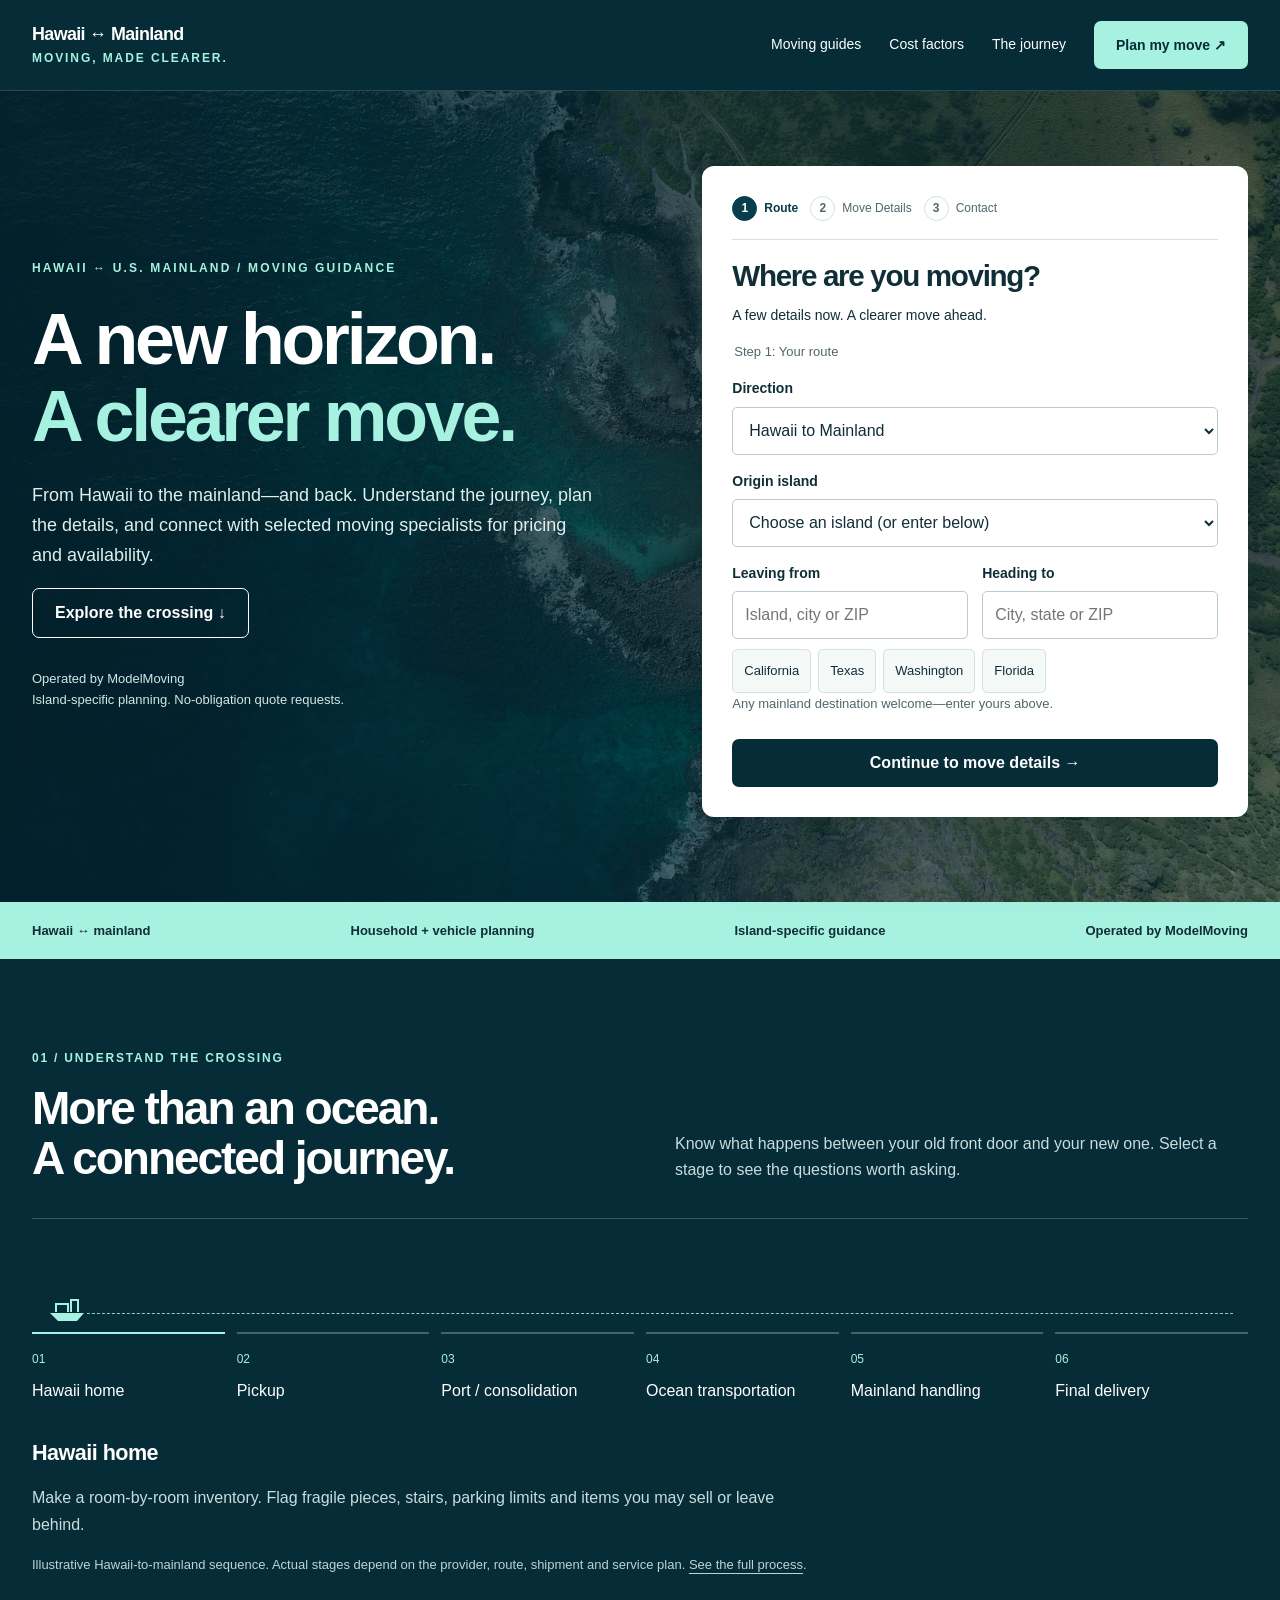
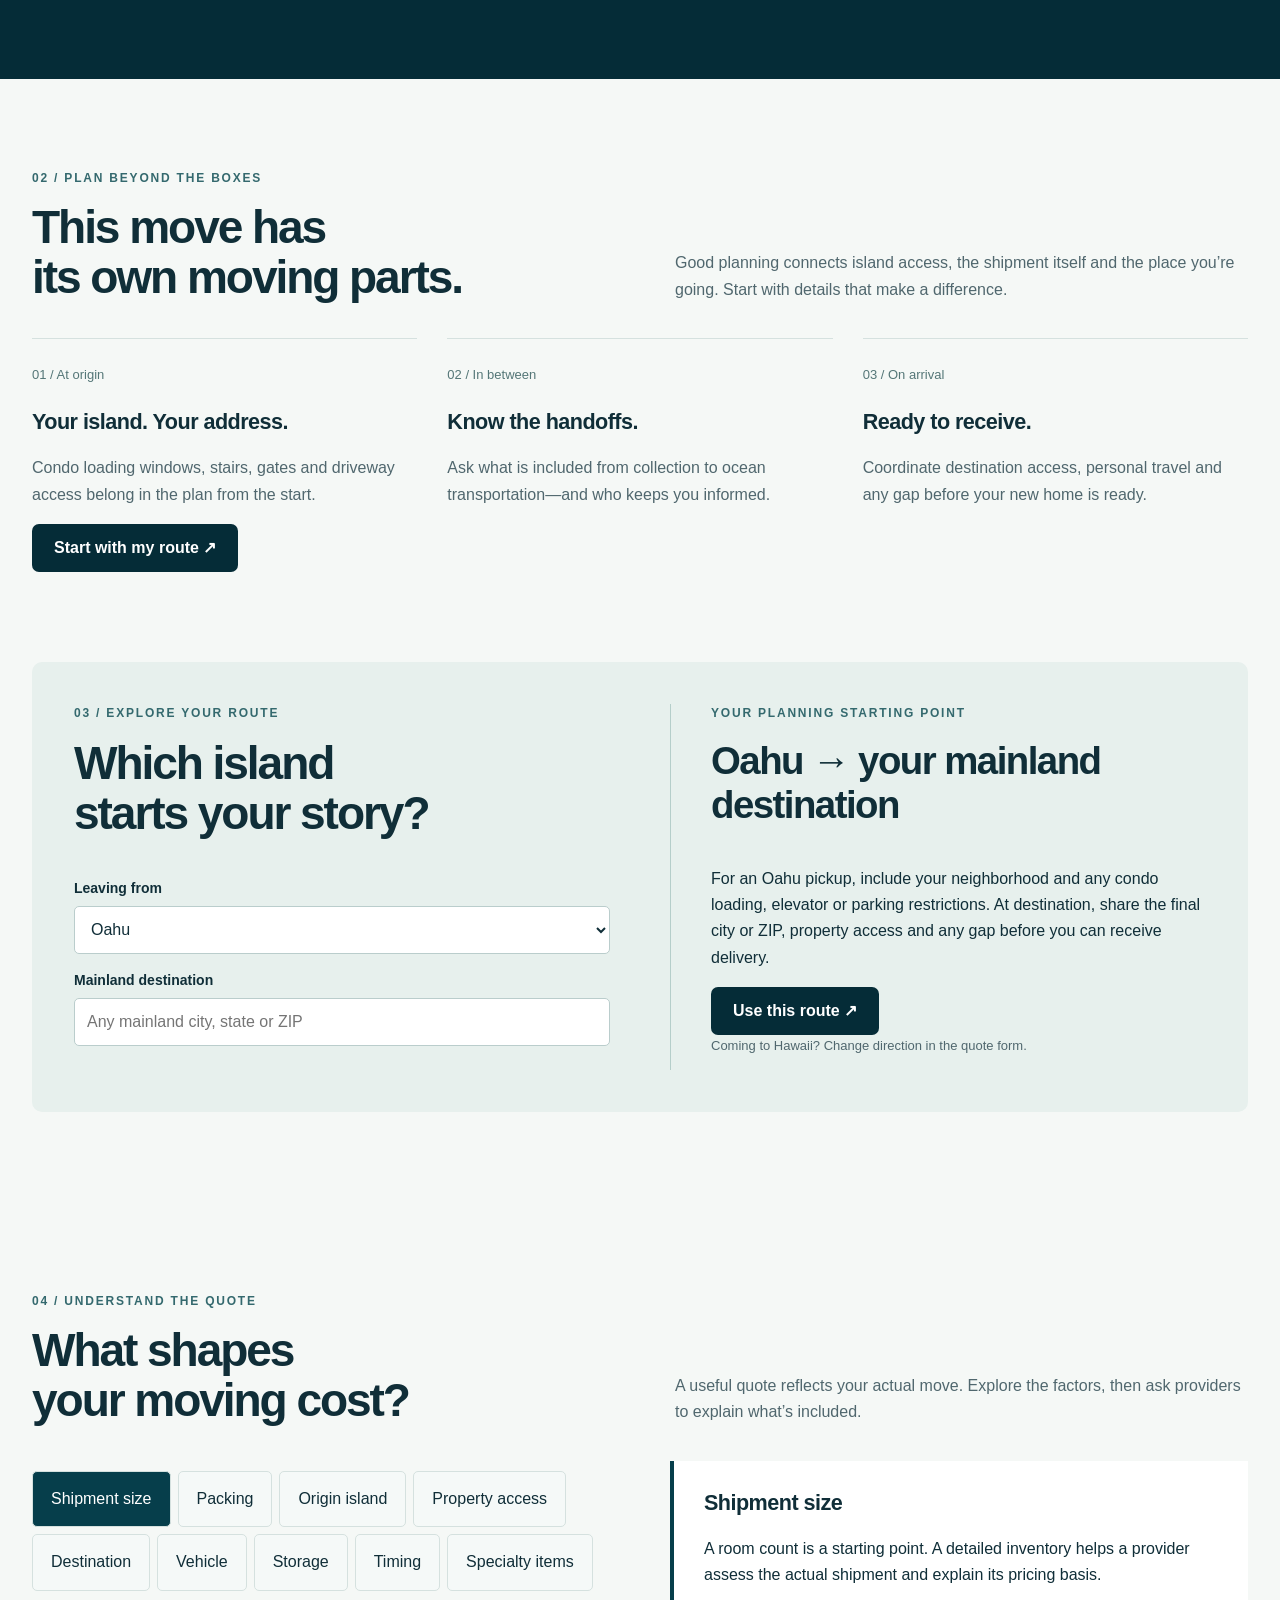
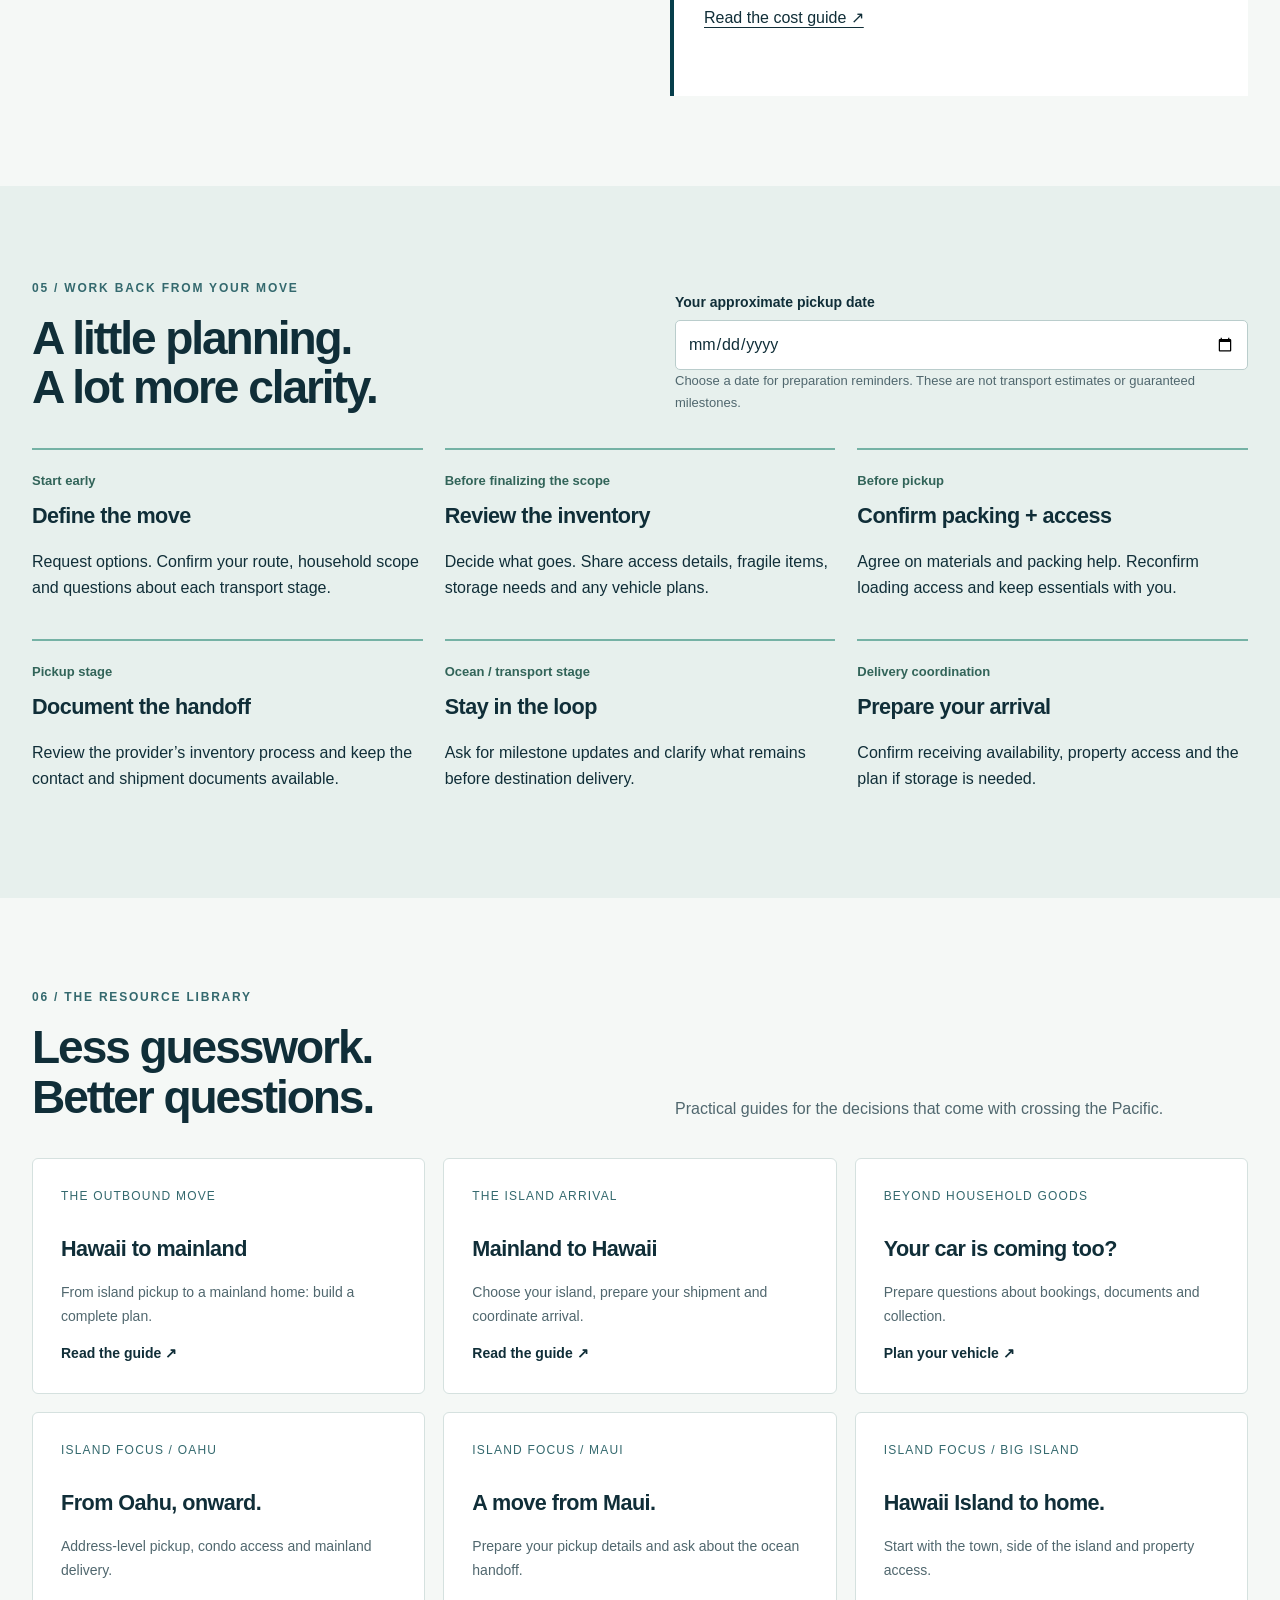
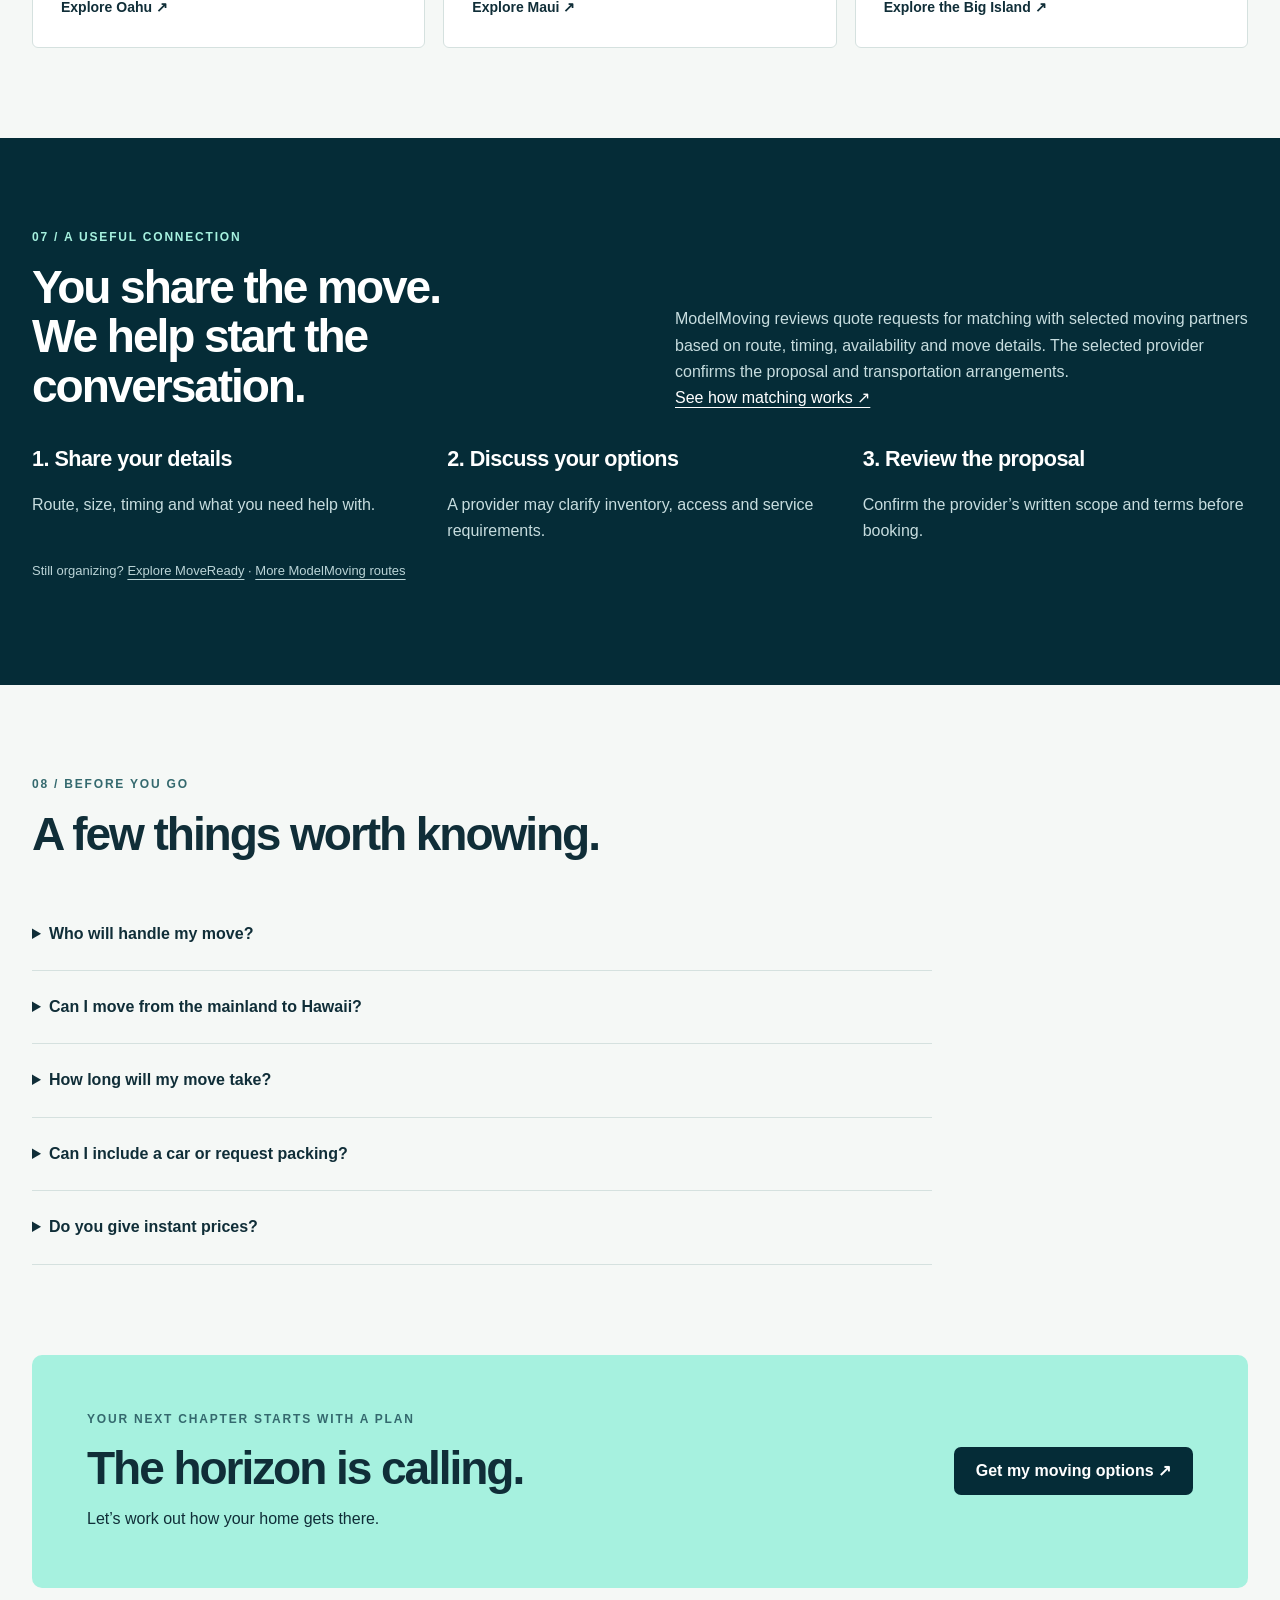
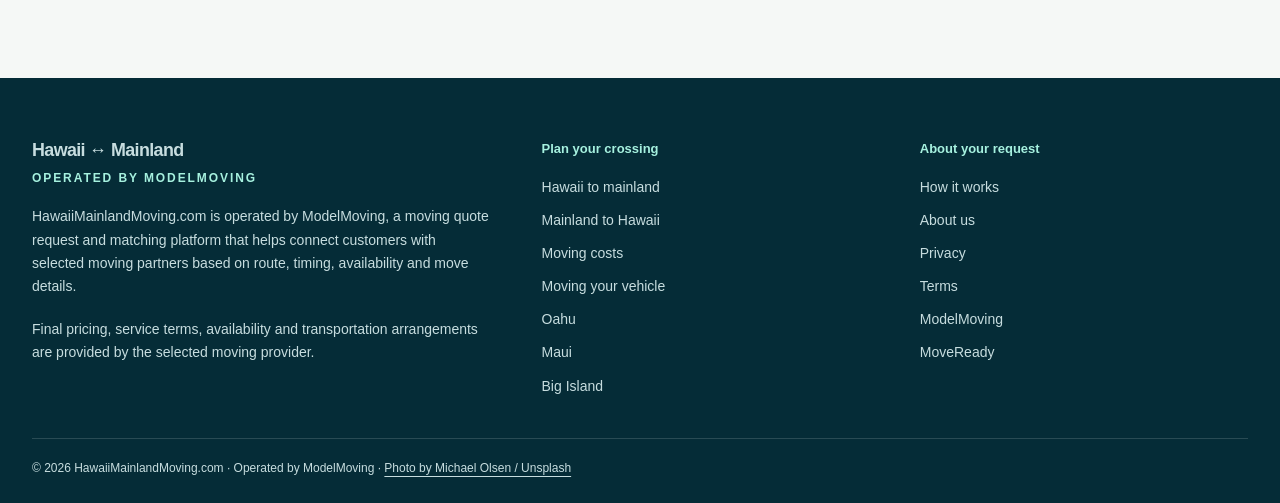
<file: index.html>
<!doctype html><html lang="en"><head><meta charset="utf-8"><meta name="viewport" content="width=device-width,initial-scale=1"><title>Hawaii ↔ Mainland Moving | A Clearer Plan for Your Move</title><meta name="description" content="Plan your Hawaii-mainland move, explore island logistics and cost factors, and request moving options through ModelMoving."><link rel="canonical" href="https://hawaiimainlandmoving.com/"><meta property="og:type" content="website"><meta property="og:title" content="Hawaii ↔ Mainland Moving | A Clearer Plan for Your Move"><meta property="og:description" content="Plan your Hawaii-mainland move, explore island logistics and cost factors, and request moving options through ModelMoving."><meta property="og:url" content="https://hawaiimainlandmoving.com/"><meta property="og:site_name" content="HawaiiMainlandMoving.com"><meta name="twitter:card" content="summary"><meta name="twitter:title" content="Hawaii ↔ Mainland Moving | A Clearer Plan for Your Move"><meta name="twitter:description" content="Plan your Hawaii-mainland move, explore island logistics and cost factors, and request moving options through ModelMoving."><meta name="theme-color" content="#052c37"><link rel="icon" href="/assets/favicon.svg" type="image/svg+xml"><link rel="stylesheet" href="/assets/site.css"><script async src="https://www.googletagmanager.com/gtag/js?id=G-KJPYXXWGEV"></script><script>window.dataLayer=window.dataLayer||[];function gtag(){dataLayer.push(arguments)}gtag('js',new Date());gtag('config','G-KJPYXXWGEV');</script><script type="application/ld+json">{"@context": "https://schema.org", "@graph": [{"@type": "WebSite", "@id": "https://hawaiimainlandmoving.com/#website", "url": "https://hawaiimainlandmoving.com/", "name": "HawaiiMainlandMoving.com"}, {"@type": "WebPage", "@id": "https://hawaiimainlandmoving.com/#webpage", "url": "https://hawaiimainlandmoving.com/", "name": "Hawaii \u2194 Mainland Moving | A Clearer Plan for Your Move", "description": "Plan your Hawaii-mainland move, explore island logistics and cost factors, and request moving options through ModelMoving.", "isPartOf": {"@id": "https://hawaiimainlandmoving.com/#website"}}, {"@type": "FAQPage", "mainEntity": [{"@type": "Question", "name": "Who will handle my move?", "acceptedAnswer": {"@type": "Answer", "text": "HawaiiMainlandMoving.com is operated by ModelMoving, a quote request and matching platform. A selected moving provider confirms availability, pricing, service terms and transportation arrangements."}}, {"@type": "Question", "name": "Can I move from the mainland to Hawaii?", "acceptedAnswer": {"@type": "Answer", "text": "Yes. Choose Mainland to Hawaii in the form and enter your mainland origin and destination island or community."}}, {"@type": "Question", "name": "How long will my move take?", "acceptedAnswer": {"@type": "Answer", "text": "Timing depends on the provider, route, shipment and service plan. Ask about the full sequence from pickup through ocean transport and final delivery, not only the sailing stage."}}, {"@type": "Question", "name": "Can I include a car or request packing?", "acceptedAnswer": {"@type": "Answer", "text": "Yes. Add those needs in the Move Details step. The provider confirms whether they are included in its proposal or require separate arrangements."}}, {"@type": "Question", "name": "Do you give instant prices?", "acceptedAnswer": {"@type": "Answer", "text": "No. The cost explorer explains factors that may influence pricing. Actual quotes come from providers after reviewing the move."}}]}]}</script><script defer src="/assets/site.js"></script></head><body><a class="skip" href="#main">Skip to content</a><header><div class="wrap nav"><a class="brand" href="/">Hawaii ↔ Mainland<small>Moving, made clearer.</small></a><button class="menu" id="menu" aria-controls="navigation" aria-expanded="false" aria-label="Open navigation">☰</button><nav class="navlinks" id="navigation" aria-label="Main navigation"><a href="/hawaii-to-mainland-moving/">Moving guides</a><a href="/hawaii-mainland-moving-cost/">Cost factors</a><a href="/hawaii-moving-shipping-process/">The journey</a><a href="/#quote" class="btn" data-event="hmm_quote_cta_click">Plan my move ↗</a></nav></div></header><main id="main"><section class="hero"><img class="hero-image" src="/assets/ocean-hero.webp" alt="Deep blue ocean along the rocky coastline near Pele’s Chair on Oahu" width="2200" height="1545" fetchpriority="high"><div class="wrap hero-grid"><div><span class="eyebrow">Hawaii ↔ U.S. mainland / Moving guidance</span><h1>A new horizon.<br><em>A clearer move.</em></h1><p class="hero-copy">From Hawaii to the mainland—and back. Understand the journey, plan the details, and connect with selected moving specialists for pricing and availability.</p><a href="#journey" class="btn line">Explore the crossing ↓</a><p class="hero-note">Operated by ModelMoving<br>Island-specific planning. No-obligation quote requests.</p></div><aside class="quote" id="quote" aria-label="Moving quote request"><ol class="steps" aria-label="Quote progress"><li aria-current="step"><b>1</b> Route</li><li><b>2</b> Move Details</li><li><b>3</b> Contact</li></ol><h2 id="form-heading" tabindex="-1">Where are you moving?</h2><p id="route-summary">A few details now. A clearer move ahead.</p><noscript><p>This guided form needs JavaScript. You can also <a href="https://modelmoving.com/?utm_source=hawaiimainlandmoving.com&amp;utm_medium=referral&amp;utm_campaign=nojs">visit ModelMoving</a> for quote help.</p></noscript><form id="quote-form" action="https://api.web3forms.com/submit" method="POST">
<input type="hidden" name="access_key" value="6bc5385c-1b5b-4955-bb2e-fc6da8bc924d"><input type="hidden" name="subject" value="New HawaiiMainlandMoving.com Quote Request"><input type="hidden" name="source" value="HawaiiMainlandMoving.com"><input type="hidden" name="source_site" value="hawaiimainlandmoving.com"><input type="hidden" name="route" value="Hawaii to US Mainland"><input type="hidden" name="route_page" value="HawaiiMainlandMoving.com Homepage"><input type="hidden" name="service_area" value="Hawaii and US Mainland"><input type="hidden" name="lead_type" value="Moving Quote Request"><input type="hidden" name="utm_source"><input type="hidden" name="utm_medium"><input type="hidden" name="utm_campaign"><input type="hidden" name="traffic_source"><input type="hidden" name="traffic_medium"><input type="hidden" name="traffic_campaign"><input type="hidden" name="landing_page"><input type="hidden" name="current_page_url"><input type="hidden" name="referrer"><input type="hidden" name="referring_site"><div class="honeypot" aria-hidden="true"><label>Leave this unchecked<input type="checkbox" name="botcheck" tabindex="-1"></label></div>
<fieldset data-step="0"><legend class="fine">Step 1: Your route</legend><label for="direction">Direction</label><select id="direction"><option value="from-hawaii">Hawaii to Mainland</option><option value="to-hawaii">Mainland to Hawaii</option></select><label for="island" id="island-label">Origin island</label><select id="island"><option value="">Choose an island (or enter below)</option><option>Oahu</option><option>Maui</option><option>Big Island</option><option>Kauai</option><option>Other Hawaii location</option></select><div class="row"><div><label for="moving-from">Leaving from</label><input id="moving-from" name="moving_from" required placeholder="Island, city or ZIP" autocomplete="off" maxlength="180"></div><div><label for="moving-to">Heading to</label><input id="moving-to" name="moving_to" required placeholder="City, state or ZIP" autocomplete="off" maxlength="180"></div></div><div class="chips" aria-label="Popular mainland states"><button class="chip" type="button" data-destination="California">California</button><button class="chip" type="button" data-destination="Texas">Texas</button><button class="chip" type="button" data-destination="Washington">Washington</button><button class="chip" type="button" data-destination="Florida">Florida</button></div><p class="fine">Any mainland destination welcome—enter yours above.</p><div class="form-actions"><button type="button" class="btn dark next" data-next>Continue to move details →</button></div></fieldset>
<fieldset data-step="1" hidden><legend class="fine">Step 2: Your move details</legend><div class="row"><div><label for="move-date">Estimated move date (optional)</label><input type="date" id="move-date" name="move_date"></div><div><label for="move-size">Move size</label><select id="move-size" name="move_size" required><option value="">Select size</option><option>Studio</option><option>1 Bedroom</option><option>2 Bedroom</option><option>3 Bedroom</option><option>4 Bedroom</option><option>5+ Bedroom</option><option>Storage Unit</option><option>Office / Commercial</option><option>Other</option></select></div></div><div class="row"><div><label for="vehicle">Moving a vehicle too?</label><select id="vehicle"><option>Not sure</option><option>Yes</option><option>No</option></select></div><div><label for="packing">Need packing help?</label><select id="packing"><option>Not sure</option><option>Yes</option><option>No</option></select></div></div><p class="fine">An approximate date is fine. Your provider will confirm service availability and scheduling.</p><div class="form-actions"><button type="button" class="btn line" data-back>Back</button><button type="button" class="btn dark next" data-next>Continue to contact →</button></div></fieldset>
<fieldset data-step="2" hidden><legend class="fine">Step 3: Your contact details</legend><label for="full-name">Full name</label><input id="full-name" name="full_name" autocomplete="name" minlength="2" maxlength="120" required><div class="row"><div><label for="phone">Phone</label><input id="phone" type="tel" name="phone" autocomplete="tel" required maxlength="40"></div><div><label for="email">Email</label><input id="email" type="email" name="email" autocomplete="email" required maxlength="254"></div></div><label for="notes">Anything else? (optional)</label><textarea id="notes" name="notes" maxlength="4000" placeholder="Access, storage, fragile items, flexible dates…"></textarea><p class="consent">No obligation. By submitting this form, you agree that ModelMoving and selected moving partners may contact you about your moving quote request by phone, text, or email. Message/data rates may apply. Consent is not required to purchase services. <a href="/privacy/">Privacy</a> · <a href="/terms/">Terms</a></p><div class="form-actions"><button type="button" class="btn line" data-back>Back</button><button type="submit" id="submit" class="btn dark submit">Get My Moving Options</button></div><p class="fine">ModelMoving matches requests. Your selected provider confirms pricing and transportation arrangements.</p></fieldset><div id="form-status" class="status" role="status" aria-live="polite" tabindex="-1"></div></form></aside></div></section>
<div class="band"><div class="wrap"><span>Hawaii ↔ mainland</span><span>Household + vehicle planning</span><span>Island-specific guidance</span><span>Operated by ModelMoving</span></div></div>
<section class="section dark-section" id="journey"><div class="wrap"><div class="section-head"><div><div class="kicker">01 / Understand the crossing</div><h2>More than an ocean.<br>A connected journey.</h2></div><p>Know what happens between your old front door and your new one. Select a stage to see the questions worth asking.</p></div><div class="journey"><div class="journey-track" aria-hidden="true"><svg class="ship" viewBox="0 0 40 30" fill="none"><path d="M3 18h34l-7 8H11L3 18Z" fill="currentColor"/><path d="M9 17V9h12v8M24 17V5h7v12" stroke="currentColor" stroke-width="2"/></svg></div><div class="journey-stages"><button class="stage" data-stage="0" aria-pressed="true"><span>01</span>Hawaii home</button><button class="stage" data-stage="1" aria-pressed="false"><span>02</span>Pickup</button><button class="stage" data-stage="2" aria-pressed="false"><span>03</span>Port / consolidation</button><button class="stage" data-stage="3" aria-pressed="false"><span>04</span>Ocean transportation</button><button class="stage" data-stage="4" aria-pressed="false"><span>05</span>Mainland handling</button><button class="stage" data-stage="5" aria-pressed="false"><span>06</span>Final delivery</button></div><div class="journey-detail" aria-live="polite"><h3 id="journey-title">Hawaii home</h3><p id="journey-copy">Make a room-by-room inventory. Flag fragile pieces, stairs, parking limits and items you may sell or leave behind.</p></div><p class="fine">Illustrative Hawaii-to-mainland sequence. Actual stages depend on the provider, route, shipment and service plan. <a href="/hawaii-moving-shipping-process/" data-event="hmm_guide_click">See the full process</a>.</p></div></div></section>
<section class="section"><div class="wrap"><div class="section-head"><div><div class="kicker">02 / Plan beyond the boxes</div><h2>This move has<br>its own moving parts.</h2></div><p>Good planning connects island access, the shipment itself and the place you’re going. Start with details that make a difference.</p></div><div class="feature-grid"><article class="feature"><span class="number">01 / At origin</span><h3>Your island. Your address.</h3><p>Condo loading windows, stairs, gates and driveway access belong in the plan from the start.</p></article><article class="feature"><span class="number">02 / In between</span><h3>Know the handoffs.</h3><p>Ask what is included from collection to ocean transportation—and who keeps you informed.</p></article><article class="feature"><span class="number">03 / On arrival</span><h3>Ready to receive.</h3><p>Coordinate destination access, personal travel and any gap before your new home is ready.</p></article></div><a class="btn dark" href="#quote" data-event="hmm_quote_cta_click">Start with my route ↗</a></div></section>
<section class="section" style="padding-top:0" id="routes"><div class="wrap explorer"><div><div class="kicker">03 / Explore your route</div><h2>Which island<br>starts your story?</h2><label for="explore-island">Leaving from</label><select id="explore-island"><option>Oahu</option><option>Maui</option><option>Big Island</option><option>Kauai</option></select><label for="explore-destination">Mainland destination</label><input id="explore-destination" placeholder="Any mainland city, state or ZIP" maxlength="180"></div><div class="route-output" aria-live="polite"><div class="kicker">Your planning starting point</div><p class="route-name" id="explore-route">Oahu → your mainland destination</p><p id="explore-copy">For an Oahu pickup, include your neighborhood and any condo loading, elevator or parking restrictions. At destination, share the final city or ZIP, property access and any gap before you can receive delivery.</p><button class="btn dark" id="use-route" type="button">Use this route ↗</button><p class="fine">Coming to Hawaii? Change direction in the quote form.</p></div></div></section>
<section class="section" id="cost"><div class="wrap"><div class="section-head"><div><div class="kicker">04 / Understand the quote</div><h2>What shapes<br>your moving cost?</h2></div><p>A useful quote reflects your actual move. Explore the factors, then ask providers to explain what’s included.</p></div><div class="cost-layout"><div class="chips" aria-label="Cost factors"><button class="chip" data-factor="Size" aria-pressed="true">Shipment size</button><button class="chip" data-factor="Packing" aria-pressed="false">Packing</button><button class="chip" data-factor="Island" aria-pressed="false">Origin island</button><button class="chip" data-factor="Access" aria-pressed="false">Property access</button><button class="chip" data-factor="Destination" aria-pressed="false">Destination</button><button class="chip" data-factor="Vehicle" aria-pressed="false">Vehicle</button><button class="chip" data-factor="Storage" aria-pressed="false">Storage</button><button class="chip" data-factor="Timing" aria-pressed="false">Timing</button><button class="chip" data-factor="Specialty" aria-pressed="false">Specialty items</button></div><div class="cost-detail" aria-live="polite"><h3 id="cost-title">Shipment size</h3><p id="cost-copy">A room count is a starting point. A detailed inventory helps a provider assess the actual shipment and explain its pricing basis.</p><a href="/hawaii-mainland-moving-cost/" data-event="hmm_guide_click">Read the cost guide ↗</a></div></div></div></section>
<section class="section" style="background:#e7f0ed" id="timeline"><div class="wrap"><div class="section-head"><div><div class="kicker">05 / Work back from your move</div><h2>A little planning.<br>A lot more clarity.</h2></div><div><label for="timeline-date">Your approximate pickup date</label><input type="date" id="timeline-date"><p class="fine" id="timeline-intro">Choose a date for preparation reminders. These are not transport estimates or guaranteed milestones.</p></div></div><div class="timeline"><article><time id="plan-time">Start early</time><h3>Define the move</h3><p>Request options. Confirm your route, household scope and questions about each transport stage.</p></article><article><time id="inventory-time">Before finalizing the scope</time><h3>Review the inventory</h3><p>Decide what goes. Share access details, fragile items, storage needs and any vehicle plans.</p></article><article><time id="packing-time">Before pickup</time><h3>Confirm packing + access</h3><p>Agree on materials and packing help. Reconfirm loading access and keep essentials with you.</p></article><article><time>Pickup stage</time><h3>Document the handoff</h3><p>Review the provider’s inventory process and keep the contact and shipment documents available.</p></article><article><time>Ocean / transport stage</time><h3>Stay in the loop</h3><p>Ask for milestone updates and clarify what remains before destination delivery.</p></article><article><time>Delivery coordination</time><h3>Prepare your arrival</h3><p>Confirm receiving availability, property access and the plan if storage is needed.</p></article></div></div></section>
<section class="section" id="guides"><div class="wrap"><div class="section-head"><div><div class="kicker">06 / The resource library</div><h2>Less guesswork.<br>Better questions.</h2></div><p>Practical guides for the decisions that come with crossing the Pacific.</p></div><div class="guide-grid"><a class="guide-card" href="/hawaii-to-mainland-moving/" data-event="hmm_guide_click"><small>The outbound move</small><h3>Hawaii to mainland</h3><p>From island pickup to a mainland home: build a complete plan.</p><strong>Read the guide ↗</strong></a><a class="guide-card" href="/mainland-to-hawaii-moving/" data-event="hmm_guide_click"><small>The island arrival</small><h3>Mainland to Hawaii</h3><p>Choose your island, prepare your shipment and coordinate arrival.</p><strong>Read the guide ↗</strong></a><a class="guide-card" href="/moving-a-car-from-hawaii-to-mainland/" data-event="hmm_guide_click"><small>Beyond household goods</small><h3>Your car is coming too?</h3><p>Prepare questions about bookings, documents and collection.</p><strong>Plan your vehicle ↗</strong></a><a class="guide-card" href="/oahu-to-mainland-moving/" data-event="hmm_guide_click"><small>Island focus / Oahu</small><h3>From Oahu, onward.</h3><p>Address-level pickup, condo access and mainland delivery.</p><strong>Explore Oahu ↗</strong></a><a class="guide-card" href="/maui-to-mainland-moving/" data-event="hmm_guide_click"><small>Island focus / Maui</small><h3>A move from Maui.</h3><p>Prepare your pickup details and ask about the ocean handoff.</p><strong>Explore Maui ↗</strong></a><a class="guide-card" href="/big-island-to-mainland-moving/" data-event="hmm_guide_click"><small>Island focus / Big Island</small><h3>Hawaii Island to home.</h3><p>Start with the town, side of the island and property access.</p><strong>Explore the Big Island ↗</strong></a></div></div></section>
<section class="section dark-section"><div class="wrap"><div class="section-head"><div><div class="kicker">07 / A useful connection</div><h2>You share the move.<br>We help start the conversation.</h2></div><div><p>ModelMoving reviews quote requests for matching with selected moving partners based on route, timing, availability and move details. The selected provider confirms the proposal and transportation arrangements.</p><a href="/how-it-works/">See how matching works ↗</a></div></div><div class="feature-grid"><div><h3>1. Share your details</h3><p>Route, size, timing and what you need help with.</p></div><div><h3>2. Discuss your options</h3><p>A provider may clarify inventory, access and service requirements.</p></div><div><h3>3. Review the proposal</h3><p>Confirm the provider’s written scope and terms before booking.</p></div></div><p class="fine">Still organizing? <a href="https://moveready.modelmoving.com/?utm_source=hawaiimainlandmoving.com&amp;utm_medium=referral&amp;utm_campaign=homepage_planning" data-event="hmm_moveready_click" target="_blank" rel="noopener">Explore MoveReady</a> · <a href="https://routes.modelmoving.com/?utm_source=hawaiimainlandmoving.com&amp;utm_medium=referral&amp;utm_campaign=homepage_routes" data-event="hmm_modelmoving_click" target="_blank" rel="noopener">More ModelMoving routes</a></p></div></section>
<section class="section"><div class="wrap"><div class="kicker">08 / Before you go</div><h2>A few things worth knowing.</h2><div class="faq"><details><summary>Who will handle my move?</summary><p>HawaiiMainlandMoving.com is operated by ModelMoving, a quote request and matching platform. A selected moving provider confirms availability, pricing, service terms and transportation arrangements.</p></details><details><summary>Can I move from the mainland to Hawaii?</summary><p>Yes. Choose Mainland to Hawaii in the form and enter your mainland origin and destination island or community.</p></details><details><summary>How long will my move take?</summary><p>Timing depends on the provider, route, shipment and service plan. Ask about the full sequence from pickup through ocean transport and final delivery, not only the sailing stage.</p></details><details><summary>Can I include a car or request packing?</summary><p>Yes. Add those needs in the Move Details step. The provider confirms whether they are included in its proposal or require separate arrangements.</p></details><details><summary>Do you give instant prices?</summary><p>No. The cost explorer explains factors that may influence pricing. Actual quotes come from providers after reviewing the move.</p></details></div></div></section><section class="section" style="padding-top:0"><div class="wrap cta"><div><div class="kicker">Your next chapter starts with a plan</div><h2>The horizon is calling.</h2><p>Let’s work out how your home gets there.</p></div><a class="btn dark" href="#quote" data-event="hmm_quote_cta_click">Get my moving options ↗</a></div></section></main>
<footer><div class="wrap"><div class="footer-grid"><div><a class="brand" href="/">Hawaii ↔ Mainland<small>Operated by ModelMoving</small></a><p>HawaiiMainlandMoving.com is operated by ModelMoving, a moving quote request and matching platform that helps connect customers with selected moving partners based on route, timing, availability and move details.</p><p>Final pricing, service terms, availability and transportation arrangements are provided by the selected moving provider.</p></div><div class="footer-links"><strong>Plan your crossing</strong><a href="/hawaii-to-mainland-moving/">Hawaii to mainland</a><a href="/mainland-to-hawaii-moving/">Mainland to Hawaii</a><a href="/hawaii-mainland-moving-cost/">Moving costs</a><a href="/moving-a-car-from-hawaii-to-mainland/">Moving your vehicle</a><a href="/oahu-to-mainland-moving/">Oahu</a><a href="/maui-to-mainland-moving/">Maui</a><a href="/big-island-to-mainland-moving/">Big Island</a></div><div class="footer-links"><strong>About your request</strong><a href="/how-it-works/">How it works</a><a href="/about/">About us</a><a href="/privacy/">Privacy</a><a href="/terms/">Terms</a><a href="https://modelmoving.com/?utm_source=hawaiimainlandmoving.com&amp;utm_medium=referral&amp;utm_campaign=homepage_footer" data-event="hmm_modelmoving_click" target="_blank" rel="noopener">ModelMoving</a><a href="https://moveready.modelmoving.com/?utm_source=hawaiimainlandmoving.com&amp;utm_medium=referral&amp;utm_campaign=homepage_ready" data-event="hmm_moveready_click" target="_blank" rel="noopener">MoveReady</a></div></div><div class="copyright">© 2026 HawaiiMainlandMoving.com · Operated by ModelMoving · <a href="https://unsplash.com/photos/93B6TiJlk5Y" target="_blank" rel="noopener">Photo by Michael Olsen / Unsplash</a></div></div></footer></body></html>
</file>
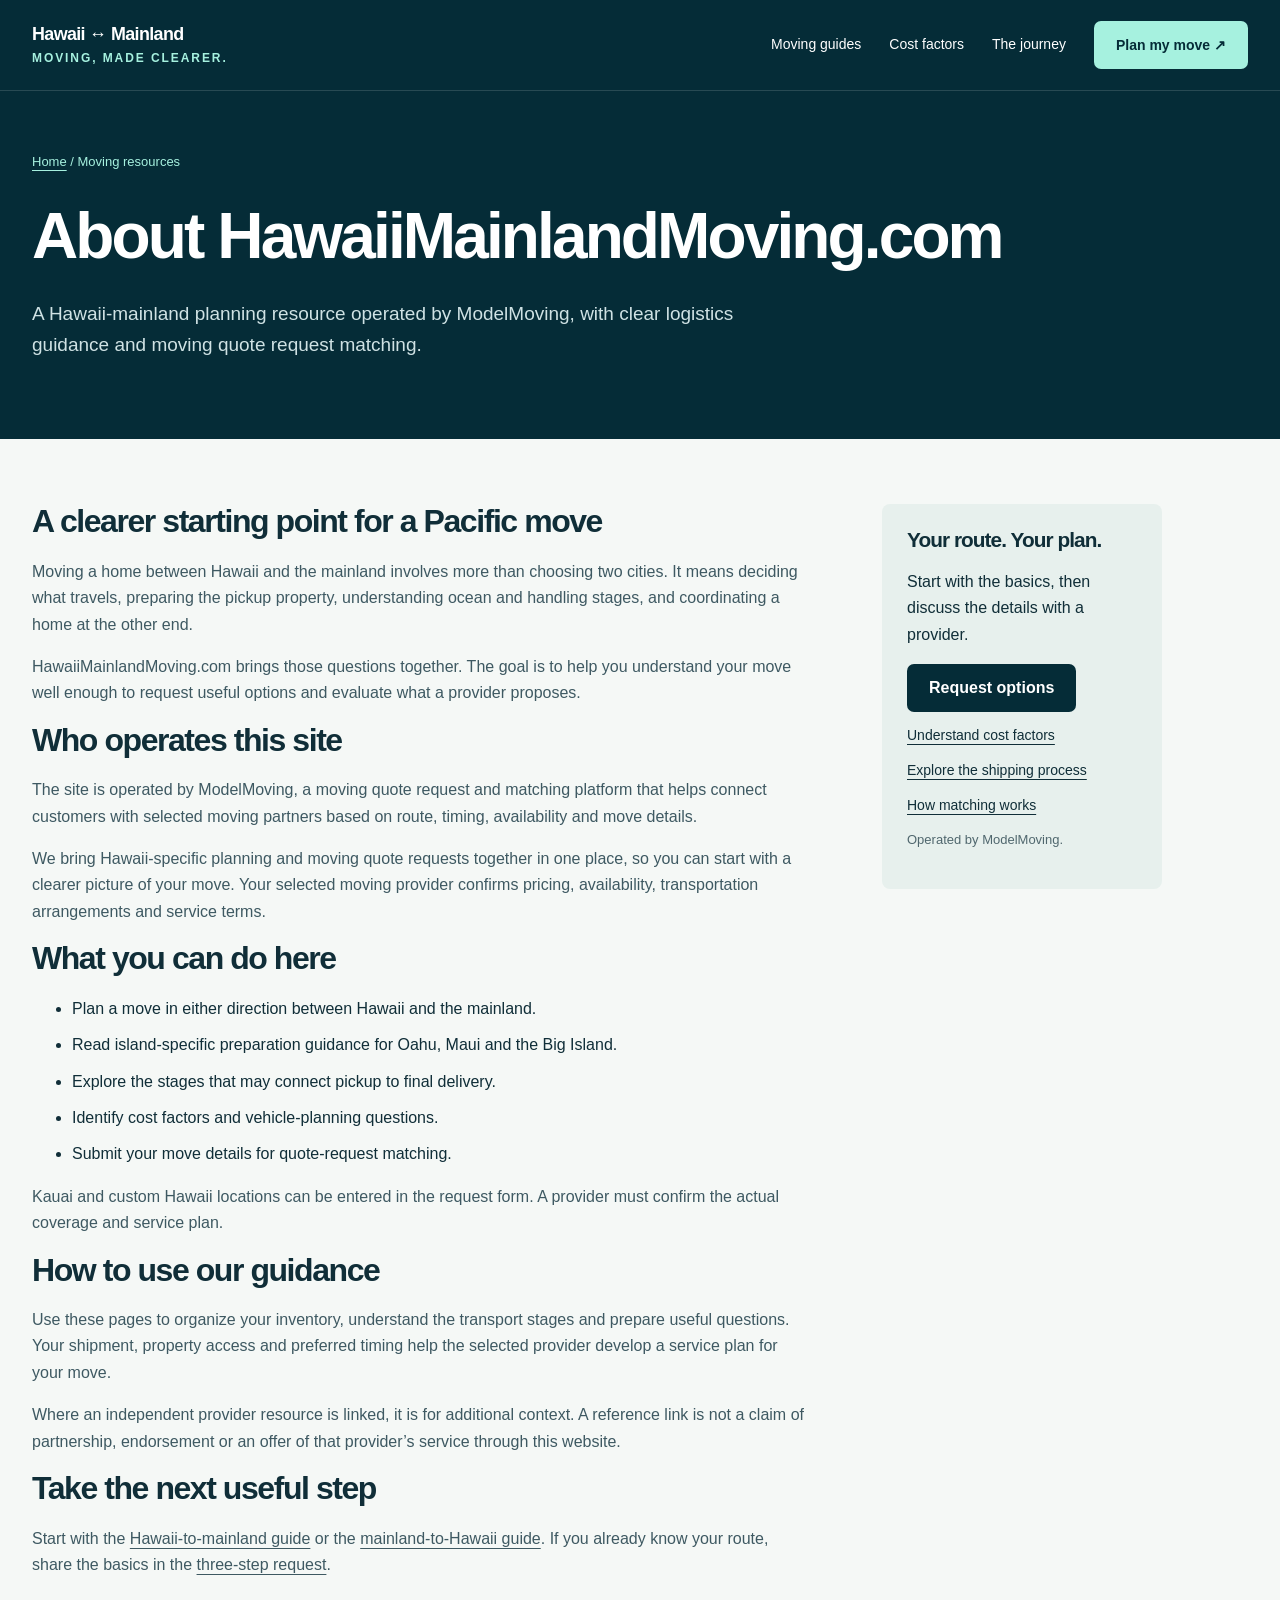
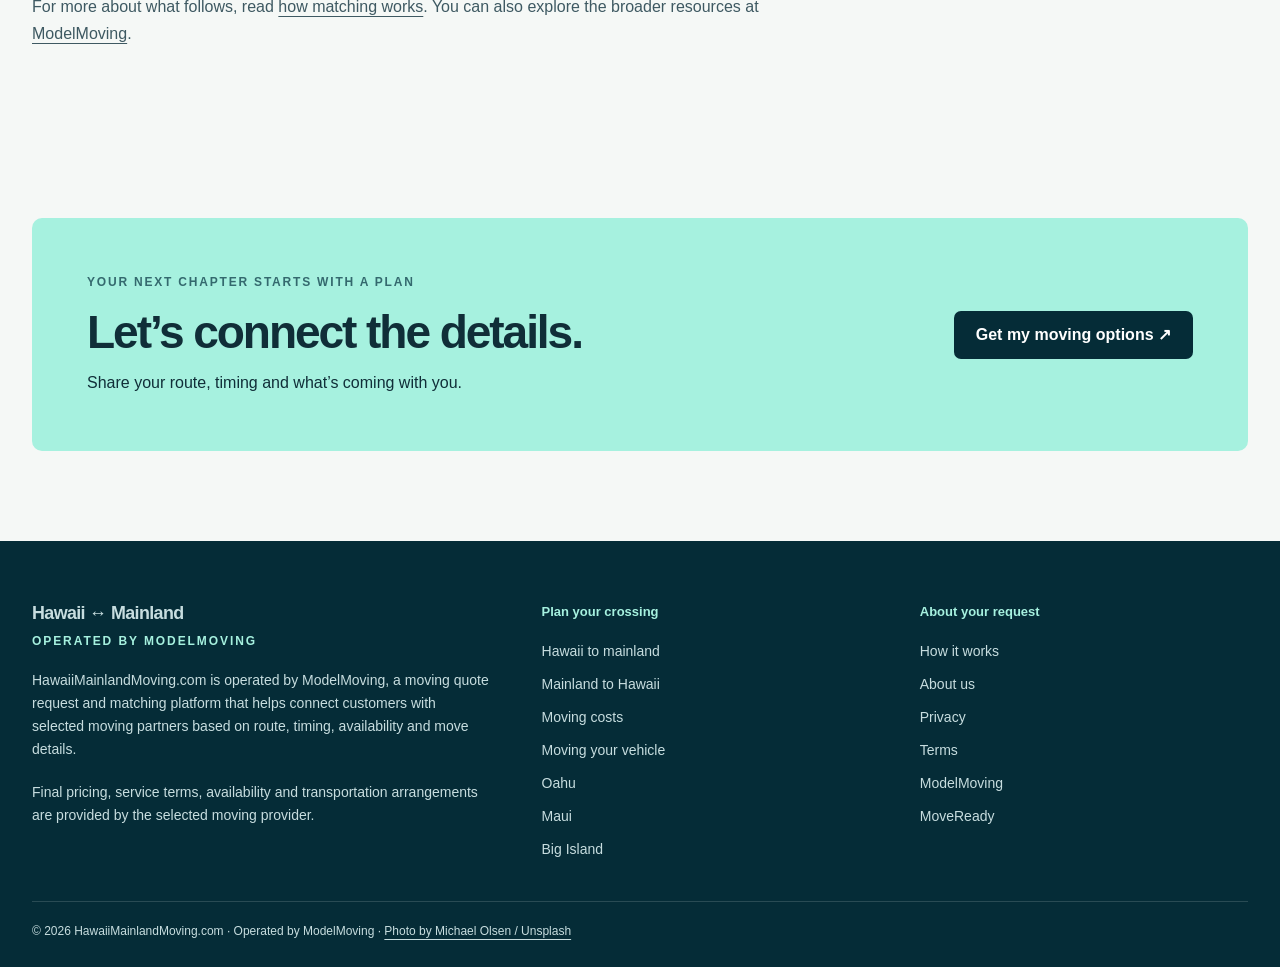
<file: about/index.html>
<!doctype html><html lang="en"><head><meta charset="utf-8"><meta name="viewport" content="width=device-width,initial-scale=1"><title>About HawaiiMainlandMoving.com | Operated by ModelMoving</title><meta name="description" content="A Hawaii-mainland planning resource operated by ModelMoving, with clear logistics guidance and moving quote request matching."><link rel="canonical" href="https://hawaiimainlandmoving.com/about/"><meta property="og:type" content="website"><meta property="og:title" content="About HawaiiMainlandMoving.com | Operated by ModelMoving"><meta property="og:description" content="A Hawaii-mainland planning resource operated by ModelMoving, with clear logistics guidance and moving quote request matching."><meta property="og:url" content="https://hawaiimainlandmoving.com/about/"><meta property="og:site_name" content="HawaiiMainlandMoving.com"><meta name="twitter:card" content="summary"><meta name="twitter:title" content="About HawaiiMainlandMoving.com | Operated by ModelMoving"><meta name="twitter:description" content="A Hawaii-mainland planning resource operated by ModelMoving, with clear logistics guidance and moving quote request matching."><meta name="theme-color" content="#052c37"><link rel="icon" href="/assets/favicon.svg" type="image/svg+xml"><link rel="stylesheet" href="/assets/site.css"><script async src="https://www.googletagmanager.com/gtag/js?id=G-KJPYXXWGEV"></script><script>window.dataLayer=window.dataLayer||[];function gtag(){dataLayer.push(arguments)}gtag('js',new Date());gtag('config','G-KJPYXXWGEV');</script><script type="application/ld+json">{"@context": "https://schema.org", "@graph": [{"@type": "WebSite", "@id": "https://hawaiimainlandmoving.com/#website", "url": "https://hawaiimainlandmoving.com/", "name": "HawaiiMainlandMoving.com"}, {"@type": "WebPage", "@id": "https://hawaiimainlandmoving.com/about/#webpage", "url": "https://hawaiimainlandmoving.com/about/", "name": "About HawaiiMainlandMoving.com | Operated by ModelMoving", "description": "A Hawaii-mainland planning resource operated by ModelMoving, with clear logistics guidance and moving quote request matching.", "isPartOf": {"@id": "https://hawaiimainlandmoving.com/#website"}}]}</script><script defer src="/assets/site.js"></script></head><body><a class="skip" href="#main">Skip to content</a><header><div class="wrap nav"><a class="brand" href="/">Hawaii ↔ Mainland<small>Moving, made clearer.</small></a><button class="menu" id="menu" aria-controls="navigation" aria-expanded="false" aria-label="Open navigation">☰</button><nav class="navlinks" id="navigation" aria-label="Main navigation"><a href="/hawaii-to-mainland-moving/">Moving guides</a><a href="/hawaii-mainland-moving-cost/">Cost factors</a><a href="/hawaii-moving-shipping-process/">The journey</a><a href="/#quote" class="btn" data-event="hmm_quote_cta_click">Plan my move ↗</a></nav></div></header><main id="main"><div class="article-hero"><div class="wrap"><div class="breadcrumb"><a href="/">Home</a> / Moving resources</div><h1>About HawaiiMainlandMoving.com</h1><p>A Hawaii-mainland planning resource operated by ModelMoving, with clear logistics guidance and moving quote request matching.</p></div></div><div class="wrap article-layout"><article class="article-body"><section><h2>A clearer starting point for a Pacific move</h2><p>Moving a home between Hawaii and the mainland involves more than choosing two cities. It means deciding what travels, preparing the pickup property, understanding ocean and handling stages, and coordinating a home at the other end.</p><p>HawaiiMainlandMoving.com brings those questions together. The goal is to help you understand your move well enough to request useful options and evaluate what a provider proposes.</p></section><section><h2>Who operates this site</h2><p>The site is operated by ModelMoving, a moving quote request and matching platform that helps connect customers with selected moving partners based on route, timing, availability and move details.</p><p>We bring Hawaii-specific planning and moving quote requests together in one place, so you can start with a clearer picture of your move. Your selected moving provider confirms pricing, availability, transportation arrangements and service terms.</p></section><section><h2>What you can do here</h2><ul><li>Plan a move in either direction between Hawaii and the mainland.</li><li>Read island-specific preparation guidance for Oahu, Maui and the Big Island.</li><li>Explore the stages that may connect pickup to final delivery.</li><li>Identify cost factors and vehicle-planning questions.</li><li>Submit your move details for quote-request matching.</li></ul><p>Kauai and custom Hawaii locations can be entered in the request form. A provider must confirm the actual coverage and service plan.</p></section><section><h2>How to use our guidance</h2><p>Use these pages to organize your inventory, understand the transport stages and prepare useful questions. Your shipment, property access and preferred timing help the selected provider develop a service plan for your move.</p><p>Where an independent provider resource is linked, it is for additional context. A reference link is not a claim of partnership, endorsement or an offer of that provider’s service through this website.</p></section><section><h2>Take the next useful step</h2><p>Start with the <a href="/hawaii-to-mainland-moving/">Hawaii-to-mainland guide</a> or the <a href="/mainland-to-hawaii-moving/">mainland-to-Hawaii guide</a>. If you already know your route, share the basics in the <a href="/#quote" data-event="hmm_quote_cta_click">three-step request</a>.</p><p>For more about what follows, read <a href="/how-it-works/">how matching works</a>. You can also explore the broader resources at <a href="https://modelmoving.com/?utm_source=hawaiimainlandmoving.com&amp;utm_medium=referral&amp;utm_campaign=about" data-event="hmm_modelmoving_click">ModelMoving</a>.</p></section></article><aside class="article-side"><h2>Your route. Your plan.</h2><p>Start with the basics, then discuss the details with a provider.</p><a class="btn dark" href="/#quote" data-event="hmm_quote_cta_click">Request options</a><a href="/hawaii-mainland-moving-cost/">Understand cost factors</a><a href="/hawaii-moving-shipping-process/">Explore the shipping process</a><a href="/how-it-works/">How matching works</a><p class="fine">Operated by ModelMoving.</p></aside></div><section class="section"><div class="wrap cta"><div><div class="kicker">Your next chapter starts with a plan</div><h2>Let’s connect the details.</h2><p>Share your route, timing and what’s coming with you.</p></div><a class="btn dark" href="/#quote" data-event="hmm_quote_cta_click">Get my moving options ↗</a></div></section></main><footer><div class="wrap"><div class="footer-grid"><div><a class="brand" href="/">Hawaii ↔ Mainland<small>Operated by ModelMoving</small></a><p>HawaiiMainlandMoving.com is operated by ModelMoving, a moving quote request and matching platform that helps connect customers with selected moving partners based on route, timing, availability and move details.</p><p>Final pricing, service terms, availability and transportation arrangements are provided by the selected moving provider.</p></div><div class="footer-links"><strong>Plan your crossing</strong><a href="/hawaii-to-mainland-moving/">Hawaii to mainland</a><a href="/mainland-to-hawaii-moving/">Mainland to Hawaii</a><a href="/hawaii-mainland-moving-cost/">Moving costs</a><a href="/moving-a-car-from-hawaii-to-mainland/">Moving your vehicle</a><a href="/oahu-to-mainland-moving/">Oahu</a><a href="/maui-to-mainland-moving/">Maui</a><a href="/big-island-to-mainland-moving/">Big Island</a></div><div class="footer-links"><strong>About your request</strong><a href="/how-it-works/">How it works</a><a href="/about/">About us</a><a href="/privacy/">Privacy</a><a href="/terms/">Terms</a><a href="https://modelmoving.com/?utm_source=hawaiimainlandmoving.com&amp;utm_medium=referral&amp;utm_campaign=about_footer" data-event="hmm_modelmoving_click" target="_blank" rel="noopener">ModelMoving</a><a href="https://moveready.modelmoving.com/?utm_source=hawaiimainlandmoving.com&amp;utm_medium=referral&amp;utm_campaign=about_ready" data-event="hmm_moveready_click" target="_blank" rel="noopener">MoveReady</a></div></div><div class="copyright">© 2026 HawaiiMainlandMoving.com · Operated by ModelMoving · <a href="https://unsplash.com/photos/93B6TiJlk5Y" target="_blank" rel="noopener">Photo by Michael Olsen / Unsplash</a></div></div></footer></body></html>
</file>
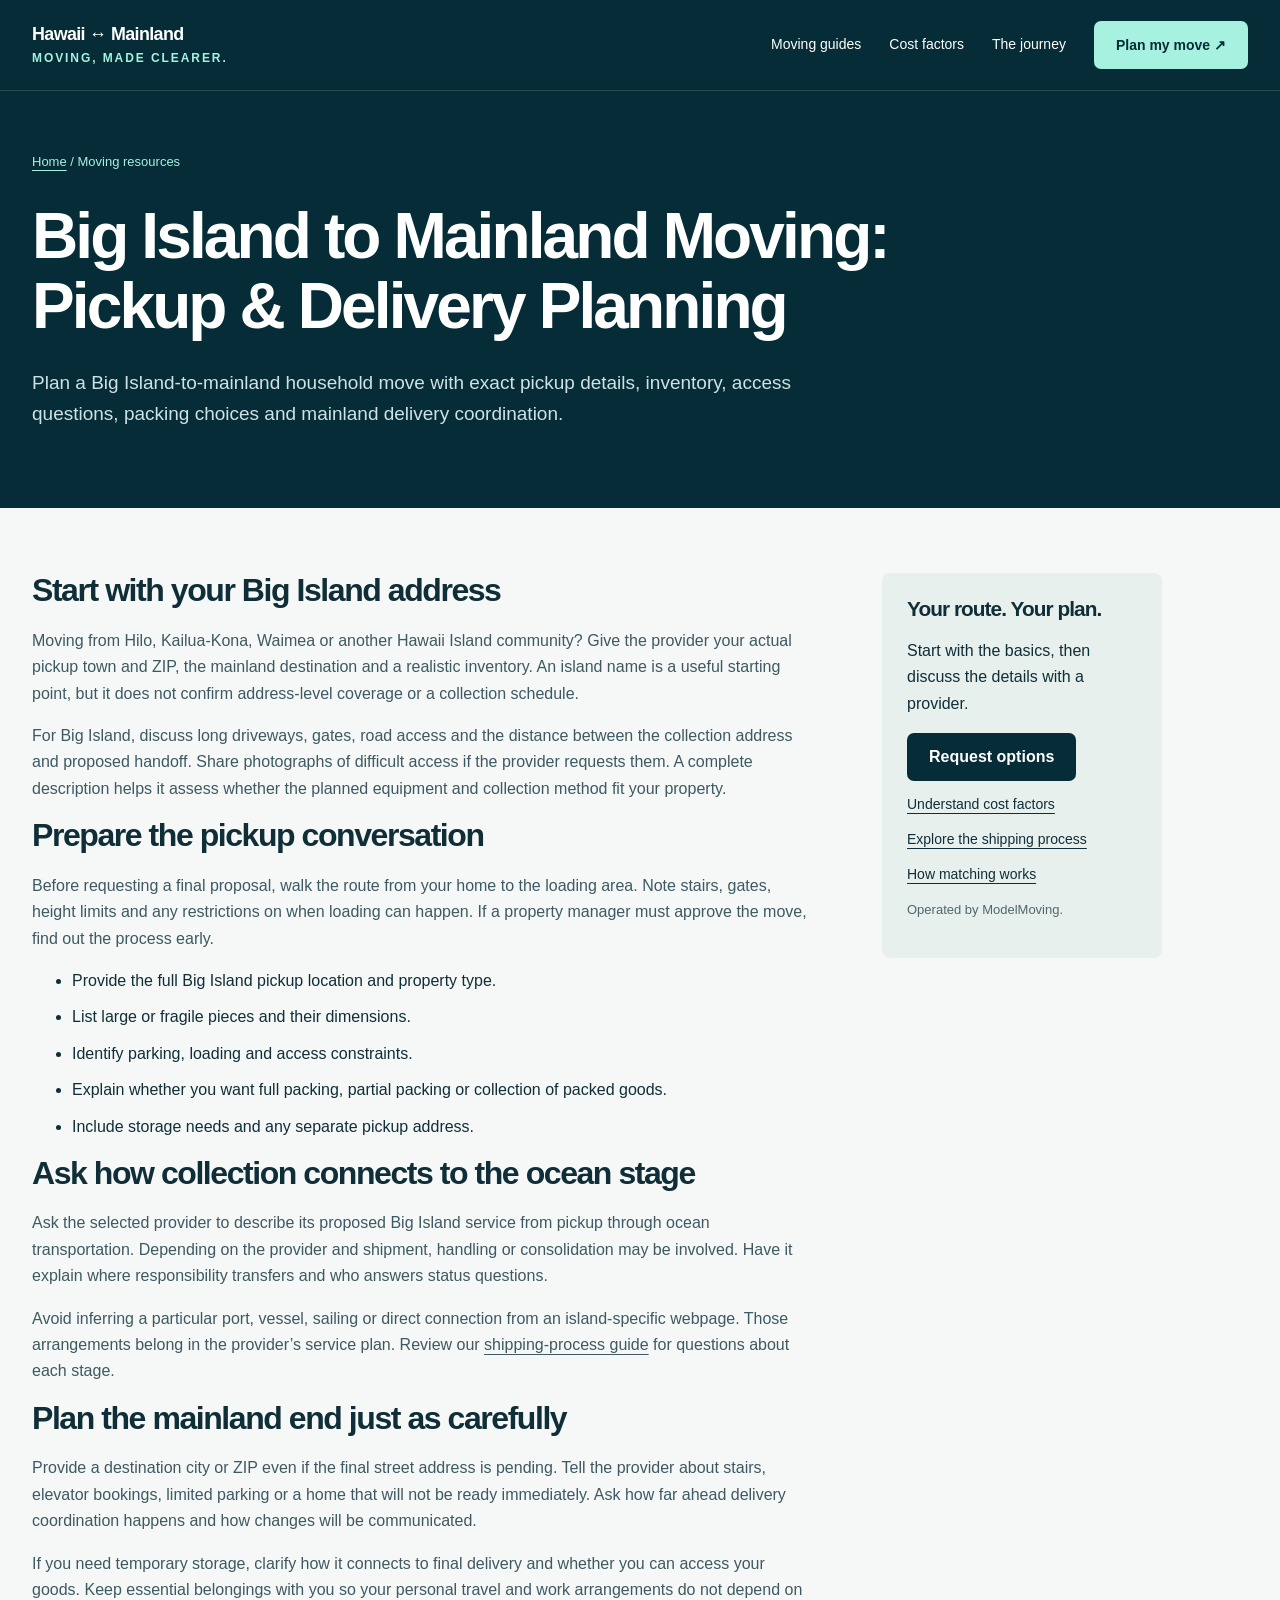
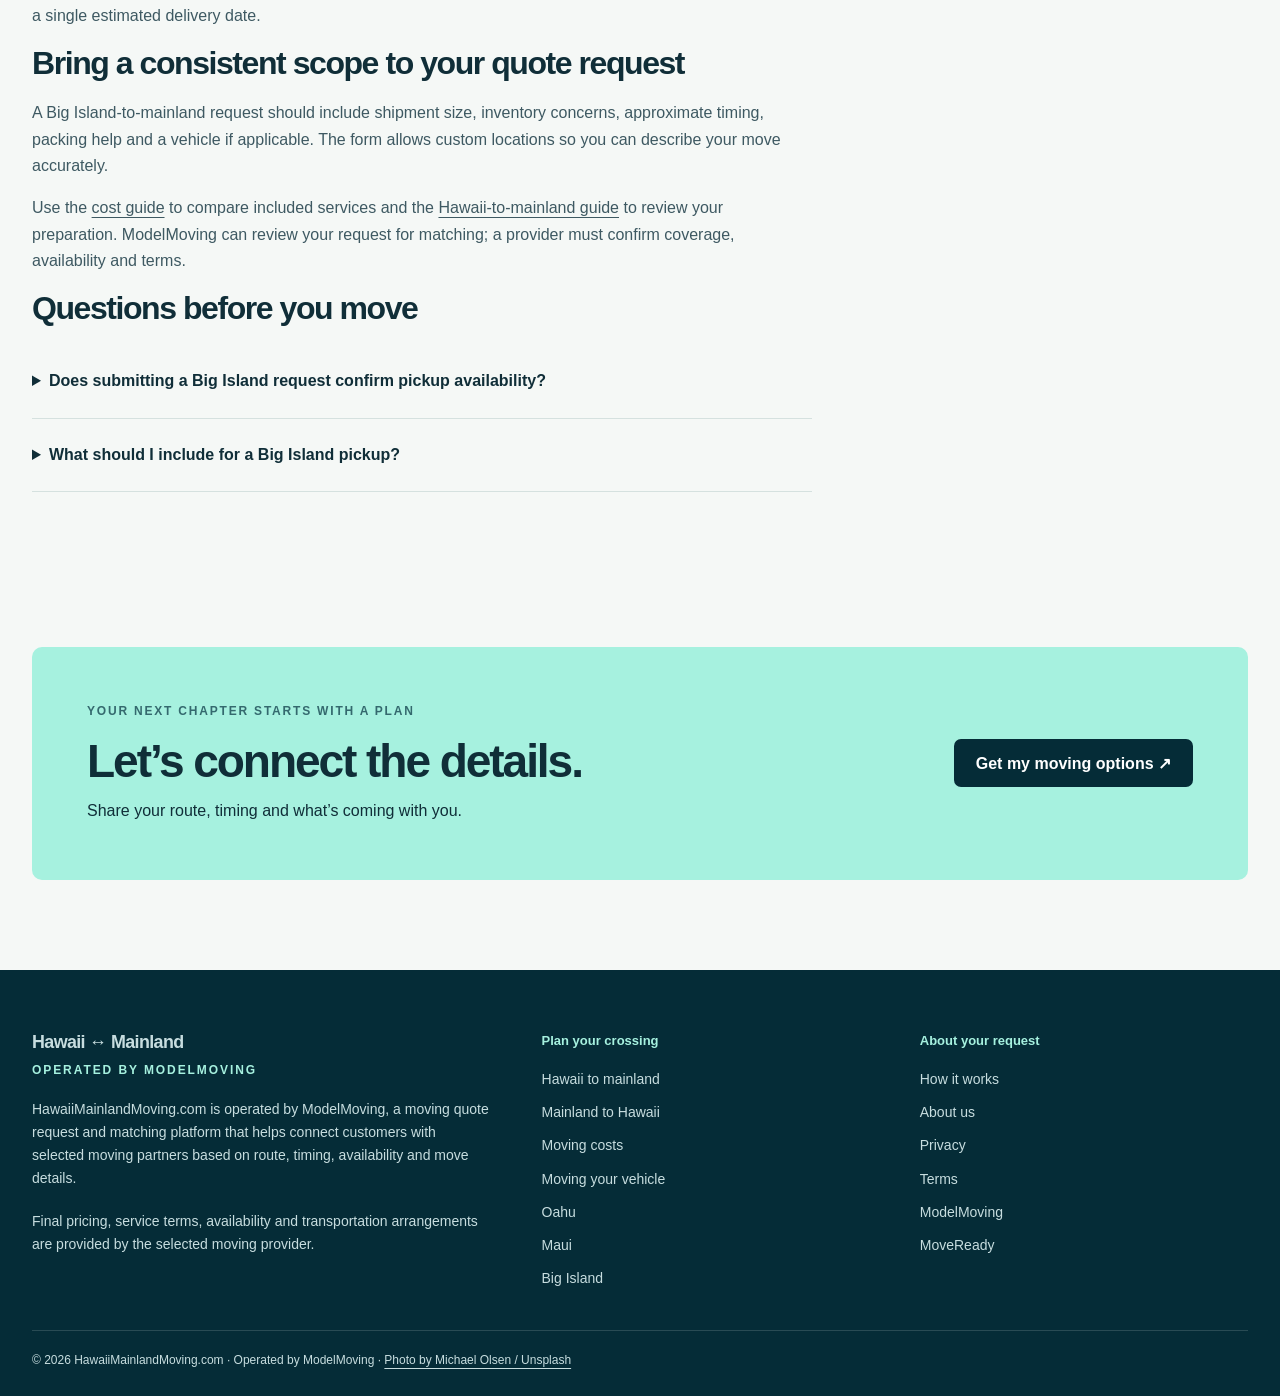
<file: big-island-to-mainland-moving/index.html>
<!doctype html><html lang="en"><head><meta charset="utf-8"><meta name="viewport" content="width=device-width,initial-scale=1"><title>Big Island to Mainland Moving: Pickup &amp; Delivery Planning</title><meta name="description" content="Plan a Big Island-to-mainland household move with exact pickup details, inventory, access questions, packing choices and mainland delivery coordination."><link rel="canonical" href="https://hawaiimainlandmoving.com/big-island-to-mainland-moving/"><meta property="og:type" content="website"><meta property="og:title" content="Big Island to Mainland Moving: Pickup &amp; Delivery Planning"><meta property="og:description" content="Plan a Big Island-to-mainland household move with exact pickup details, inventory, access questions, packing choices and mainland delivery coordination."><meta property="og:url" content="https://hawaiimainlandmoving.com/big-island-to-mainland-moving/"><meta property="og:site_name" content="HawaiiMainlandMoving.com"><meta name="twitter:card" content="summary"><meta name="twitter:title" content="Big Island to Mainland Moving: Pickup &amp; Delivery Planning"><meta name="twitter:description" content="Plan a Big Island-to-mainland household move with exact pickup details, inventory, access questions, packing choices and mainland delivery coordination."><meta name="theme-color" content="#052c37"><link rel="icon" href="/assets/favicon.svg" type="image/svg+xml"><link rel="stylesheet" href="/assets/site.css"><script async src="https://www.googletagmanager.com/gtag/js?id=G-KJPYXXWGEV"></script><script>window.dataLayer=window.dataLayer||[];function gtag(){dataLayer.push(arguments)}gtag('js',new Date());gtag('config','G-KJPYXXWGEV');</script><script type="application/ld+json">{"@context": "https://schema.org", "@graph": [{"@type": "WebSite", "@id": "https://hawaiimainlandmoving.com/#website", "url": "https://hawaiimainlandmoving.com/", "name": "HawaiiMainlandMoving.com"}, {"@type": "WebPage", "@id": "https://hawaiimainlandmoving.com/big-island-to-mainland-moving/#webpage", "url": "https://hawaiimainlandmoving.com/big-island-to-mainland-moving/", "name": "Big Island to Mainland Moving: Pickup & Delivery Planning", "description": "Plan a Big Island-to-mainland household move with exact pickup details, inventory, access questions, packing choices and mainland delivery coordination.", "isPartOf": {"@id": "https://hawaiimainlandmoving.com/#website"}}, {"@type": "FAQPage", "mainEntity": [{"@type": "Question", "name": "Does submitting a Big Island request confirm pickup availability?", "acceptedAnswer": {"@type": "Answer", "text": "No. Availability and address-level coverage are confirmed by a selected provider after it reviews your move."}}, {"@type": "Question", "name": "What should I include for a Big Island pickup?", "acceptedAnswer": {"@type": "Answer", "text": "Include your town or ZIP, property access, inventory, approximate date and packing or storage needs, along with your mainland destination."}}]}]}</script><script defer src="/assets/site.js"></script></head><body><a class="skip" href="#main">Skip to content</a><header><div class="wrap nav"><a class="brand" href="/">Hawaii ↔ Mainland<small>Moving, made clearer.</small></a><button class="menu" id="menu" aria-controls="navigation" aria-expanded="false" aria-label="Open navigation">☰</button><nav class="navlinks" id="navigation" aria-label="Main navigation"><a href="/hawaii-to-mainland-moving/">Moving guides</a><a href="/hawaii-mainland-moving-cost/">Cost factors</a><a href="/hawaii-moving-shipping-process/">The journey</a><a href="/#quote" class="btn" data-event="hmm_quote_cta_click">Plan my move ↗</a></nav></div></header><main id="main"><div class="article-hero"><div class="wrap"><div class="breadcrumb"><a href="/">Home</a> / Moving resources</div><h1>Big Island to Mainland Moving: Pickup & Delivery Planning</h1><p>Plan a Big Island-to-mainland household move with exact pickup details, inventory, access questions, packing choices and mainland delivery coordination.</p></div></div><div class="wrap article-layout"><article class="article-body"><section><h2>Start with your Big Island address</h2><p>Moving from Hilo, Kailua-Kona, Waimea or another Hawaii Island community? Give the provider your actual pickup town and ZIP, the mainland destination and a realistic inventory. An island name is a useful starting point, but it does not confirm address-level coverage or a collection schedule.</p><p>For Big Island, discuss long driveways, gates, road access and the distance between the collection address and proposed handoff. Share photographs of difficult access if the provider requests them. A complete description helps it assess whether the planned equipment and collection method fit your property.</p></section><section><h2>Prepare the pickup conversation</h2><p>Before requesting a final proposal, walk the route from your home to the loading area. Note stairs, gates, height limits and any restrictions on when loading can happen. If a property manager must approve the move, find out the process early.</p><ul><li>Provide the full Big Island pickup location and property type.</li><li>List large or fragile pieces and their dimensions.</li><li>Identify parking, loading and access constraints.</li><li>Explain whether you want full packing, partial packing or collection of packed goods.</li><li>Include storage needs and any separate pickup address.</li></ul></section><section><h2>Ask how collection connects to the ocean stage</h2><p>Ask the selected provider to describe its proposed Big Island service from pickup through ocean transportation. Depending on the provider and shipment, handling or consolidation may be involved. Have it explain where responsibility transfers and who answers status questions.</p><p>Avoid inferring a particular port, vessel, sailing or direct connection from an island-specific webpage. Those arrangements belong in the provider’s service plan. Review our <a href="/hawaii-moving-shipping-process/">shipping-process guide</a> for questions about each stage.</p></section><section><h2>Plan the mainland end just as carefully</h2><p>Provide a destination city or ZIP even if the final street address is pending. Tell the provider about stairs, elevator bookings, limited parking or a home that will not be ready immediately. Ask how far ahead delivery coordination happens and how changes will be communicated.</p><p>If you need temporary storage, clarify how it connects to final delivery and whether you can access your goods. Keep essential belongings with you so your personal travel and work arrangements do not depend on a single estimated delivery date.</p></section><section><h2>Bring a consistent scope to your quote request</h2><p>A Big Island-to-mainland request should include shipment size, inventory concerns, approximate timing, packing help and a vehicle if applicable. The form allows custom locations so you can describe your move accurately.</p><p>Use the <a href="/hawaii-mainland-moving-cost/">cost guide</a> to compare included services and the <a href="/hawaii-to-mainland-moving/">Hawaii-to-mainland guide</a> to review your preparation. ModelMoving can review your request for matching; a provider must confirm coverage, availability and terms.</p></section><section><h2>Questions before you move</h2><div class="faq"><details><summary>Does submitting a Big Island request confirm pickup availability?</summary><p>No. Availability and address-level coverage are confirmed by a selected provider after it reviews your move.</p></details><details><summary>What should I include for a Big Island pickup?</summary><p>Include your town or ZIP, property access, inventory, approximate date and packing or storage needs, along with your mainland destination.</p></details></div></section></article><aside class="article-side"><h2>Your route. Your plan.</h2><p>Start with the basics, then discuss the details with a provider.</p><a class="btn dark" href="/#quote" data-event="hmm_quote_cta_click">Request options</a><a href="/hawaii-mainland-moving-cost/">Understand cost factors</a><a href="/hawaii-moving-shipping-process/">Explore the shipping process</a><a href="/how-it-works/">How matching works</a><p class="fine">Operated by ModelMoving.</p></aside></div><section class="section"><div class="wrap cta"><div><div class="kicker">Your next chapter starts with a plan</div><h2>Let’s connect the details.</h2><p>Share your route, timing and what’s coming with you.</p></div><a class="btn dark" href="/#quote" data-event="hmm_quote_cta_click">Get my moving options ↗</a></div></section></main><footer><div class="wrap"><div class="footer-grid"><div><a class="brand" href="/">Hawaii ↔ Mainland<small>Operated by ModelMoving</small></a><p>HawaiiMainlandMoving.com is operated by ModelMoving, a moving quote request and matching platform that helps connect customers with selected moving partners based on route, timing, availability and move details.</p><p>Final pricing, service terms, availability and transportation arrangements are provided by the selected moving provider.</p></div><div class="footer-links"><strong>Plan your crossing</strong><a href="/hawaii-to-mainland-moving/">Hawaii to mainland</a><a href="/mainland-to-hawaii-moving/">Mainland to Hawaii</a><a href="/hawaii-mainland-moving-cost/">Moving costs</a><a href="/moving-a-car-from-hawaii-to-mainland/">Moving your vehicle</a><a href="/oahu-to-mainland-moving/">Oahu</a><a href="/maui-to-mainland-moving/">Maui</a><a href="/big-island-to-mainland-moving/">Big Island</a></div><div class="footer-links"><strong>About your request</strong><a href="/how-it-works/">How it works</a><a href="/about/">About us</a><a href="/privacy/">Privacy</a><a href="/terms/">Terms</a><a href="https://modelmoving.com/?utm_source=hawaiimainlandmoving.com&amp;utm_medium=referral&amp;utm_campaign=big-island-to-mainland-moving_footer" data-event="hmm_modelmoving_click" target="_blank" rel="noopener">ModelMoving</a><a href="https://moveready.modelmoving.com/?utm_source=hawaiimainlandmoving.com&amp;utm_medium=referral&amp;utm_campaign=big-island-to-mainland-moving_ready" data-event="hmm_moveready_click" target="_blank" rel="noopener">MoveReady</a></div></div><div class="copyright">© 2026 HawaiiMainlandMoving.com · Operated by ModelMoving · <a href="https://unsplash.com/photos/93B6TiJlk5Y" target="_blank" rel="noopener">Photo by Michael Olsen / Unsplash</a></div></div></footer></body></html>
</file>
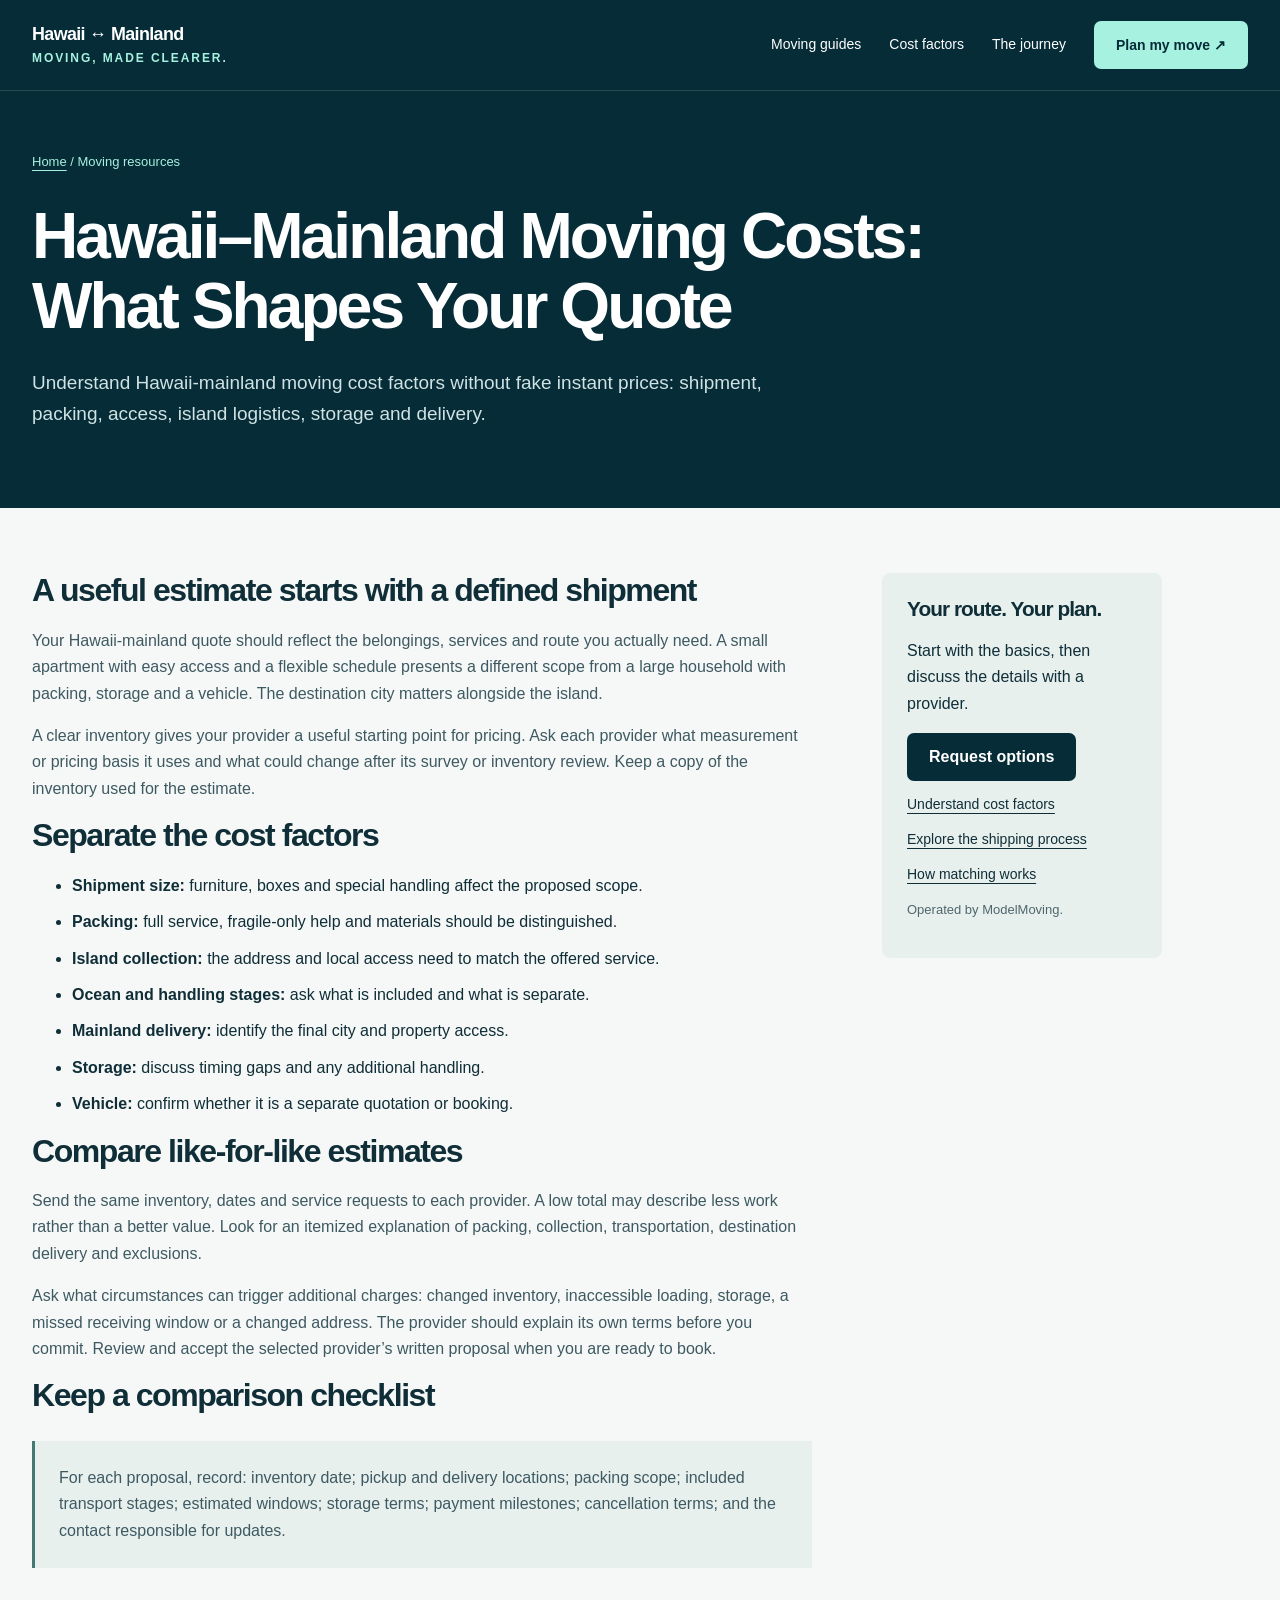
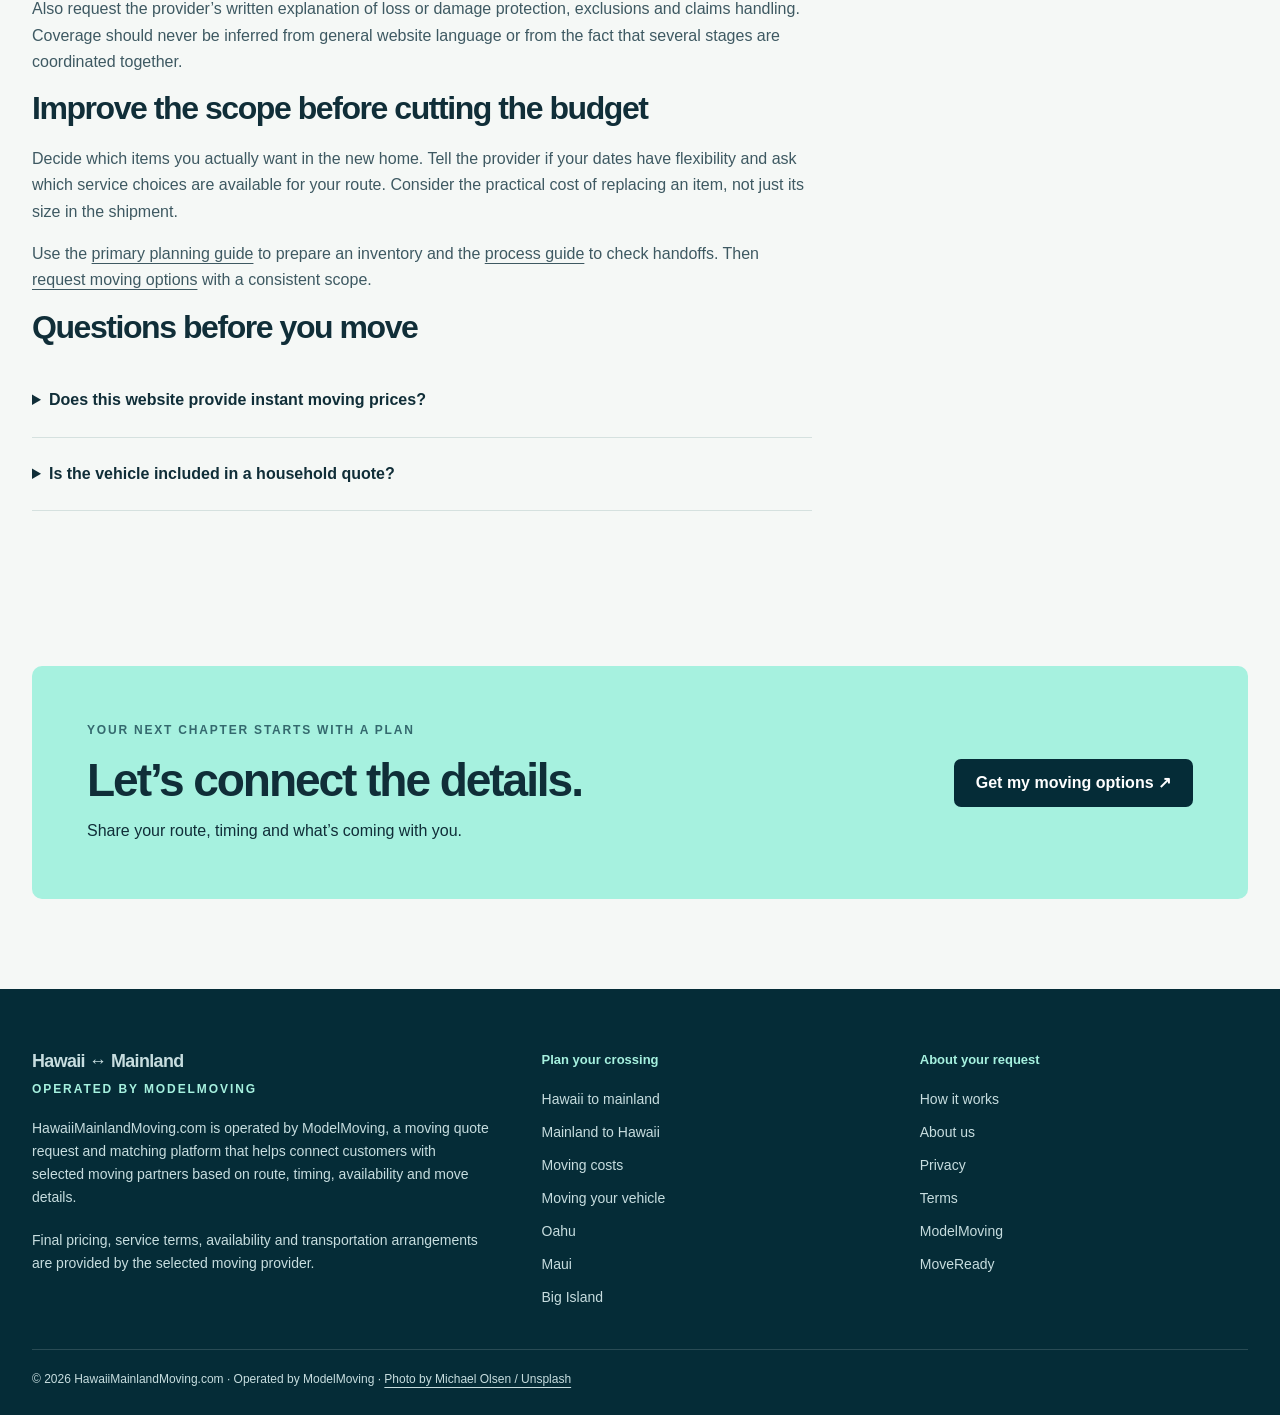
<file: hawaii-mainland-moving-cost/index.html>
<!doctype html><html lang="en"><head><meta charset="utf-8"><meta name="viewport" content="width=device-width,initial-scale=1"><title>Hawaii–Mainland Moving Costs: What Shapes Your Quote</title><meta name="description" content="Understand Hawaii-mainland moving cost factors without fake instant prices: shipment, packing, access, island logistics, storage and delivery."><link rel="canonical" href="https://hawaiimainlandmoving.com/hawaii-mainland-moving-cost/"><meta property="og:type" content="website"><meta property="og:title" content="Hawaii–Mainland Moving Costs: What Shapes Your Quote"><meta property="og:description" content="Understand Hawaii-mainland moving cost factors without fake instant prices: shipment, packing, access, island logistics, storage and delivery."><meta property="og:url" content="https://hawaiimainlandmoving.com/hawaii-mainland-moving-cost/"><meta property="og:site_name" content="HawaiiMainlandMoving.com"><meta name="twitter:card" content="summary"><meta name="twitter:title" content="Hawaii–Mainland Moving Costs: What Shapes Your Quote"><meta name="twitter:description" content="Understand Hawaii-mainland moving cost factors without fake instant prices: shipment, packing, access, island logistics, storage and delivery."><meta name="theme-color" content="#052c37"><link rel="icon" href="/assets/favicon.svg" type="image/svg+xml"><link rel="stylesheet" href="/assets/site.css"><script async src="https://www.googletagmanager.com/gtag/js?id=G-KJPYXXWGEV"></script><script>window.dataLayer=window.dataLayer||[];function gtag(){dataLayer.push(arguments)}gtag('js',new Date());gtag('config','G-KJPYXXWGEV');</script><script type="application/ld+json">{"@context": "https://schema.org", "@graph": [{"@type": "WebSite", "@id": "https://hawaiimainlandmoving.com/#website", "url": "https://hawaiimainlandmoving.com/", "name": "HawaiiMainlandMoving.com"}, {"@type": "WebPage", "@id": "https://hawaiimainlandmoving.com/hawaii-mainland-moving-cost/#webpage", "url": "https://hawaiimainlandmoving.com/hawaii-mainland-moving-cost/", "name": "Hawaii\u2013Mainland Moving Costs: What Shapes Your Quote", "description": "Understand Hawaii-mainland moving cost factors without fake instant prices: shipment, packing, access, island logistics, storage and delivery.", "isPartOf": {"@id": "https://hawaiimainlandmoving.com/#website"}}, {"@type": "FAQPage", "mainEntity": [{"@type": "Question", "name": "Does this website provide instant moving prices?", "acceptedAnswer": {"@type": "Answer", "text": "No. The site helps you identify cost factors and request provider pricing based on the actual move."}}, {"@type": "Question", "name": "Is the vehicle included in a household quote?", "acceptedAnswer": {"@type": "Answer", "text": "Do not assume so. Tell the provider you need vehicle transport and ask it to identify the separate or included scope in writing."}}]}]}</script><script defer src="/assets/site.js"></script></head><body><a class="skip" href="#main">Skip to content</a><header><div class="wrap nav"><a class="brand" href="/">Hawaii ↔ Mainland<small>Moving, made clearer.</small></a><button class="menu" id="menu" aria-controls="navigation" aria-expanded="false" aria-label="Open navigation">☰</button><nav class="navlinks" id="navigation" aria-label="Main navigation"><a href="/hawaii-to-mainland-moving/">Moving guides</a><a href="/hawaii-mainland-moving-cost/">Cost factors</a><a href="/hawaii-moving-shipping-process/">The journey</a><a href="/#quote" class="btn" data-event="hmm_quote_cta_click">Plan my move ↗</a></nav></div></header><main id="main"><div class="article-hero"><div class="wrap"><div class="breadcrumb"><a href="/">Home</a> / Moving resources</div><h1>Hawaii–Mainland Moving Costs: What Shapes Your Quote</h1><p>Understand Hawaii-mainland moving cost factors without fake instant prices: shipment, packing, access, island logistics, storage and delivery.</p></div></div><div class="wrap article-layout"><article class="article-body"><section><h2>A useful estimate starts with a defined shipment</h2><p>Your Hawaii-mainland quote should reflect the belongings, services and route you actually need. A small apartment with easy access and a flexible schedule presents a different scope from a large household with packing, storage and a vehicle. The destination city matters alongside the island.</p><p>A clear inventory gives your provider a useful starting point for pricing. Ask each provider what measurement or pricing basis it uses and what could change after its survey or inventory review. Keep a copy of the inventory used for the estimate.</p></section><section><h2>Separate the cost factors</h2><ul><li><strong>Shipment size:</strong> furniture, boxes and special handling affect the proposed scope.</li><li><strong>Packing:</strong> full service, fragile-only help and materials should be distinguished.</li><li><strong>Island collection:</strong> the address and local access need to match the offered service.</li><li><strong>Ocean and handling stages:</strong> ask what is included and what is separate.</li><li><strong>Mainland delivery:</strong> identify the final city and property access.</li><li><strong>Storage:</strong> discuss timing gaps and any additional handling.</li><li><strong>Vehicle:</strong> confirm whether it is a separate quotation or booking.</li></ul></section><section><h2>Compare like-for-like estimates</h2><p>Send the same inventory, dates and service requests to each provider. A low total may describe less work rather than a better value. Look for an itemized explanation of packing, collection, transportation, destination delivery and exclusions.</p><p>Ask what circumstances can trigger additional charges: changed inventory, inaccessible loading, storage, a missed receiving window or a changed address. The provider should explain its own terms before you commit. Review and accept the selected provider’s written proposal when you are ready to book.</p></section><section><h2>Keep a comparison checklist</h2><div class="callout"><p>For each proposal, record: inventory date; pickup and delivery locations; packing scope; included transport stages; estimated windows; storage terms; payment milestones; cancellation terms; and the contact responsible for updates.</p></div><p>Also request the provider’s written explanation of loss or damage protection, exclusions and claims handling. Coverage should never be inferred from general website language or from the fact that several stages are coordinated together.</p></section><section><h2>Improve the scope before cutting the budget</h2><p>Decide which items you actually want in the new home. Tell the provider if your dates have flexibility and ask which service choices are available for your route. Consider the practical cost of replacing an item, not just its size in the shipment.</p><p>Use the <a href="/hawaii-to-mainland-moving/">primary planning guide</a> to prepare an inventory and the <a href="/hawaii-moving-shipping-process/">process guide</a> to check handoffs. Then <a href="/#quote" data-event="hmm_quote_cta_click">request moving options</a> with a consistent scope.</p></section><section><h2>Questions before you move</h2><div class="faq"><details><summary>Does this website provide instant moving prices?</summary><p>No. The site helps you identify cost factors and request provider pricing based on the actual move.</p></details><details><summary>Is the vehicle included in a household quote?</summary><p>Do not assume so. Tell the provider you need vehicle transport and ask it to identify the separate or included scope in writing.</p></details></div></section></article><aside class="article-side"><h2>Your route. Your plan.</h2><p>Start with the basics, then discuss the details with a provider.</p><a class="btn dark" href="/#quote" data-event="hmm_quote_cta_click">Request options</a><a href="/hawaii-mainland-moving-cost/">Understand cost factors</a><a href="/hawaii-moving-shipping-process/">Explore the shipping process</a><a href="/how-it-works/">How matching works</a><p class="fine">Operated by ModelMoving.</p></aside></div><section class="section"><div class="wrap cta"><div><div class="kicker">Your next chapter starts with a plan</div><h2>Let’s connect the details.</h2><p>Share your route, timing and what’s coming with you.</p></div><a class="btn dark" href="/#quote" data-event="hmm_quote_cta_click">Get my moving options ↗</a></div></section></main><footer><div class="wrap"><div class="footer-grid"><div><a class="brand" href="/">Hawaii ↔ Mainland<small>Operated by ModelMoving</small></a><p>HawaiiMainlandMoving.com is operated by ModelMoving, a moving quote request and matching platform that helps connect customers with selected moving partners based on route, timing, availability and move details.</p><p>Final pricing, service terms, availability and transportation arrangements are provided by the selected moving provider.</p></div><div class="footer-links"><strong>Plan your crossing</strong><a href="/hawaii-to-mainland-moving/">Hawaii to mainland</a><a href="/mainland-to-hawaii-moving/">Mainland to Hawaii</a><a href="/hawaii-mainland-moving-cost/">Moving costs</a><a href="/moving-a-car-from-hawaii-to-mainland/">Moving your vehicle</a><a href="/oahu-to-mainland-moving/">Oahu</a><a href="/maui-to-mainland-moving/">Maui</a><a href="/big-island-to-mainland-moving/">Big Island</a></div><div class="footer-links"><strong>About your request</strong><a href="/how-it-works/">How it works</a><a href="/about/">About us</a><a href="/privacy/">Privacy</a><a href="/terms/">Terms</a><a href="https://modelmoving.com/?utm_source=hawaiimainlandmoving.com&amp;utm_medium=referral&amp;utm_campaign=hawaii-mainland-moving-cost_footer" data-event="hmm_modelmoving_click" target="_blank" rel="noopener">ModelMoving</a><a href="https://moveready.modelmoving.com/?utm_source=hawaiimainlandmoving.com&amp;utm_medium=referral&amp;utm_campaign=hawaii-mainland-moving-cost_ready" data-event="hmm_moveready_click" target="_blank" rel="noopener">MoveReady</a></div></div><div class="copyright">© 2026 HawaiiMainlandMoving.com · Operated by ModelMoving · <a href="https://unsplash.com/photos/93B6TiJlk5Y" target="_blank" rel="noopener">Photo by Michael Olsen / Unsplash</a></div></div></footer></body></html>
</file>
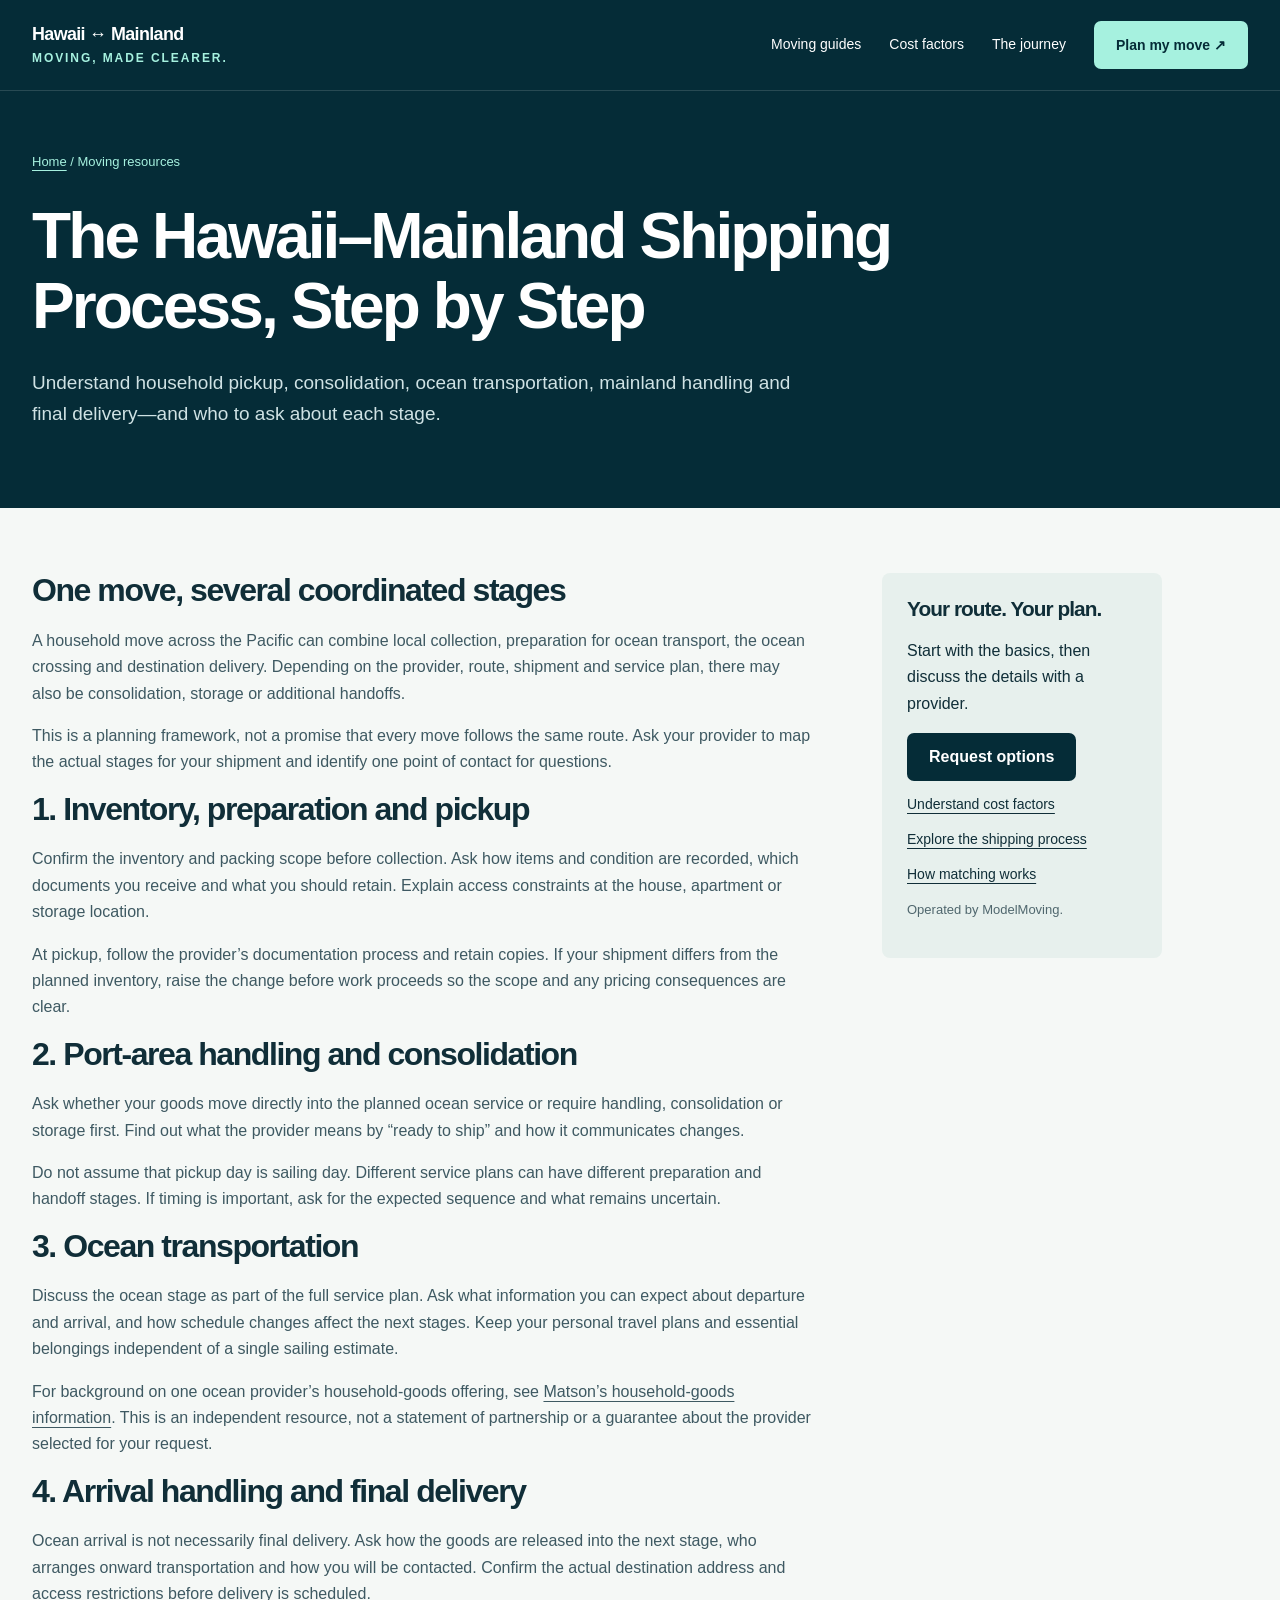
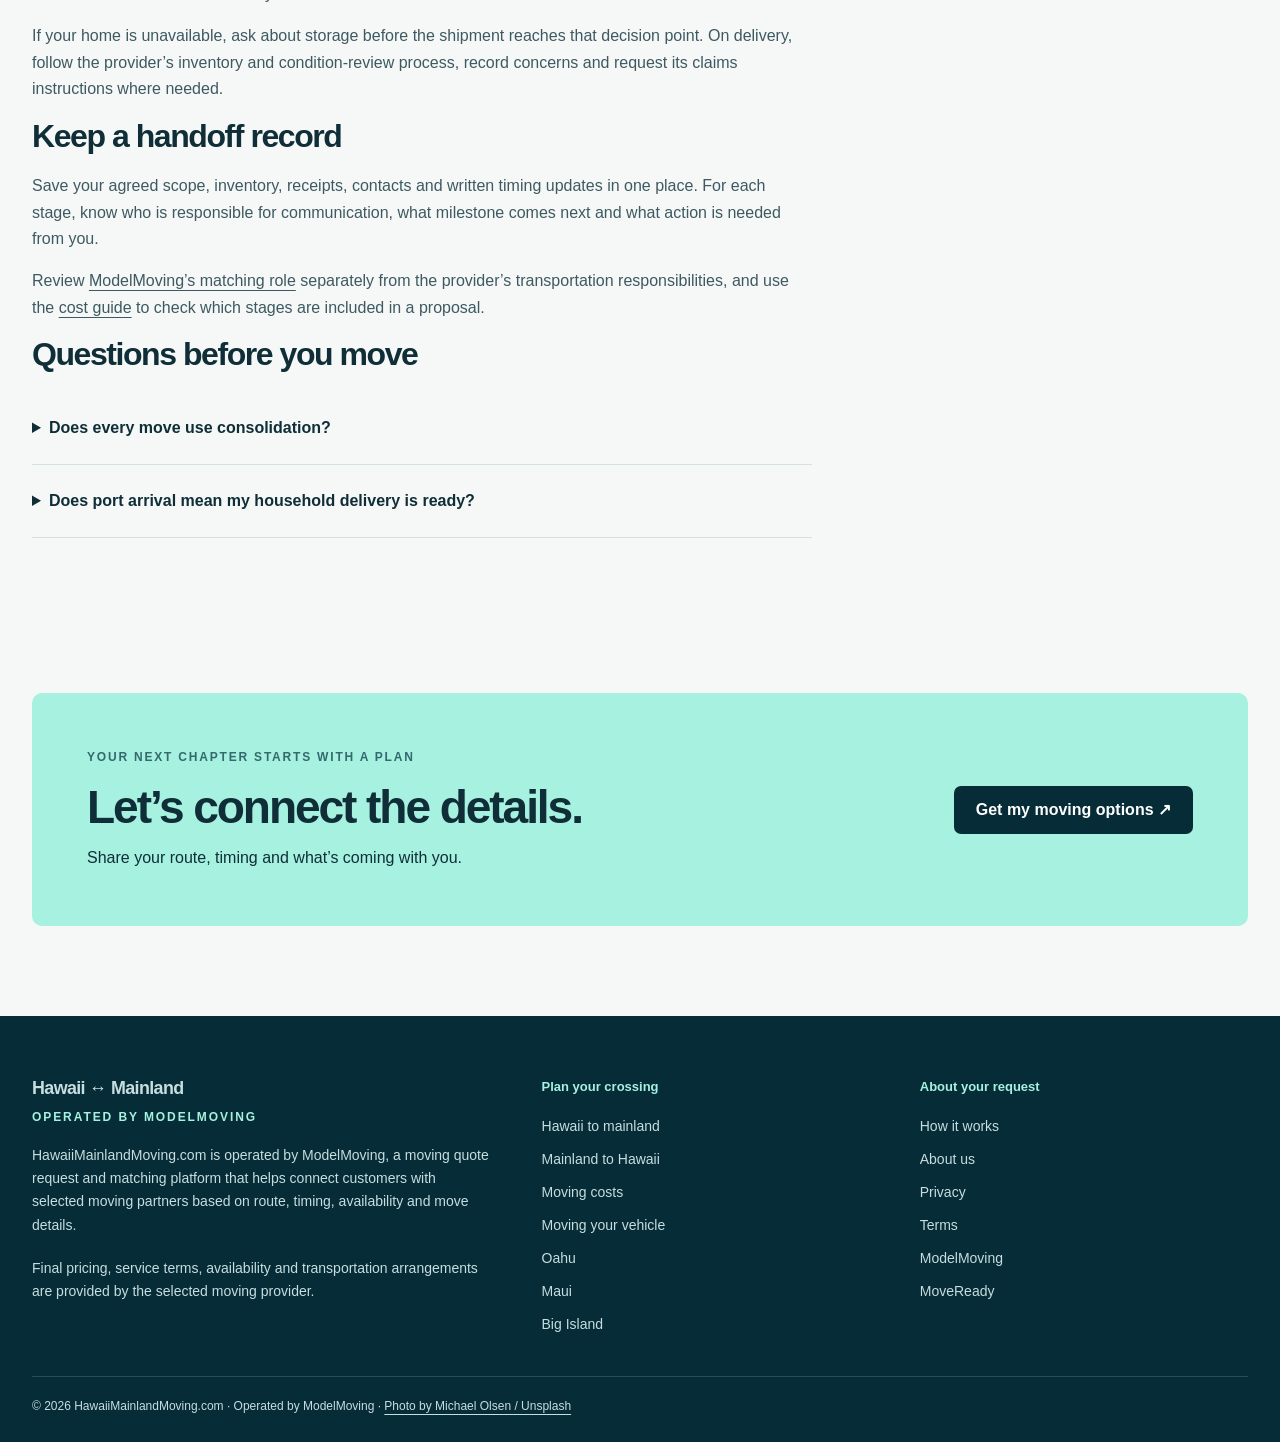
<file: hawaii-moving-shipping-process/index.html>
<!doctype html><html lang="en"><head><meta charset="utf-8"><meta name="viewport" content="width=device-width,initial-scale=1"><title>The Hawaii–Mainland Shipping Process, Step by Step</title><meta name="description" content="Understand household pickup, consolidation, ocean transportation, mainland handling and final delivery—and who to ask about each stage."><link rel="canonical" href="https://hawaiimainlandmoving.com/hawaii-moving-shipping-process/"><meta property="og:type" content="website"><meta property="og:title" content="The Hawaii–Mainland Shipping Process, Step by Step"><meta property="og:description" content="Understand household pickup, consolidation, ocean transportation, mainland handling and final delivery—and who to ask about each stage."><meta property="og:url" content="https://hawaiimainlandmoving.com/hawaii-moving-shipping-process/"><meta property="og:site_name" content="HawaiiMainlandMoving.com"><meta name="twitter:card" content="summary"><meta name="twitter:title" content="The Hawaii–Mainland Shipping Process, Step by Step"><meta name="twitter:description" content="Understand household pickup, consolidation, ocean transportation, mainland handling and final delivery—and who to ask about each stage."><meta name="theme-color" content="#052c37"><link rel="icon" href="/assets/favicon.svg" type="image/svg+xml"><link rel="stylesheet" href="/assets/site.css"><script async src="https://www.googletagmanager.com/gtag/js?id=G-KJPYXXWGEV"></script><script>window.dataLayer=window.dataLayer||[];function gtag(){dataLayer.push(arguments)}gtag('js',new Date());gtag('config','G-KJPYXXWGEV');</script><script type="application/ld+json">{"@context": "https://schema.org", "@graph": [{"@type": "WebSite", "@id": "https://hawaiimainlandmoving.com/#website", "url": "https://hawaiimainlandmoving.com/", "name": "HawaiiMainlandMoving.com"}, {"@type": "WebPage", "@id": "https://hawaiimainlandmoving.com/hawaii-moving-shipping-process/#webpage", "url": "https://hawaiimainlandmoving.com/hawaii-moving-shipping-process/", "name": "The Hawaii\u2013Mainland Shipping Process, Step by Step", "description": "Understand household pickup, consolidation, ocean transportation, mainland handling and final delivery\u2014and who to ask about each stage.", "isPartOf": {"@id": "https://hawaiimainlandmoving.com/#website"}}, {"@type": "FAQPage", "mainEntity": [{"@type": "Question", "name": "Does every move use consolidation?", "acceptedAnswer": {"@type": "Answer", "text": "No. Ask the selected provider whether consolidation, storage or other handling is part of your particular service plan."}}, {"@type": "Question", "name": "Does port arrival mean my household delivery is ready?", "acceptedAnswer": {"@type": "Answer", "text": "Not necessarily. Arrival handling and onward delivery coordination may remain. Ask your provider for the next confirmed milestone."}}]}]}</script><script defer src="/assets/site.js"></script></head><body><a class="skip" href="#main">Skip to content</a><header><div class="wrap nav"><a class="brand" href="/">Hawaii ↔ Mainland<small>Moving, made clearer.</small></a><button class="menu" id="menu" aria-controls="navigation" aria-expanded="false" aria-label="Open navigation">☰</button><nav class="navlinks" id="navigation" aria-label="Main navigation"><a href="/hawaii-to-mainland-moving/">Moving guides</a><a href="/hawaii-mainland-moving-cost/">Cost factors</a><a href="/hawaii-moving-shipping-process/">The journey</a><a href="/#quote" class="btn" data-event="hmm_quote_cta_click">Plan my move ↗</a></nav></div></header><main id="main"><div class="article-hero"><div class="wrap"><div class="breadcrumb"><a href="/">Home</a> / Moving resources</div><h1>The Hawaii–Mainland Shipping Process, Step by Step</h1><p>Understand household pickup, consolidation, ocean transportation, mainland handling and final delivery—and who to ask about each stage.</p></div></div><div class="wrap article-layout"><article class="article-body"><section><h2>One move, several coordinated stages</h2><p>A household move across the Pacific can combine local collection, preparation for ocean transport, the ocean crossing and destination delivery. Depending on the provider, route, shipment and service plan, there may also be consolidation, storage or additional handoffs.</p><p>This is a planning framework, not a promise that every move follows the same route. Ask your provider to map the actual stages for your shipment and identify one point of contact for questions.</p></section><section><h2>1. Inventory, preparation and pickup</h2><p>Confirm the inventory and packing scope before collection. Ask how items and condition are recorded, which documents you receive and what you should retain. Explain access constraints at the house, apartment or storage location.</p><p>At pickup, follow the provider’s documentation process and retain copies. If your shipment differs from the planned inventory, raise the change before work proceeds so the scope and any pricing consequences are clear.</p></section><section><h2>2. Port-area handling and consolidation</h2><p>Ask whether your goods move directly into the planned ocean service or require handling, consolidation or storage first. Find out what the provider means by “ready to ship” and how it communicates changes.</p><p>Do not assume that pickup day is sailing day. Different service plans can have different preparation and handoff stages. If timing is important, ask for the expected sequence and what remains uncertain.</p></section><section><h2>3. Ocean transportation</h2><p>Discuss the ocean stage as part of the full service plan. Ask what information you can expect about departure and arrival, and how schedule changes affect the next stages. Keep your personal travel plans and essential belongings independent of a single sailing estimate.</p><p>For background on one ocean provider’s household-goods offering, see <a href="https://www.matson.com/hhg-personal/index.html" target="_blank" rel="noopener">Matson’s household-goods information</a>. This is an independent resource, not a statement of partnership or a guarantee about the provider selected for your request.</p></section><section><h2>4. Arrival handling and final delivery</h2><p>Ocean arrival is not necessarily final delivery. Ask how the goods are released into the next stage, who arranges onward transportation and how you will be contacted. Confirm the actual destination address and access restrictions before delivery is scheduled.</p><p>If your home is unavailable, ask about storage before the shipment reaches that decision point. On delivery, follow the provider’s inventory and condition-review process, record concerns and request its claims instructions where needed.</p></section><section><h2>Keep a handoff record</h2><p>Save your agreed scope, inventory, receipts, contacts and written timing updates in one place. For each stage, know who is responsible for communication, what milestone comes next and what action is needed from you.</p><p>Review <a href="/how-it-works/">ModelMoving’s matching role</a> separately from the provider’s transportation responsibilities, and use the <a href="/hawaii-mainland-moving-cost/">cost guide</a> to check which stages are included in a proposal.</p></section><section><h2>Questions before you move</h2><div class="faq"><details><summary>Does every move use consolidation?</summary><p>No. Ask the selected provider whether consolidation, storage or other handling is part of your particular service plan.</p></details><details><summary>Does port arrival mean my household delivery is ready?</summary><p>Not necessarily. Arrival handling and onward delivery coordination may remain. Ask your provider for the next confirmed milestone.</p></details></div></section></article><aside class="article-side"><h2>Your route. Your plan.</h2><p>Start with the basics, then discuss the details with a provider.</p><a class="btn dark" href="/#quote" data-event="hmm_quote_cta_click">Request options</a><a href="/hawaii-mainland-moving-cost/">Understand cost factors</a><a href="/hawaii-moving-shipping-process/">Explore the shipping process</a><a href="/how-it-works/">How matching works</a><p class="fine">Operated by ModelMoving.</p></aside></div><section class="section"><div class="wrap cta"><div><div class="kicker">Your next chapter starts with a plan</div><h2>Let’s connect the details.</h2><p>Share your route, timing and what’s coming with you.</p></div><a class="btn dark" href="/#quote" data-event="hmm_quote_cta_click">Get my moving options ↗</a></div></section></main><footer><div class="wrap"><div class="footer-grid"><div><a class="brand" href="/">Hawaii ↔ Mainland<small>Operated by ModelMoving</small></a><p>HawaiiMainlandMoving.com is operated by ModelMoving, a moving quote request and matching platform that helps connect customers with selected moving partners based on route, timing, availability and move details.</p><p>Final pricing, service terms, availability and transportation arrangements are provided by the selected moving provider.</p></div><div class="footer-links"><strong>Plan your crossing</strong><a href="/hawaii-to-mainland-moving/">Hawaii to mainland</a><a href="/mainland-to-hawaii-moving/">Mainland to Hawaii</a><a href="/hawaii-mainland-moving-cost/">Moving costs</a><a href="/moving-a-car-from-hawaii-to-mainland/">Moving your vehicle</a><a href="/oahu-to-mainland-moving/">Oahu</a><a href="/maui-to-mainland-moving/">Maui</a><a href="/big-island-to-mainland-moving/">Big Island</a></div><div class="footer-links"><strong>About your request</strong><a href="/how-it-works/">How it works</a><a href="/about/">About us</a><a href="/privacy/">Privacy</a><a href="/terms/">Terms</a><a href="https://modelmoving.com/?utm_source=hawaiimainlandmoving.com&amp;utm_medium=referral&amp;utm_campaign=hawaii-moving-shipping-process_footer" data-event="hmm_modelmoving_click" target="_blank" rel="noopener">ModelMoving</a><a href="https://moveready.modelmoving.com/?utm_source=hawaiimainlandmoving.com&amp;utm_medium=referral&amp;utm_campaign=hawaii-moving-shipping-process_ready" data-event="hmm_moveready_click" target="_blank" rel="noopener">MoveReady</a></div></div><div class="copyright">© 2026 HawaiiMainlandMoving.com · Operated by ModelMoving · <a href="https://unsplash.com/photos/93B6TiJlk5Y" target="_blank" rel="noopener">Photo by Michael Olsen / Unsplash</a></div></div></footer></body></html>
</file>
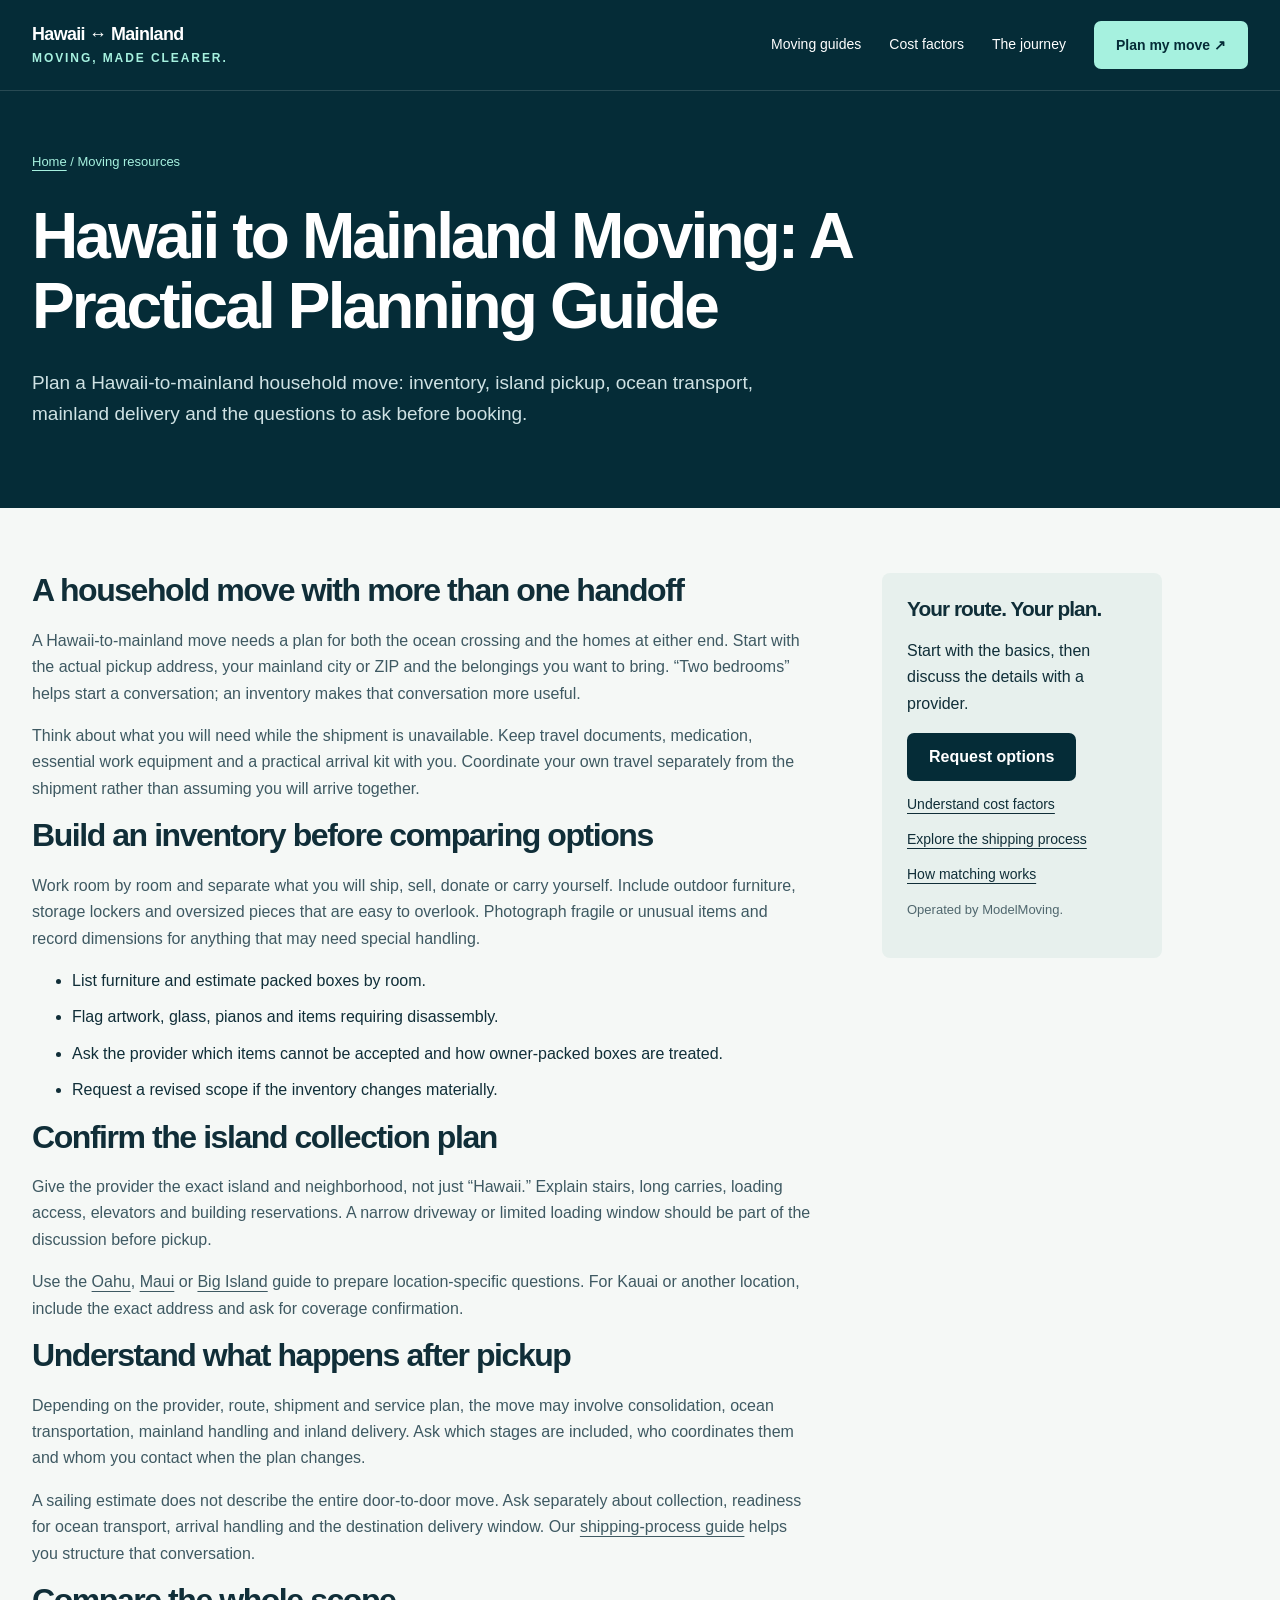
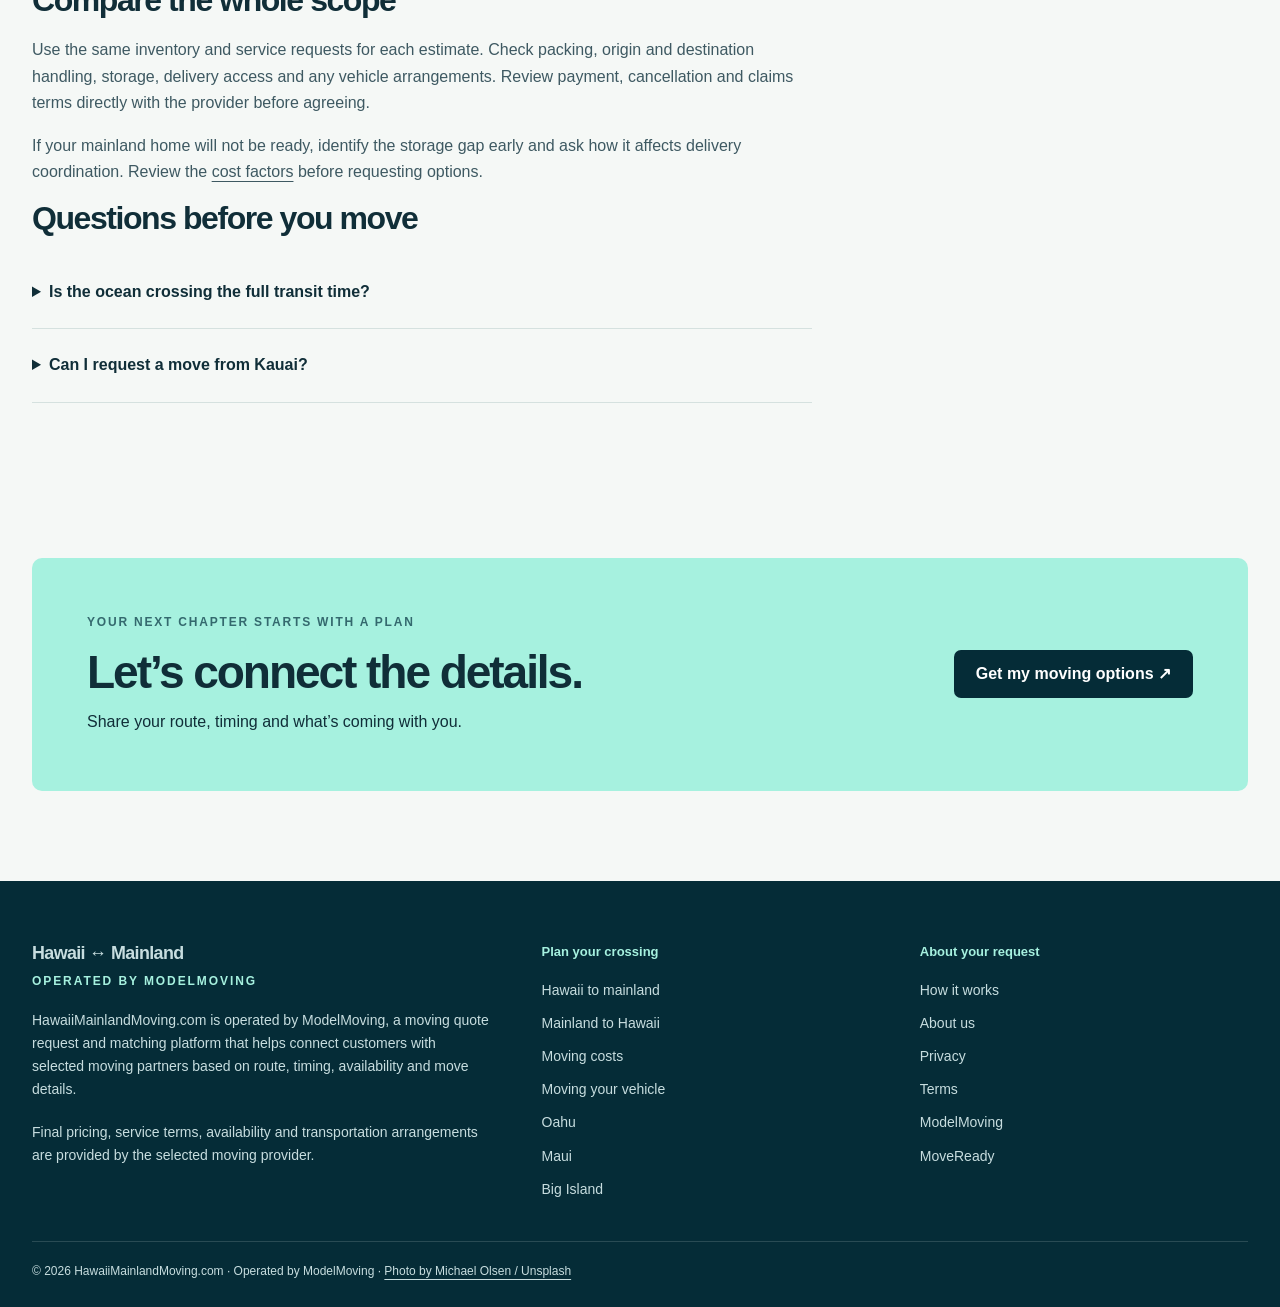
<file: hawaii-to-mainland-moving/index.html>
<!doctype html><html lang="en"><head><meta charset="utf-8"><meta name="viewport" content="width=device-width,initial-scale=1"><title>Hawaii to Mainland Moving: A Practical Planning Guide</title><meta name="description" content="Plan a Hawaii-to-mainland household move: inventory, island pickup, ocean transport, mainland delivery and the questions to ask before booking."><link rel="canonical" href="https://hawaiimainlandmoving.com/hawaii-to-mainland-moving/"><meta property="og:type" content="website"><meta property="og:title" content="Hawaii to Mainland Moving: A Practical Planning Guide"><meta property="og:description" content="Plan a Hawaii-to-mainland household move: inventory, island pickup, ocean transport, mainland delivery and the questions to ask before booking."><meta property="og:url" content="https://hawaiimainlandmoving.com/hawaii-to-mainland-moving/"><meta property="og:site_name" content="HawaiiMainlandMoving.com"><meta name="twitter:card" content="summary"><meta name="twitter:title" content="Hawaii to Mainland Moving: A Practical Planning Guide"><meta name="twitter:description" content="Plan a Hawaii-to-mainland household move: inventory, island pickup, ocean transport, mainland delivery and the questions to ask before booking."><meta name="theme-color" content="#052c37"><link rel="icon" href="/assets/favicon.svg" type="image/svg+xml"><link rel="stylesheet" href="/assets/site.css"><script async src="https://www.googletagmanager.com/gtag/js?id=G-KJPYXXWGEV"></script><script>window.dataLayer=window.dataLayer||[];function gtag(){dataLayer.push(arguments)}gtag('js',new Date());gtag('config','G-KJPYXXWGEV');</script><script type="application/ld+json">{"@context": "https://schema.org", "@graph": [{"@type": "WebSite", "@id": "https://hawaiimainlandmoving.com/#website", "url": "https://hawaiimainlandmoving.com/", "name": "HawaiiMainlandMoving.com"}, {"@type": "WebPage", "@id": "https://hawaiimainlandmoving.com/hawaii-to-mainland-moving/#webpage", "url": "https://hawaiimainlandmoving.com/hawaii-to-mainland-moving/", "name": "Hawaii to Mainland Moving: A Practical Planning Guide", "description": "Plan a Hawaii-to-mainland household move: inventory, island pickup, ocean transport, mainland delivery and the questions to ask before booking.", "isPartOf": {"@id": "https://hawaiimainlandmoving.com/#website"}}, {"@type": "FAQPage", "mainEntity": [{"@type": "Question", "name": "Is the ocean crossing the full transit time?", "acceptedAnswer": {"@type": "Answer", "text": "No. Pickup, consolidation where applicable, arrival handling and inland delivery can add stages. Ask the provider for the complete service plan."}}, {"@type": "Question", "name": "Can I request a move from Kauai?", "acceptedAnswer": {"@type": "Answer", "text": "Yes, you can submit a request with your exact location. Coverage and availability must be confirmed by a selected provider."}}]}]}</script><script defer src="/assets/site.js"></script></head><body><a class="skip" href="#main">Skip to content</a><header><div class="wrap nav"><a class="brand" href="/">Hawaii ↔ Mainland<small>Moving, made clearer.</small></a><button class="menu" id="menu" aria-controls="navigation" aria-expanded="false" aria-label="Open navigation">☰</button><nav class="navlinks" id="navigation" aria-label="Main navigation"><a href="/hawaii-to-mainland-moving/">Moving guides</a><a href="/hawaii-mainland-moving-cost/">Cost factors</a><a href="/hawaii-moving-shipping-process/">The journey</a><a href="/#quote" class="btn" data-event="hmm_quote_cta_click">Plan my move ↗</a></nav></div></header><main id="main"><div class="article-hero"><div class="wrap"><div class="breadcrumb"><a href="/">Home</a> / Moving resources</div><h1>Hawaii to Mainland Moving: A Practical Planning Guide</h1><p>Plan a Hawaii-to-mainland household move: inventory, island pickup, ocean transport, mainland delivery and the questions to ask before booking.</p></div></div><div class="wrap article-layout"><article class="article-body"><section><h2>A household move with more than one handoff</h2><p>A Hawaii-to-mainland move needs a plan for both the ocean crossing and the homes at either end. Start with the actual pickup address, your mainland city or ZIP and the belongings you want to bring. “Two bedrooms” helps start a conversation; an inventory makes that conversation more useful.</p><p>Think about what you will need while the shipment is unavailable. Keep travel documents, medication, essential work equipment and a practical arrival kit with you. Coordinate your own travel separately from the shipment rather than assuming you will arrive together.</p></section><section><h2>Build an inventory before comparing options</h2><p>Work room by room and separate what you will ship, sell, donate or carry yourself. Include outdoor furniture, storage lockers and oversized pieces that are easy to overlook. Photograph fragile or unusual items and record dimensions for anything that may need special handling.</p><ul><li>List furniture and estimate packed boxes by room.</li><li>Flag artwork, glass, pianos and items requiring disassembly.</li><li>Ask the provider which items cannot be accepted and how owner-packed boxes are treated.</li><li>Request a revised scope if the inventory changes materially.</li></ul></section><section><h2>Confirm the island collection plan</h2><p>Give the provider the exact island and neighborhood, not just “Hawaii.” Explain stairs, long carries, loading access, elevators and building reservations. A narrow driveway or limited loading window should be part of the discussion before pickup.</p><p>Use the <a href="/oahu-to-mainland-moving/">Oahu</a>, <a href="/maui-to-mainland-moving/">Maui</a> or <a href="/big-island-to-mainland-moving/">Big Island</a> guide to prepare location-specific questions. For Kauai or another location, include the exact address and ask for coverage confirmation.</p></section><section><h2>Understand what happens after pickup</h2><p>Depending on the provider, route, shipment and service plan, the move may involve consolidation, ocean transportation, mainland handling and inland delivery. Ask which stages are included, who coordinates them and whom you contact when the plan changes.</p><p>A sailing estimate does not describe the entire door-to-door move. Ask separately about collection, readiness for ocean transport, arrival handling and the destination delivery window. Our <a href="/hawaii-moving-shipping-process/">shipping-process guide</a> helps you structure that conversation.</p></section><section><h2>Compare the whole scope</h2><p>Use the same inventory and service requests for each estimate. Check packing, origin and destination handling, storage, delivery access and any vehicle arrangements. Review payment, cancellation and claims terms directly with the provider before agreeing.</p><p>If your mainland home will not be ready, identify the storage gap early and ask how it affects delivery coordination. Review the <a href="/hawaii-mainland-moving-cost/">cost factors</a> before requesting options.</p></section><section><h2>Questions before you move</h2><div class="faq"><details><summary>Is the ocean crossing the full transit time?</summary><p>No. Pickup, consolidation where applicable, arrival handling and inland delivery can add stages. Ask the provider for the complete service plan.</p></details><details><summary>Can I request a move from Kauai?</summary><p>Yes, you can submit a request with your exact location. Coverage and availability must be confirmed by a selected provider.</p></details></div></section></article><aside class="article-side"><h2>Your route. Your plan.</h2><p>Start with the basics, then discuss the details with a provider.</p><a class="btn dark" href="/#quote" data-event="hmm_quote_cta_click">Request options</a><a href="/hawaii-mainland-moving-cost/">Understand cost factors</a><a href="/hawaii-moving-shipping-process/">Explore the shipping process</a><a href="/how-it-works/">How matching works</a><p class="fine">Operated by ModelMoving.</p></aside></div><section class="section"><div class="wrap cta"><div><div class="kicker">Your next chapter starts with a plan</div><h2>Let’s connect the details.</h2><p>Share your route, timing and what’s coming with you.</p></div><a class="btn dark" href="/#quote" data-event="hmm_quote_cta_click">Get my moving options ↗</a></div></section></main><footer><div class="wrap"><div class="footer-grid"><div><a class="brand" href="/">Hawaii ↔ Mainland<small>Operated by ModelMoving</small></a><p>HawaiiMainlandMoving.com is operated by ModelMoving, a moving quote request and matching platform that helps connect customers with selected moving partners based on route, timing, availability and move details.</p><p>Final pricing, service terms, availability and transportation arrangements are provided by the selected moving provider.</p></div><div class="footer-links"><strong>Plan your crossing</strong><a href="/hawaii-to-mainland-moving/">Hawaii to mainland</a><a href="/mainland-to-hawaii-moving/">Mainland to Hawaii</a><a href="/hawaii-mainland-moving-cost/">Moving costs</a><a href="/moving-a-car-from-hawaii-to-mainland/">Moving your vehicle</a><a href="/oahu-to-mainland-moving/">Oahu</a><a href="/maui-to-mainland-moving/">Maui</a><a href="/big-island-to-mainland-moving/">Big Island</a></div><div class="footer-links"><strong>About your request</strong><a href="/how-it-works/">How it works</a><a href="/about/">About us</a><a href="/privacy/">Privacy</a><a href="/terms/">Terms</a><a href="https://modelmoving.com/?utm_source=hawaiimainlandmoving.com&amp;utm_medium=referral&amp;utm_campaign=hawaii-to-mainland-moving_footer" data-event="hmm_modelmoving_click" target="_blank" rel="noopener">ModelMoving</a><a href="https://moveready.modelmoving.com/?utm_source=hawaiimainlandmoving.com&amp;utm_medium=referral&amp;utm_campaign=hawaii-to-mainland-moving_ready" data-event="hmm_moveready_click" target="_blank" rel="noopener">MoveReady</a></div></div><div class="copyright">© 2026 HawaiiMainlandMoving.com · Operated by ModelMoving · <a href="https://unsplash.com/photos/93B6TiJlk5Y" target="_blank" rel="noopener">Photo by Michael Olsen / Unsplash</a></div></div></footer></body></html>
</file>
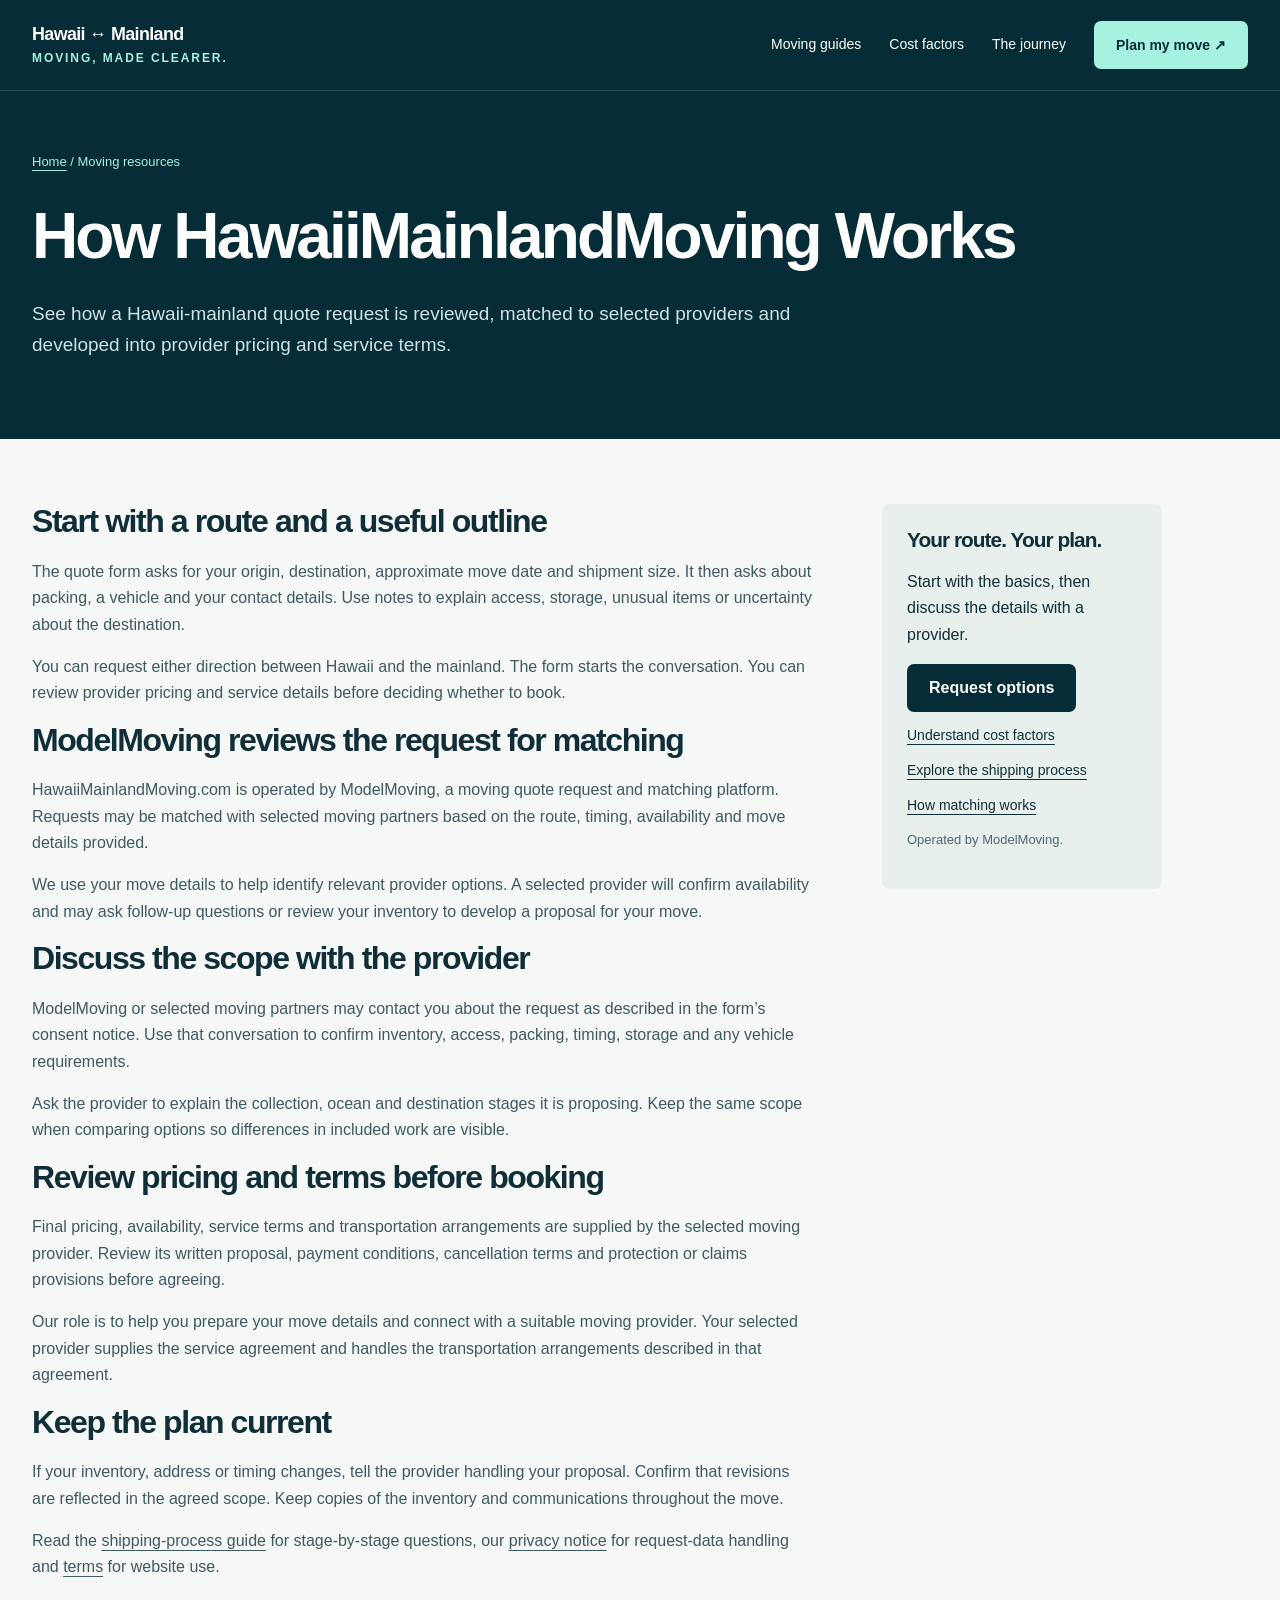
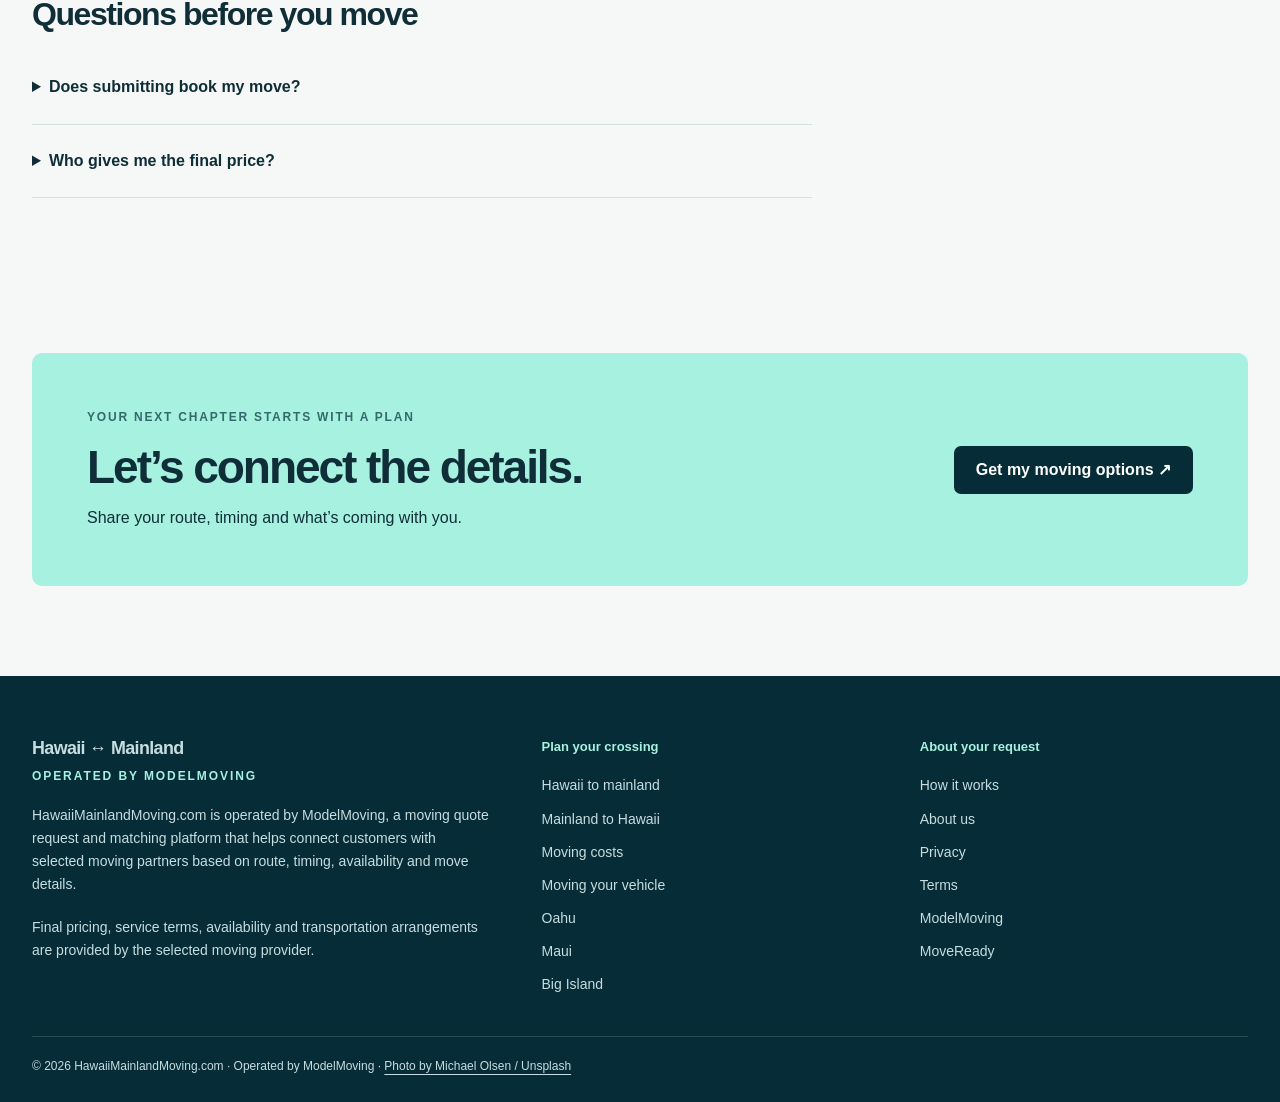
<file: how-it-works/index.html>
<!doctype html><html lang="en"><head><meta charset="utf-8"><meta name="viewport" content="width=device-width,initial-scale=1"><title>How HawaiiMainlandMoving Works | ModelMoving</title><meta name="description" content="See how a Hawaii-mainland quote request is reviewed, matched to selected providers and developed into provider pricing and service terms."><link rel="canonical" href="https://hawaiimainlandmoving.com/how-it-works/"><meta property="og:type" content="website"><meta property="og:title" content="How HawaiiMainlandMoving Works | ModelMoving"><meta property="og:description" content="See how a Hawaii-mainland quote request is reviewed, matched to selected providers and developed into provider pricing and service terms."><meta property="og:url" content="https://hawaiimainlandmoving.com/how-it-works/"><meta property="og:site_name" content="HawaiiMainlandMoving.com"><meta name="twitter:card" content="summary"><meta name="twitter:title" content="How HawaiiMainlandMoving Works | ModelMoving"><meta name="twitter:description" content="See how a Hawaii-mainland quote request is reviewed, matched to selected providers and developed into provider pricing and service terms."><meta name="theme-color" content="#052c37"><link rel="icon" href="/assets/favicon.svg" type="image/svg+xml"><link rel="stylesheet" href="/assets/site.css"><script async src="https://www.googletagmanager.com/gtag/js?id=G-KJPYXXWGEV"></script><script>window.dataLayer=window.dataLayer||[];function gtag(){dataLayer.push(arguments)}gtag('js',new Date());gtag('config','G-KJPYXXWGEV');</script><script type="application/ld+json">{"@context": "https://schema.org", "@graph": [{"@type": "WebSite", "@id": "https://hawaiimainlandmoving.com/#website", "url": "https://hawaiimainlandmoving.com/", "name": "HawaiiMainlandMoving.com"}, {"@type": "WebPage", "@id": "https://hawaiimainlandmoving.com/how-it-works/#webpage", "url": "https://hawaiimainlandmoving.com/how-it-works/", "name": "How HawaiiMainlandMoving Works | ModelMoving", "description": "See how a Hawaii-mainland quote request is reviewed, matched to selected providers and developed into provider pricing and service terms.", "isPartOf": {"@id": "https://hawaiimainlandmoving.com/#website"}}, {"@type": "FAQPage", "mainEntity": [{"@type": "Question", "name": "Does submitting book my move?", "acceptedAnswer": {"@type": "Answer", "text": "No. It sends a moving quote request. Any booking and transportation agreement must be made with a selected provider."}}, {"@type": "Question", "name": "Who gives me the final price?", "acceptedAnswer": {"@type": "Answer", "text": "The selected moving provider supplies final pricing, service terms, availability and transportation arrangements."}}]}]}</script><script defer src="/assets/site.js"></script></head><body><a class="skip" href="#main">Skip to content</a><header><div class="wrap nav"><a class="brand" href="/">Hawaii ↔ Mainland<small>Moving, made clearer.</small></a><button class="menu" id="menu" aria-controls="navigation" aria-expanded="false" aria-label="Open navigation">☰</button><nav class="navlinks" id="navigation" aria-label="Main navigation"><a href="/hawaii-to-mainland-moving/">Moving guides</a><a href="/hawaii-mainland-moving-cost/">Cost factors</a><a href="/hawaii-moving-shipping-process/">The journey</a><a href="/#quote" class="btn" data-event="hmm_quote_cta_click">Plan my move ↗</a></nav></div></header><main id="main"><div class="article-hero"><div class="wrap"><div class="breadcrumb"><a href="/">Home</a> / Moving resources</div><h1>How HawaiiMainlandMoving Works</h1><p>See how a Hawaii-mainland quote request is reviewed, matched to selected providers and developed into provider pricing and service terms.</p></div></div><div class="wrap article-layout"><article class="article-body"><section><h2>Start with a route and a useful outline</h2><p>The quote form asks for your origin, destination, approximate move date and shipment size. It then asks about packing, a vehicle and your contact details. Use notes to explain access, storage, unusual items or uncertainty about the destination.</p><p>You can request either direction between Hawaii and the mainland. The form starts the conversation. You can review provider pricing and service details before deciding whether to book.</p></section><section><h2>ModelMoving reviews the request for matching</h2><p>HawaiiMainlandMoving.com is operated by ModelMoving, a moving quote request and matching platform. Requests may be matched with selected moving partners based on the route, timing, availability and move details provided.</p><p>We use your move details to help identify relevant provider options. A selected provider will confirm availability and may ask follow-up questions or review your inventory to develop a proposal for your move.</p></section><section><h2>Discuss the scope with the provider</h2><p>ModelMoving or selected moving partners may contact you about the request as described in the form’s consent notice. Use that conversation to confirm inventory, access, packing, timing, storage and any vehicle requirements.</p><p>Ask the provider to explain the collection, ocean and destination stages it is proposing. Keep the same scope when comparing options so differences in included work are visible.</p></section><section><h2>Review pricing and terms before booking</h2><p>Final pricing, availability, service terms and transportation arrangements are supplied by the selected moving provider. Review its written proposal, payment conditions, cancellation terms and protection or claims provisions before agreeing.</p><p>Our role is to help you prepare your move details and connect with a suitable moving provider. Your selected provider supplies the service agreement and handles the transportation arrangements described in that agreement.</p></section><section><h2>Keep the plan current</h2><p>If your inventory, address or timing changes, tell the provider handling your proposal. Confirm that revisions are reflected in the agreed scope. Keep copies of the inventory and communications throughout the move.</p><p>Read the <a href="/hawaii-moving-shipping-process/">shipping-process guide</a> for stage-by-stage questions, our <a href="/privacy/">privacy notice</a> for request-data handling and <a href="/terms/">terms</a> for website use.</p></section><section><h2>Questions before you move</h2><div class="faq"><details><summary>Does submitting book my move?</summary><p>No. It sends a moving quote request. Any booking and transportation agreement must be made with a selected provider.</p></details><details><summary>Who gives me the final price?</summary><p>The selected moving provider supplies final pricing, service terms, availability and transportation arrangements.</p></details></div></section></article><aside class="article-side"><h2>Your route. Your plan.</h2><p>Start with the basics, then discuss the details with a provider.</p><a class="btn dark" href="/#quote" data-event="hmm_quote_cta_click">Request options</a><a href="/hawaii-mainland-moving-cost/">Understand cost factors</a><a href="/hawaii-moving-shipping-process/">Explore the shipping process</a><a href="/how-it-works/">How matching works</a><p class="fine">Operated by ModelMoving.</p></aside></div><section class="section"><div class="wrap cta"><div><div class="kicker">Your next chapter starts with a plan</div><h2>Let’s connect the details.</h2><p>Share your route, timing and what’s coming with you.</p></div><a class="btn dark" href="/#quote" data-event="hmm_quote_cta_click">Get my moving options ↗</a></div></section></main><footer><div class="wrap"><div class="footer-grid"><div><a class="brand" href="/">Hawaii ↔ Mainland<small>Operated by ModelMoving</small></a><p>HawaiiMainlandMoving.com is operated by ModelMoving, a moving quote request and matching platform that helps connect customers with selected moving partners based on route, timing, availability and move details.</p><p>Final pricing, service terms, availability and transportation arrangements are provided by the selected moving provider.</p></div><div class="footer-links"><strong>Plan your crossing</strong><a href="/hawaii-to-mainland-moving/">Hawaii to mainland</a><a href="/mainland-to-hawaii-moving/">Mainland to Hawaii</a><a href="/hawaii-mainland-moving-cost/">Moving costs</a><a href="/moving-a-car-from-hawaii-to-mainland/">Moving your vehicle</a><a href="/oahu-to-mainland-moving/">Oahu</a><a href="/maui-to-mainland-moving/">Maui</a><a href="/big-island-to-mainland-moving/">Big Island</a></div><div class="footer-links"><strong>About your request</strong><a href="/how-it-works/">How it works</a><a href="/about/">About us</a><a href="/privacy/">Privacy</a><a href="/terms/">Terms</a><a href="https://modelmoving.com/?utm_source=hawaiimainlandmoving.com&amp;utm_medium=referral&amp;utm_campaign=how-it-works_footer" data-event="hmm_modelmoving_click" target="_blank" rel="noopener">ModelMoving</a><a href="https://moveready.modelmoving.com/?utm_source=hawaiimainlandmoving.com&amp;utm_medium=referral&amp;utm_campaign=how-it-works_ready" data-event="hmm_moveready_click" target="_blank" rel="noopener">MoveReady</a></div></div><div class="copyright">© 2026 HawaiiMainlandMoving.com · Operated by ModelMoving · <a href="https://unsplash.com/photos/93B6TiJlk5Y" target="_blank" rel="noopener">Photo by Michael Olsen / Unsplash</a></div></div></footer></body></html>
</file>
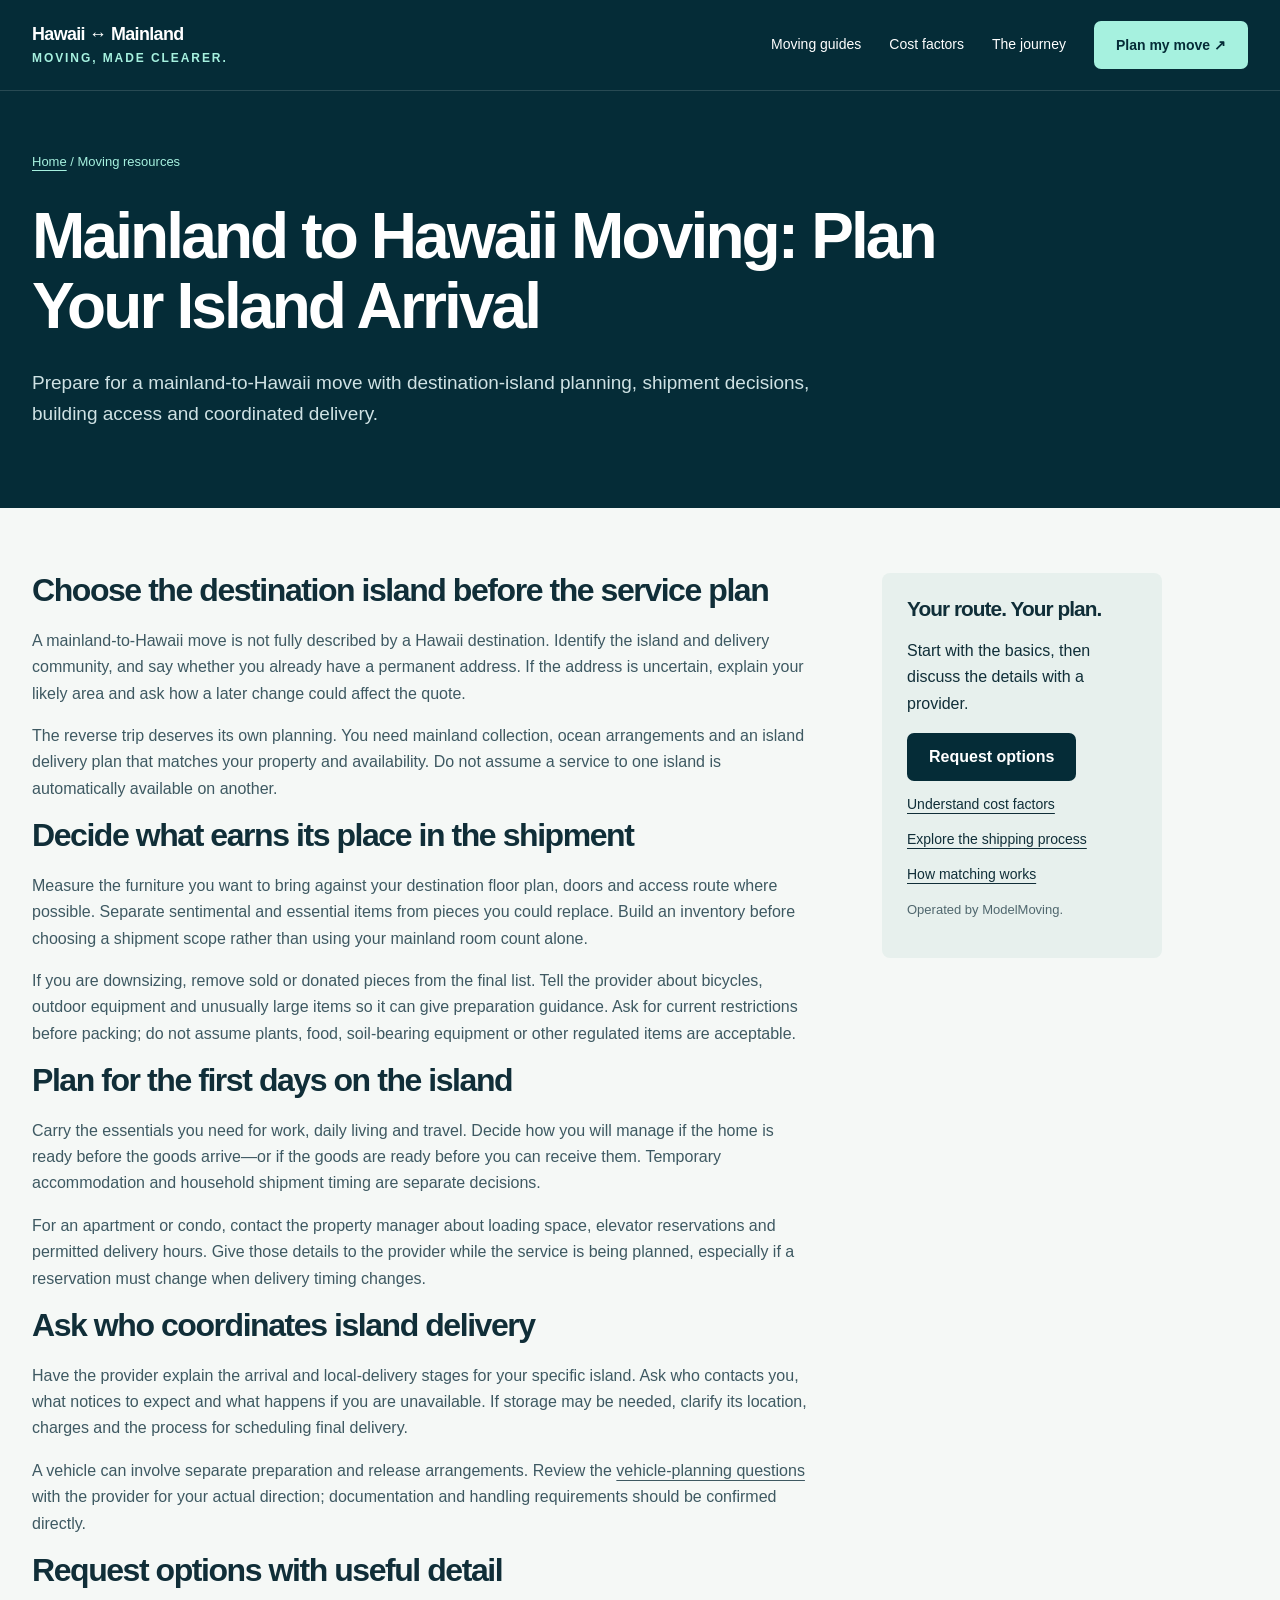
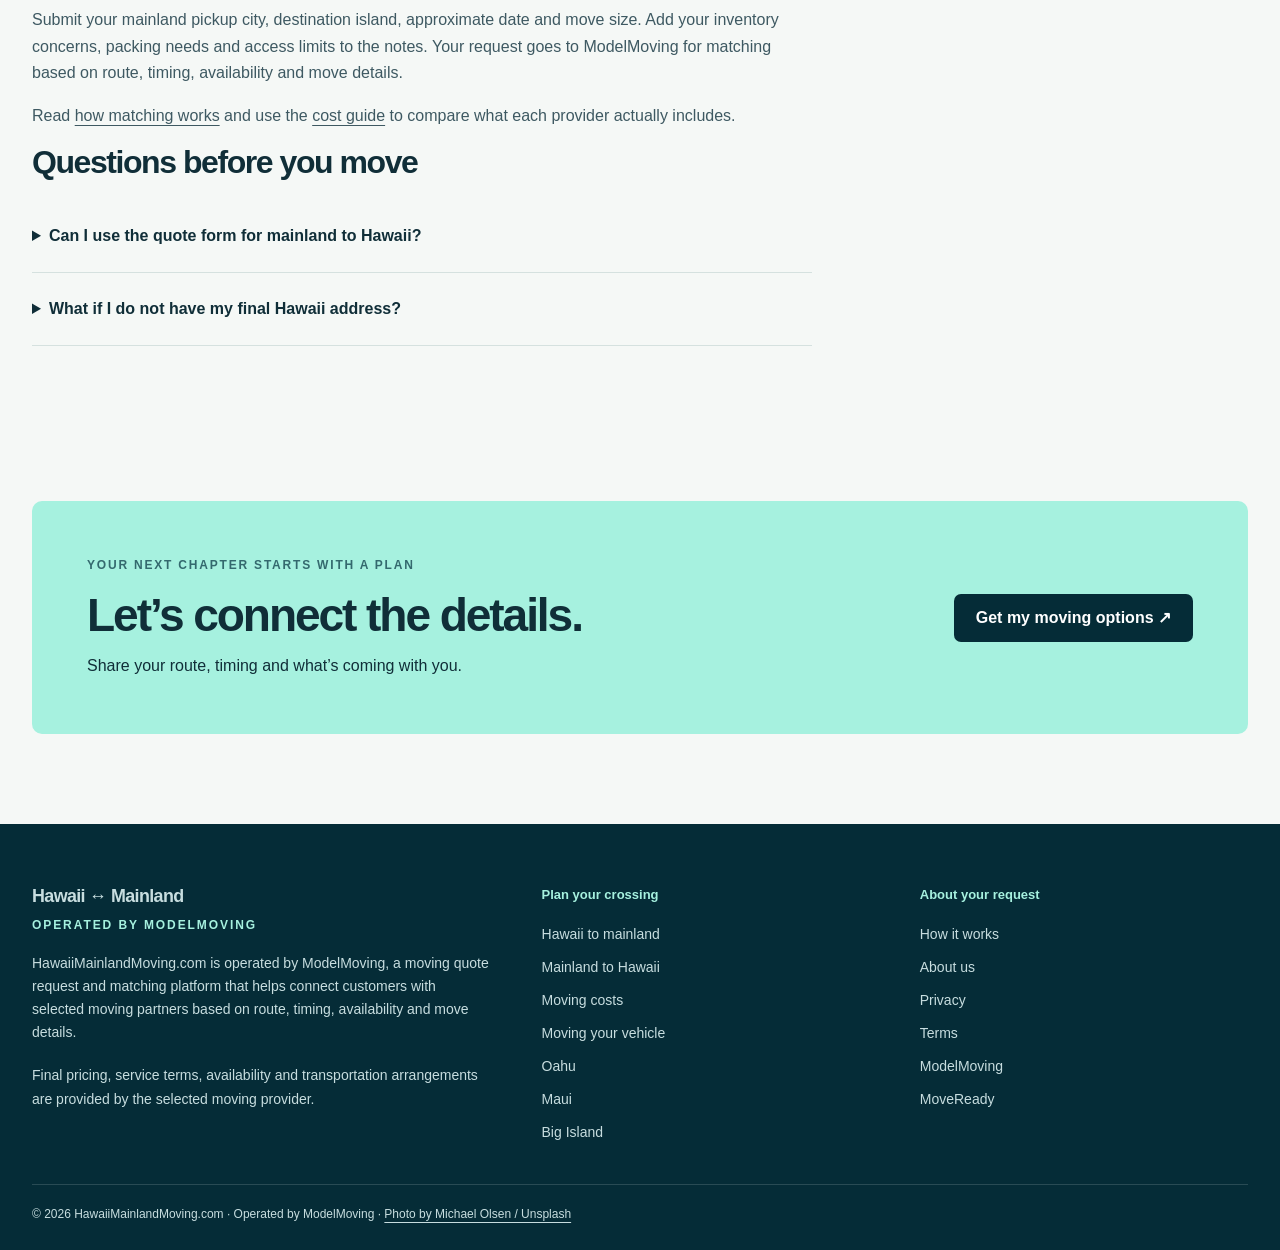
<file: mainland-to-hawaii-moving/index.html>
<!doctype html><html lang="en"><head><meta charset="utf-8"><meta name="viewport" content="width=device-width,initial-scale=1"><title>Mainland to Hawaii Moving: Plan Your Island Arrival</title><meta name="description" content="Prepare for a mainland-to-Hawaii move with destination-island planning, shipment decisions, building access and coordinated delivery."><link rel="canonical" href="https://hawaiimainlandmoving.com/mainland-to-hawaii-moving/"><meta property="og:type" content="website"><meta property="og:title" content="Mainland to Hawaii Moving: Plan Your Island Arrival"><meta property="og:description" content="Prepare for a mainland-to-Hawaii move with destination-island planning, shipment decisions, building access and coordinated delivery."><meta property="og:url" content="https://hawaiimainlandmoving.com/mainland-to-hawaii-moving/"><meta property="og:site_name" content="HawaiiMainlandMoving.com"><meta name="twitter:card" content="summary"><meta name="twitter:title" content="Mainland to Hawaii Moving: Plan Your Island Arrival"><meta name="twitter:description" content="Prepare for a mainland-to-Hawaii move with destination-island planning, shipment decisions, building access and coordinated delivery."><meta name="theme-color" content="#052c37"><link rel="icon" href="/assets/favicon.svg" type="image/svg+xml"><link rel="stylesheet" href="/assets/site.css"><script async src="https://www.googletagmanager.com/gtag/js?id=G-KJPYXXWGEV"></script><script>window.dataLayer=window.dataLayer||[];function gtag(){dataLayer.push(arguments)}gtag('js',new Date());gtag('config','G-KJPYXXWGEV');</script><script type="application/ld+json">{"@context": "https://schema.org", "@graph": [{"@type": "WebSite", "@id": "https://hawaiimainlandmoving.com/#website", "url": "https://hawaiimainlandmoving.com/", "name": "HawaiiMainlandMoving.com"}, {"@type": "WebPage", "@id": "https://hawaiimainlandmoving.com/mainland-to-hawaii-moving/#webpage", "url": "https://hawaiimainlandmoving.com/mainland-to-hawaii-moving/", "name": "Mainland to Hawaii Moving: Plan Your Island Arrival", "description": "Prepare for a mainland-to-Hawaii move with destination-island planning, shipment decisions, building access and coordinated delivery.", "isPartOf": {"@id": "https://hawaiimainlandmoving.com/#website"}}, {"@type": "FAQPage", "mainEntity": [{"@type": "Question", "name": "Can I use the quote form for mainland to Hawaii?", "acceptedAnswer": {"@type": "Answer", "text": "Yes. Select Mainland to Hawaii in the direction field, then enter your mainland origin and Hawaii destination."}}, {"@type": "Question", "name": "What if I do not have my final Hawaii address?", "acceptedAnswer": {"@type": "Answer", "text": "Give the island and expected community, explain the uncertainty in notes and ask the provider how an address change or storage gap would affect the plan."}}]}]}</script><script defer src="/assets/site.js"></script></head><body><a class="skip" href="#main">Skip to content</a><header><div class="wrap nav"><a class="brand" href="/">Hawaii ↔ Mainland<small>Moving, made clearer.</small></a><button class="menu" id="menu" aria-controls="navigation" aria-expanded="false" aria-label="Open navigation">☰</button><nav class="navlinks" id="navigation" aria-label="Main navigation"><a href="/hawaii-to-mainland-moving/">Moving guides</a><a href="/hawaii-mainland-moving-cost/">Cost factors</a><a href="/hawaii-moving-shipping-process/">The journey</a><a href="/#quote" class="btn" data-event="hmm_quote_cta_click">Plan my move ↗</a></nav></div></header><main id="main"><div class="article-hero"><div class="wrap"><div class="breadcrumb"><a href="/">Home</a> / Moving resources</div><h1>Mainland to Hawaii Moving: Plan Your Island Arrival</h1><p>Prepare for a mainland-to-Hawaii move with destination-island planning, shipment decisions, building access and coordinated delivery.</p></div></div><div class="wrap article-layout"><article class="article-body"><section><h2>Choose the destination island before the service plan</h2><p>A mainland-to-Hawaii move is not fully described by a Hawaii destination. Identify the island and delivery community, and say whether you already have a permanent address. If the address is uncertain, explain your likely area and ask how a later change could affect the quote.</p><p>The reverse trip deserves its own planning. You need mainland collection, ocean arrangements and an island delivery plan that matches your property and availability. Do not assume a service to one island is automatically available on another.</p></section><section><h2>Decide what earns its place in the shipment</h2><p>Measure the furniture you want to bring against your destination floor plan, doors and access route where possible. Separate sentimental and essential items from pieces you could replace. Build an inventory before choosing a shipment scope rather than using your mainland room count alone.</p><p>If you are downsizing, remove sold or donated pieces from the final list. Tell the provider about bicycles, outdoor equipment and unusually large items so it can give preparation guidance. Ask for current restrictions before packing; do not assume plants, food, soil-bearing equipment or other regulated items are acceptable.</p></section><section><h2>Plan for the first days on the island</h2><p>Carry the essentials you need for work, daily living and travel. Decide how you will manage if the home is ready before the goods arrive—or if the goods are ready before you can receive them. Temporary accommodation and household shipment timing are separate decisions.</p><p>For an apartment or condo, contact the property manager about loading space, elevator reservations and permitted delivery hours. Give those details to the provider while the service is being planned, especially if a reservation must change when delivery timing changes.</p></section><section><h2>Ask who coordinates island delivery</h2><p>Have the provider explain the arrival and local-delivery stages for your specific island. Ask who contacts you, what notices to expect and what happens if you are unavailable. If storage may be needed, clarify its location, charges and the process for scheduling final delivery.</p><p>A vehicle can involve separate preparation and release arrangements. Review the <a href="/moving-a-car-from-hawaii-to-mainland/">vehicle-planning questions</a> with the provider for your actual direction; documentation and handling requirements should be confirmed directly.</p></section><section><h2>Request options with useful detail</h2><p>Submit your mainland pickup city, destination island, approximate date and move size. Add your inventory concerns, packing needs and access limits to the notes. Your request goes to ModelMoving for matching based on route, timing, availability and move details.</p><p>Read <a href="/how-it-works/">how matching works</a> and use the <a href="/hawaii-mainland-moving-cost/">cost guide</a> to compare what each provider actually includes.</p></section><section><h2>Questions before you move</h2><div class="faq"><details><summary>Can I use the quote form for mainland to Hawaii?</summary><p>Yes. Select Mainland to Hawaii in the direction field, then enter your mainland origin and Hawaii destination.</p></details><details><summary>What if I do not have my final Hawaii address?</summary><p>Give the island and expected community, explain the uncertainty in notes and ask the provider how an address change or storage gap would affect the plan.</p></details></div></section></article><aside class="article-side"><h2>Your route. Your plan.</h2><p>Start with the basics, then discuss the details with a provider.</p><a class="btn dark" href="/#quote" data-event="hmm_quote_cta_click">Request options</a><a href="/hawaii-mainland-moving-cost/">Understand cost factors</a><a href="/hawaii-moving-shipping-process/">Explore the shipping process</a><a href="/how-it-works/">How matching works</a><p class="fine">Operated by ModelMoving.</p></aside></div><section class="section"><div class="wrap cta"><div><div class="kicker">Your next chapter starts with a plan</div><h2>Let’s connect the details.</h2><p>Share your route, timing and what’s coming with you.</p></div><a class="btn dark" href="/#quote" data-event="hmm_quote_cta_click">Get my moving options ↗</a></div></section></main><footer><div class="wrap"><div class="footer-grid"><div><a class="brand" href="/">Hawaii ↔ Mainland<small>Operated by ModelMoving</small></a><p>HawaiiMainlandMoving.com is operated by ModelMoving, a moving quote request and matching platform that helps connect customers with selected moving partners based on route, timing, availability and move details.</p><p>Final pricing, service terms, availability and transportation arrangements are provided by the selected moving provider.</p></div><div class="footer-links"><strong>Plan your crossing</strong><a href="/hawaii-to-mainland-moving/">Hawaii to mainland</a><a href="/mainland-to-hawaii-moving/">Mainland to Hawaii</a><a href="/hawaii-mainland-moving-cost/">Moving costs</a><a href="/moving-a-car-from-hawaii-to-mainland/">Moving your vehicle</a><a href="/oahu-to-mainland-moving/">Oahu</a><a href="/maui-to-mainland-moving/">Maui</a><a href="/big-island-to-mainland-moving/">Big Island</a></div><div class="footer-links"><strong>About your request</strong><a href="/how-it-works/">How it works</a><a href="/about/">About us</a><a href="/privacy/">Privacy</a><a href="/terms/">Terms</a><a href="https://modelmoving.com/?utm_source=hawaiimainlandmoving.com&amp;utm_medium=referral&amp;utm_campaign=mainland-to-hawaii-moving_footer" data-event="hmm_modelmoving_click" target="_blank" rel="noopener">ModelMoving</a><a href="https://moveready.modelmoving.com/?utm_source=hawaiimainlandmoving.com&amp;utm_medium=referral&amp;utm_campaign=mainland-to-hawaii-moving_ready" data-event="hmm_moveready_click" target="_blank" rel="noopener">MoveReady</a></div></div><div class="copyright">© 2026 HawaiiMainlandMoving.com · Operated by ModelMoving · <a href="https://unsplash.com/photos/93B6TiJlk5Y" target="_blank" rel="noopener">Photo by Michael Olsen / Unsplash</a></div></div></footer></body></html>
</file>
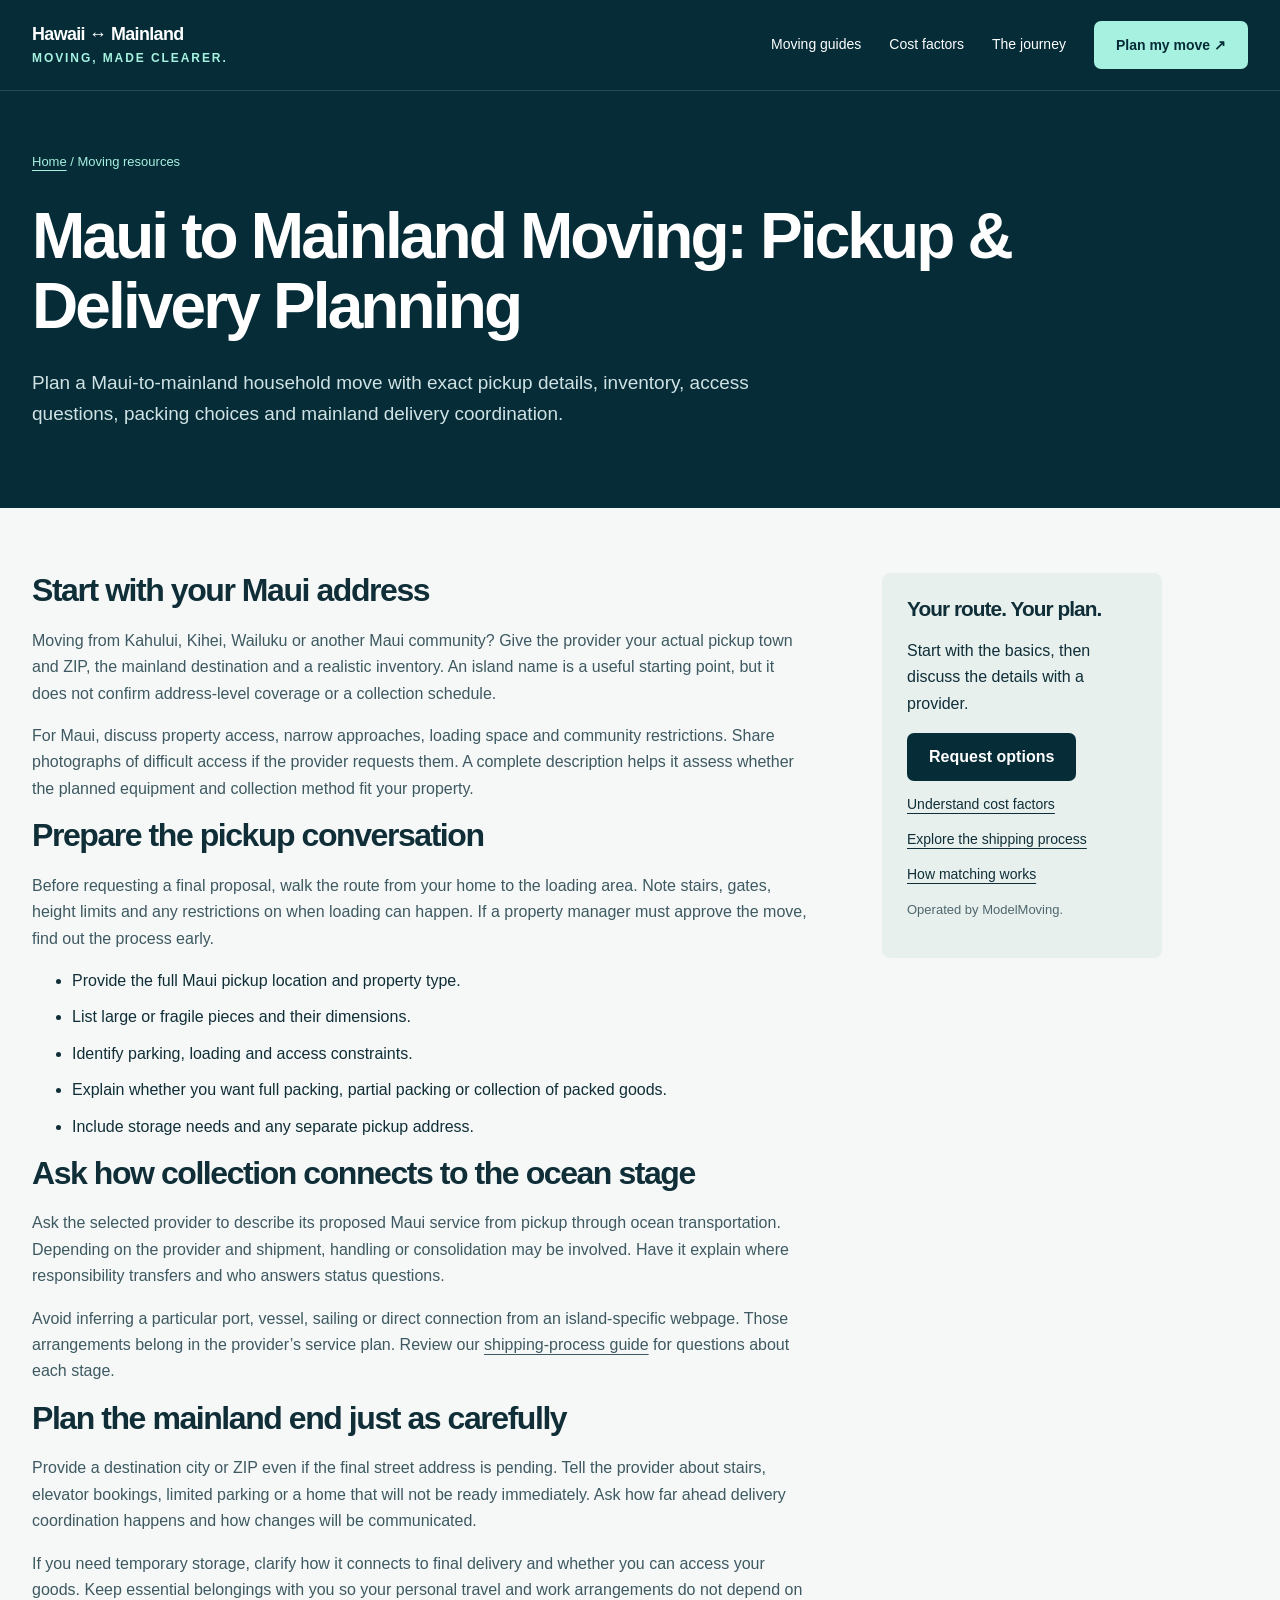
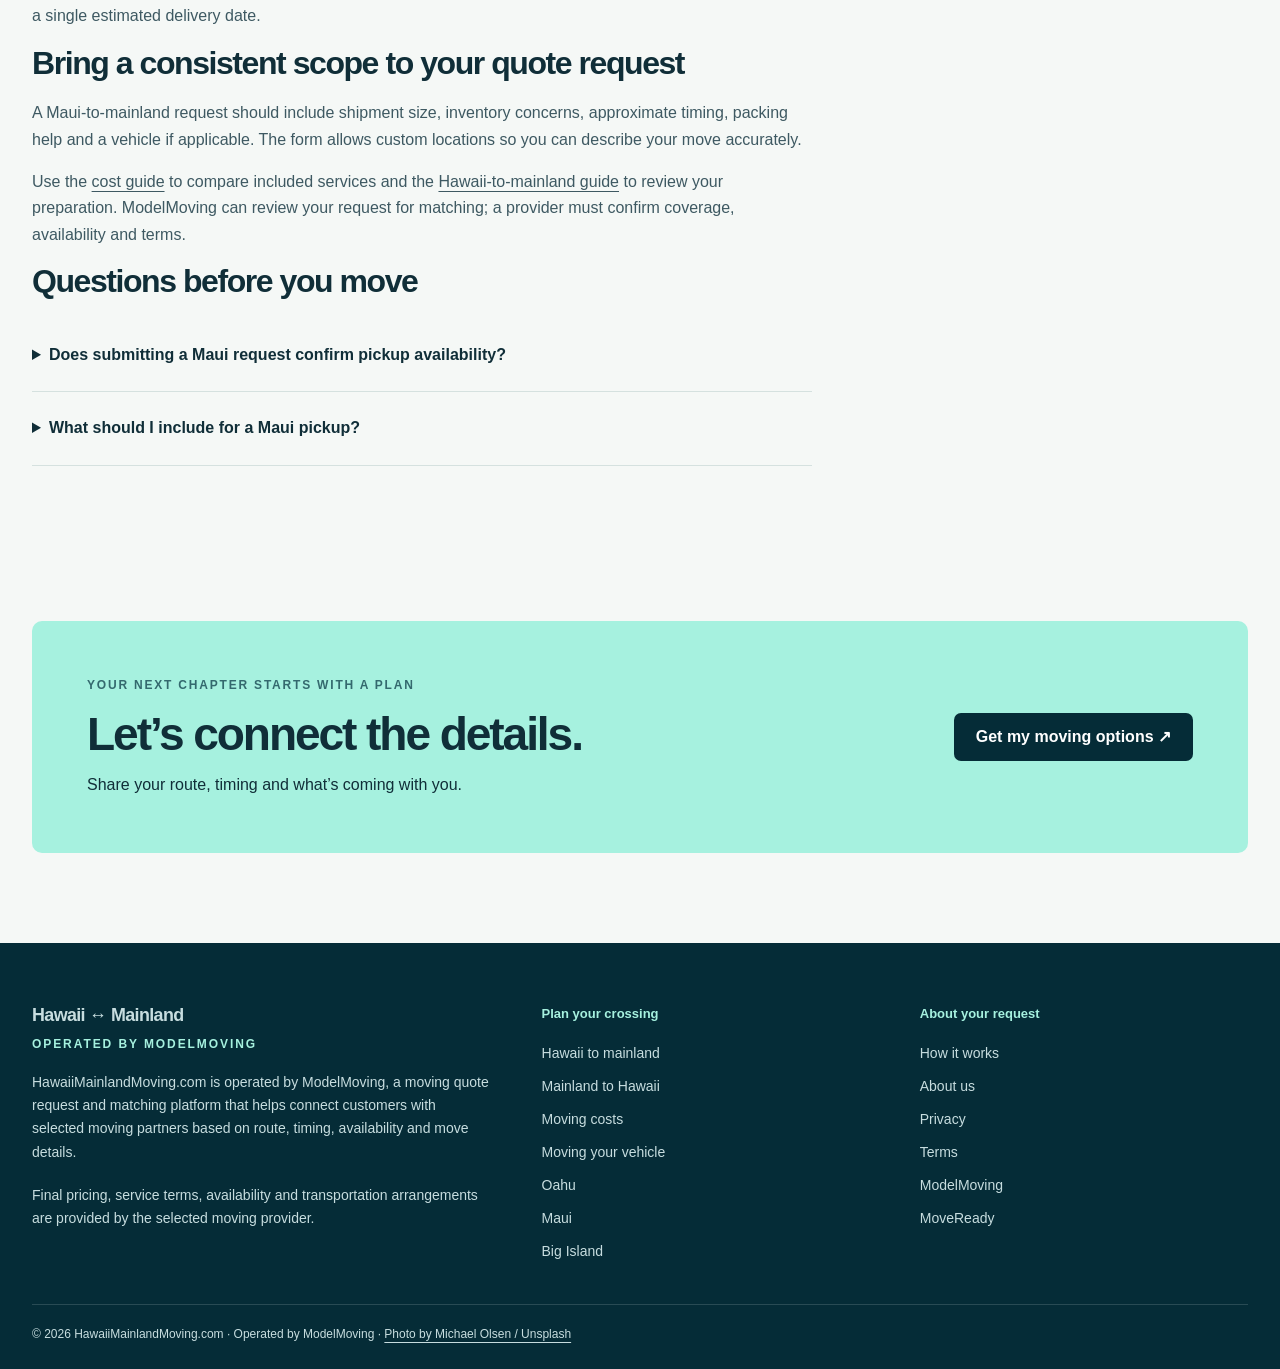
<file: maui-to-mainland-moving/index.html>
<!doctype html><html lang="en"><head><meta charset="utf-8"><meta name="viewport" content="width=device-width,initial-scale=1"><title>Maui to Mainland Moving: Pickup &amp; Delivery Planning</title><meta name="description" content="Plan a Maui-to-mainland household move with exact pickup details, inventory, access questions, packing choices and mainland delivery coordination."><link rel="canonical" href="https://hawaiimainlandmoving.com/maui-to-mainland-moving/"><meta property="og:type" content="website"><meta property="og:title" content="Maui to Mainland Moving: Pickup &amp; Delivery Planning"><meta property="og:description" content="Plan a Maui-to-mainland household move with exact pickup details, inventory, access questions, packing choices and mainland delivery coordination."><meta property="og:url" content="https://hawaiimainlandmoving.com/maui-to-mainland-moving/"><meta property="og:site_name" content="HawaiiMainlandMoving.com"><meta name="twitter:card" content="summary"><meta name="twitter:title" content="Maui to Mainland Moving: Pickup &amp; Delivery Planning"><meta name="twitter:description" content="Plan a Maui-to-mainland household move with exact pickup details, inventory, access questions, packing choices and mainland delivery coordination."><meta name="theme-color" content="#052c37"><link rel="icon" href="/assets/favicon.svg" type="image/svg+xml"><link rel="stylesheet" href="/assets/site.css"><script async src="https://www.googletagmanager.com/gtag/js?id=G-KJPYXXWGEV"></script><script>window.dataLayer=window.dataLayer||[];function gtag(){dataLayer.push(arguments)}gtag('js',new Date());gtag('config','G-KJPYXXWGEV');</script><script type="application/ld+json">{"@context": "https://schema.org", "@graph": [{"@type": "WebSite", "@id": "https://hawaiimainlandmoving.com/#website", "url": "https://hawaiimainlandmoving.com/", "name": "HawaiiMainlandMoving.com"}, {"@type": "WebPage", "@id": "https://hawaiimainlandmoving.com/maui-to-mainland-moving/#webpage", "url": "https://hawaiimainlandmoving.com/maui-to-mainland-moving/", "name": "Maui to Mainland Moving: Pickup & Delivery Planning", "description": "Plan a Maui-to-mainland household move with exact pickup details, inventory, access questions, packing choices and mainland delivery coordination.", "isPartOf": {"@id": "https://hawaiimainlandmoving.com/#website"}}, {"@type": "FAQPage", "mainEntity": [{"@type": "Question", "name": "Does submitting a Maui request confirm pickup availability?", "acceptedAnswer": {"@type": "Answer", "text": "No. Availability and address-level coverage are confirmed by a selected provider after it reviews your move."}}, {"@type": "Question", "name": "What should I include for a Maui pickup?", "acceptedAnswer": {"@type": "Answer", "text": "Include your town or ZIP, property access, inventory, approximate date and packing or storage needs, along with your mainland destination."}}]}]}</script><script defer src="/assets/site.js"></script></head><body><a class="skip" href="#main">Skip to content</a><header><div class="wrap nav"><a class="brand" href="/">Hawaii ↔ Mainland<small>Moving, made clearer.</small></a><button class="menu" id="menu" aria-controls="navigation" aria-expanded="false" aria-label="Open navigation">☰</button><nav class="navlinks" id="navigation" aria-label="Main navigation"><a href="/hawaii-to-mainland-moving/">Moving guides</a><a href="/hawaii-mainland-moving-cost/">Cost factors</a><a href="/hawaii-moving-shipping-process/">The journey</a><a href="/#quote" class="btn" data-event="hmm_quote_cta_click">Plan my move ↗</a></nav></div></header><main id="main"><div class="article-hero"><div class="wrap"><div class="breadcrumb"><a href="/">Home</a> / Moving resources</div><h1>Maui to Mainland Moving: Pickup & Delivery Planning</h1><p>Plan a Maui-to-mainland household move with exact pickup details, inventory, access questions, packing choices and mainland delivery coordination.</p></div></div><div class="wrap article-layout"><article class="article-body"><section><h2>Start with your Maui address</h2><p>Moving from Kahului, Kihei, Wailuku or another Maui community? Give the provider your actual pickup town and ZIP, the mainland destination and a realistic inventory. An island name is a useful starting point, but it does not confirm address-level coverage or a collection schedule.</p><p>For Maui, discuss property access, narrow approaches, loading space and community restrictions. Share photographs of difficult access if the provider requests them. A complete description helps it assess whether the planned equipment and collection method fit your property.</p></section><section><h2>Prepare the pickup conversation</h2><p>Before requesting a final proposal, walk the route from your home to the loading area. Note stairs, gates, height limits and any restrictions on when loading can happen. If a property manager must approve the move, find out the process early.</p><ul><li>Provide the full Maui pickup location and property type.</li><li>List large or fragile pieces and their dimensions.</li><li>Identify parking, loading and access constraints.</li><li>Explain whether you want full packing, partial packing or collection of packed goods.</li><li>Include storage needs and any separate pickup address.</li></ul></section><section><h2>Ask how collection connects to the ocean stage</h2><p>Ask the selected provider to describe its proposed Maui service from pickup through ocean transportation. Depending on the provider and shipment, handling or consolidation may be involved. Have it explain where responsibility transfers and who answers status questions.</p><p>Avoid inferring a particular port, vessel, sailing or direct connection from an island-specific webpage. Those arrangements belong in the provider’s service plan. Review our <a href="/hawaii-moving-shipping-process/">shipping-process guide</a> for questions about each stage.</p></section><section><h2>Plan the mainland end just as carefully</h2><p>Provide a destination city or ZIP even if the final street address is pending. Tell the provider about stairs, elevator bookings, limited parking or a home that will not be ready immediately. Ask how far ahead delivery coordination happens and how changes will be communicated.</p><p>If you need temporary storage, clarify how it connects to final delivery and whether you can access your goods. Keep essential belongings with you so your personal travel and work arrangements do not depend on a single estimated delivery date.</p></section><section><h2>Bring a consistent scope to your quote request</h2><p>A Maui-to-mainland request should include shipment size, inventory concerns, approximate timing, packing help and a vehicle if applicable. The form allows custom locations so you can describe your move accurately.</p><p>Use the <a href="/hawaii-mainland-moving-cost/">cost guide</a> to compare included services and the <a href="/hawaii-to-mainland-moving/">Hawaii-to-mainland guide</a> to review your preparation. ModelMoving can review your request for matching; a provider must confirm coverage, availability and terms.</p></section><section><h2>Questions before you move</h2><div class="faq"><details><summary>Does submitting a Maui request confirm pickup availability?</summary><p>No. Availability and address-level coverage are confirmed by a selected provider after it reviews your move.</p></details><details><summary>What should I include for a Maui pickup?</summary><p>Include your town or ZIP, property access, inventory, approximate date and packing or storage needs, along with your mainland destination.</p></details></div></section></article><aside class="article-side"><h2>Your route. Your plan.</h2><p>Start with the basics, then discuss the details with a provider.</p><a class="btn dark" href="/#quote" data-event="hmm_quote_cta_click">Request options</a><a href="/hawaii-mainland-moving-cost/">Understand cost factors</a><a href="/hawaii-moving-shipping-process/">Explore the shipping process</a><a href="/how-it-works/">How matching works</a><p class="fine">Operated by ModelMoving.</p></aside></div><section class="section"><div class="wrap cta"><div><div class="kicker">Your next chapter starts with a plan</div><h2>Let’s connect the details.</h2><p>Share your route, timing and what’s coming with you.</p></div><a class="btn dark" href="/#quote" data-event="hmm_quote_cta_click">Get my moving options ↗</a></div></section></main><footer><div class="wrap"><div class="footer-grid"><div><a class="brand" href="/">Hawaii ↔ Mainland<small>Operated by ModelMoving</small></a><p>HawaiiMainlandMoving.com is operated by ModelMoving, a moving quote request and matching platform that helps connect customers with selected moving partners based on route, timing, availability and move details.</p><p>Final pricing, service terms, availability and transportation arrangements are provided by the selected moving provider.</p></div><div class="footer-links"><strong>Plan your crossing</strong><a href="/hawaii-to-mainland-moving/">Hawaii to mainland</a><a href="/mainland-to-hawaii-moving/">Mainland to Hawaii</a><a href="/hawaii-mainland-moving-cost/">Moving costs</a><a href="/moving-a-car-from-hawaii-to-mainland/">Moving your vehicle</a><a href="/oahu-to-mainland-moving/">Oahu</a><a href="/maui-to-mainland-moving/">Maui</a><a href="/big-island-to-mainland-moving/">Big Island</a></div><div class="footer-links"><strong>About your request</strong><a href="/how-it-works/">How it works</a><a href="/about/">About us</a><a href="/privacy/">Privacy</a><a href="/terms/">Terms</a><a href="https://modelmoving.com/?utm_source=hawaiimainlandmoving.com&amp;utm_medium=referral&amp;utm_campaign=maui-to-mainland-moving_footer" data-event="hmm_modelmoving_click" target="_blank" rel="noopener">ModelMoving</a><a href="https://moveready.modelmoving.com/?utm_source=hawaiimainlandmoving.com&amp;utm_medium=referral&amp;utm_campaign=maui-to-mainland-moving_ready" data-event="hmm_moveready_click" target="_blank" rel="noopener">MoveReady</a></div></div><div class="copyright">© 2026 HawaiiMainlandMoving.com · Operated by ModelMoving · <a href="https://unsplash.com/photos/93B6TiJlk5Y" target="_blank" rel="noopener">Photo by Michael Olsen / Unsplash</a></div></div></footer></body></html>
</file>
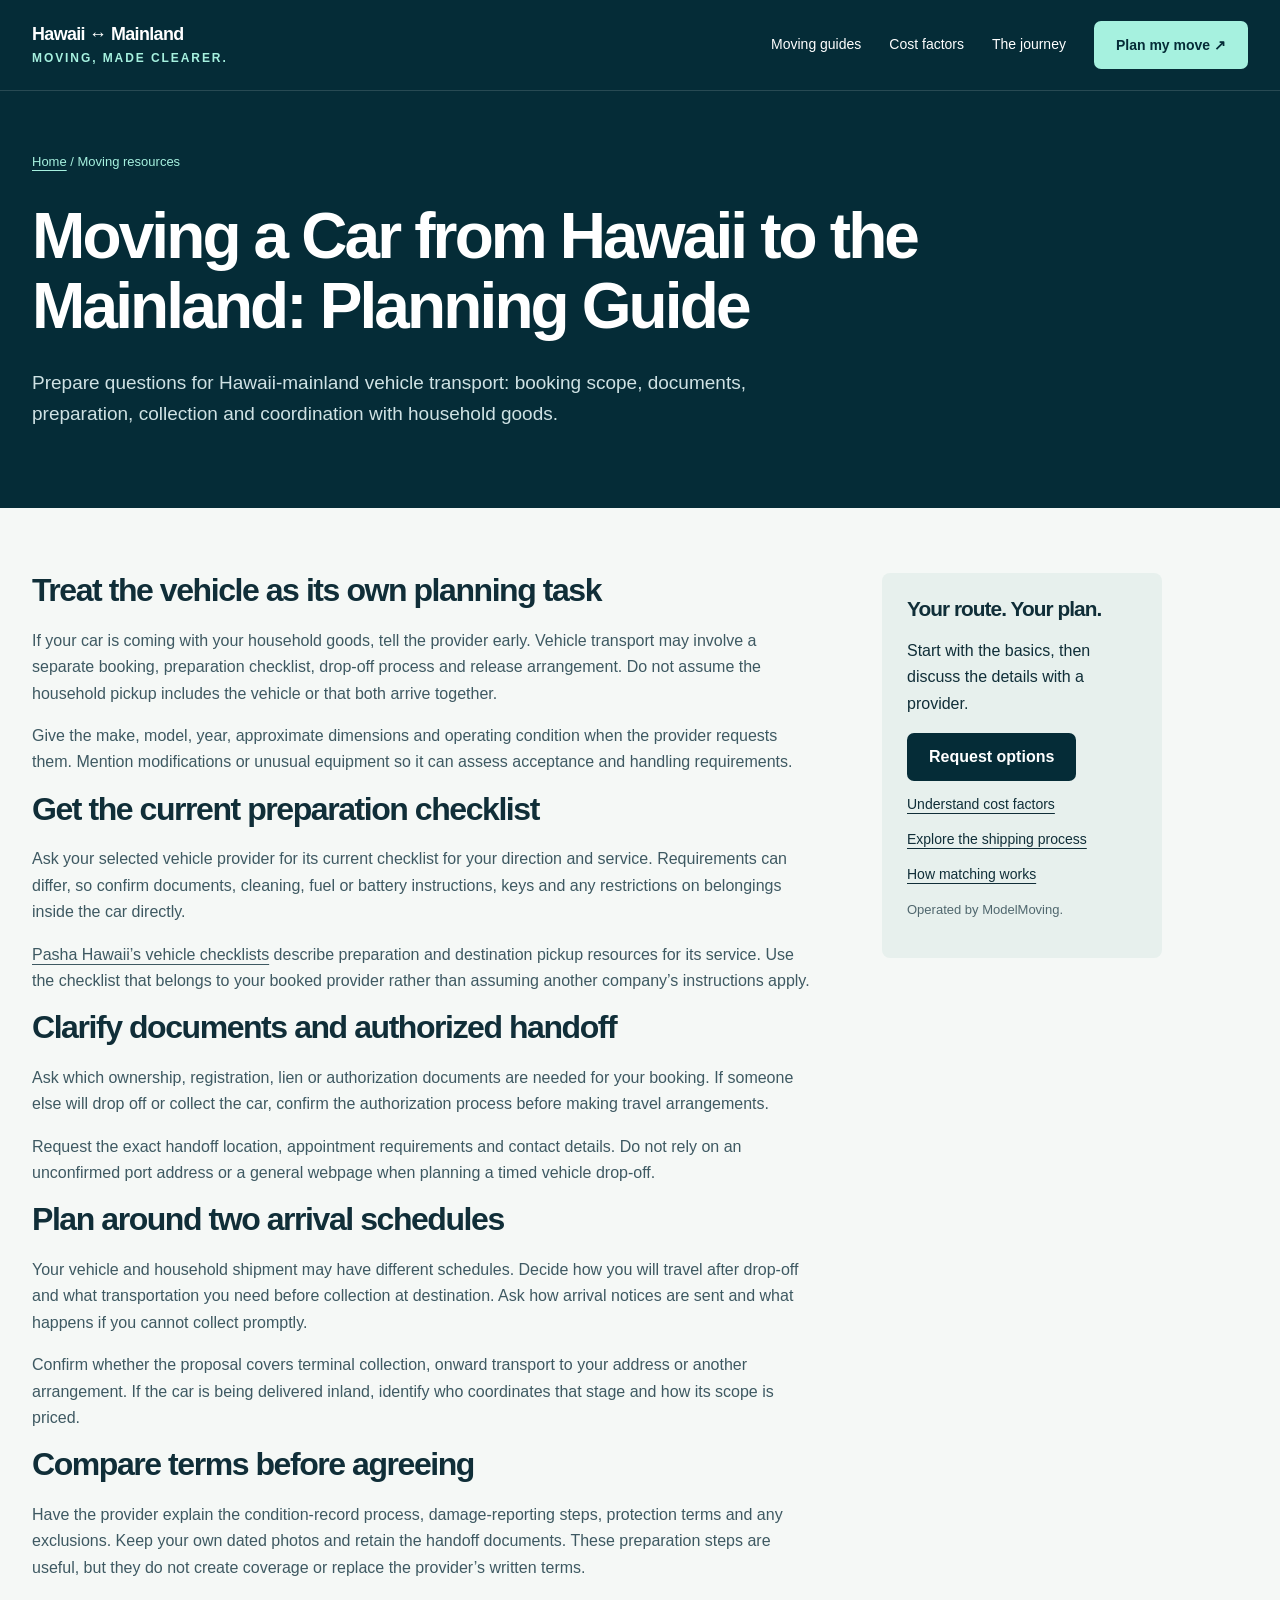
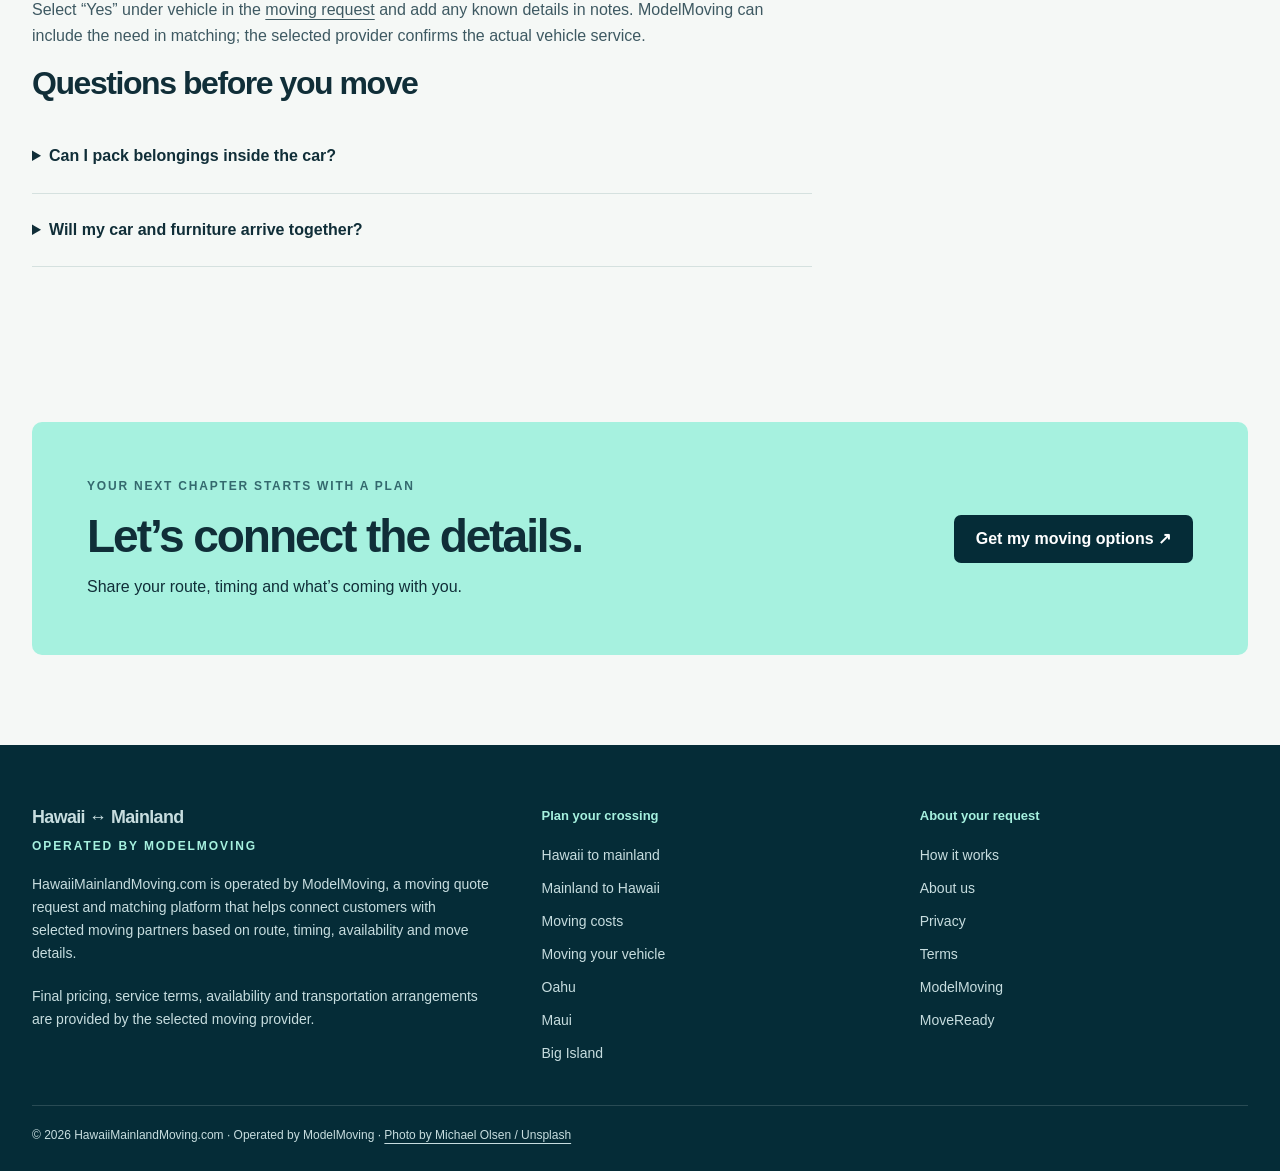
<file: moving-a-car-from-hawaii-to-mainland/index.html>
<!doctype html><html lang="en"><head><meta charset="utf-8"><meta name="viewport" content="width=device-width,initial-scale=1"><title>Moving a Car from Hawaii to the Mainland: Planning Guide</title><meta name="description" content="Prepare questions for Hawaii-mainland vehicle transport: booking scope, documents, preparation, collection and coordination with household goods."><link rel="canonical" href="https://hawaiimainlandmoving.com/moving-a-car-from-hawaii-to-mainland/"><meta property="og:type" content="website"><meta property="og:title" content="Moving a Car from Hawaii to the Mainland: Planning Guide"><meta property="og:description" content="Prepare questions for Hawaii-mainland vehicle transport: booking scope, documents, preparation, collection and coordination with household goods."><meta property="og:url" content="https://hawaiimainlandmoving.com/moving-a-car-from-hawaii-to-mainland/"><meta property="og:site_name" content="HawaiiMainlandMoving.com"><meta name="twitter:card" content="summary"><meta name="twitter:title" content="Moving a Car from Hawaii to the Mainland: Planning Guide"><meta name="twitter:description" content="Prepare questions for Hawaii-mainland vehicle transport: booking scope, documents, preparation, collection and coordination with household goods."><meta name="theme-color" content="#052c37"><link rel="icon" href="/assets/favicon.svg" type="image/svg+xml"><link rel="stylesheet" href="/assets/site.css"><script async src="https://www.googletagmanager.com/gtag/js?id=G-KJPYXXWGEV"></script><script>window.dataLayer=window.dataLayer||[];function gtag(){dataLayer.push(arguments)}gtag('js',new Date());gtag('config','G-KJPYXXWGEV');</script><script type="application/ld+json">{"@context": "https://schema.org", "@graph": [{"@type": "WebSite", "@id": "https://hawaiimainlandmoving.com/#website", "url": "https://hawaiimainlandmoving.com/", "name": "HawaiiMainlandMoving.com"}, {"@type": "WebPage", "@id": "https://hawaiimainlandmoving.com/moving-a-car-from-hawaii-to-mainland/#webpage", "url": "https://hawaiimainlandmoving.com/moving-a-car-from-hawaii-to-mainland/", "name": "Moving a Car from Hawaii to the Mainland: Planning Guide", "description": "Prepare questions for Hawaii-mainland vehicle transport: booking scope, documents, preparation, collection and coordination with household goods.", "isPartOf": {"@id": "https://hawaiimainlandmoving.com/#website"}}, {"@type": "FAQPage", "mainEntity": [{"@type": "Question", "name": "Can I pack belongings inside the car?", "acceptedAnswer": {"@type": "Answer", "text": "Do not assume you can. Confirm the selected vehicle provider\u2019s current restrictions before putting belongings in the vehicle."}}, {"@type": "Question", "name": "Will my car and furniture arrive together?", "acceptedAnswer": {"@type": "Answer", "text": "Not necessarily. Ask for separate coordination details and plan transportation around the confirmed vehicle service."}}]}]}</script><script defer src="/assets/site.js"></script></head><body><a class="skip" href="#main">Skip to content</a><header><div class="wrap nav"><a class="brand" href="/">Hawaii ↔ Mainland<small>Moving, made clearer.</small></a><button class="menu" id="menu" aria-controls="navigation" aria-expanded="false" aria-label="Open navigation">☰</button><nav class="navlinks" id="navigation" aria-label="Main navigation"><a href="/hawaii-to-mainland-moving/">Moving guides</a><a href="/hawaii-mainland-moving-cost/">Cost factors</a><a href="/hawaii-moving-shipping-process/">The journey</a><a href="/#quote" class="btn" data-event="hmm_quote_cta_click">Plan my move ↗</a></nav></div></header><main id="main"><div class="article-hero"><div class="wrap"><div class="breadcrumb"><a href="/">Home</a> / Moving resources</div><h1>Moving a Car from Hawaii to the Mainland: Planning Guide</h1><p>Prepare questions for Hawaii-mainland vehicle transport: booking scope, documents, preparation, collection and coordination with household goods.</p></div></div><div class="wrap article-layout"><article class="article-body"><section><h2>Treat the vehicle as its own planning task</h2><p>If your car is coming with your household goods, tell the provider early. Vehicle transport may involve a separate booking, preparation checklist, drop-off process and release arrangement. Do not assume the household pickup includes the vehicle or that both arrive together.</p><p>Give the make, model, year, approximate dimensions and operating condition when the provider requests them. Mention modifications or unusual equipment so it can assess acceptance and handling requirements.</p></section><section><h2>Get the current preparation checklist</h2><p>Ask your selected vehicle provider for its current checklist for your direction and service. Requirements can differ, so confirm documents, cleaning, fuel or battery instructions, keys and any restrictions on belongings inside the car directly.</p><p><a href="https://www.pashahawaii.com/resources/vehicles/ship-vehicle-shipping-checklists" target="_blank" rel="noopener">Pasha Hawaii’s vehicle checklists</a> describe preparation and destination pickup resources for its service. Use the checklist that belongs to your booked provider rather than assuming another company’s instructions apply.</p></section><section><h2>Clarify documents and authorized handoff</h2><p>Ask which ownership, registration, lien or authorization documents are needed for your booking. If someone else will drop off or collect the car, confirm the authorization process before making travel arrangements.</p><p>Request the exact handoff location, appointment requirements and contact details. Do not rely on an unconfirmed port address or a general webpage when planning a timed vehicle drop-off.</p></section><section><h2>Plan around two arrival schedules</h2><p>Your vehicle and household shipment may have different schedules. Decide how you will travel after drop-off and what transportation you need before collection at destination. Ask how arrival notices are sent and what happens if you cannot collect promptly.</p><p>Confirm whether the proposal covers terminal collection, onward transport to your address or another arrangement. If the car is being delivered inland, identify who coordinates that stage and how its scope is priced.</p></section><section><h2>Compare terms before agreeing</h2><p>Have the provider explain the condition-record process, damage-reporting steps, protection terms and any exclusions. Keep your own dated photos and retain the handoff documents. These preparation steps are useful, but they do not create coverage or replace the provider’s written terms.</p><p>Select “Yes” under vehicle in the <a href="/#quote" data-event="hmm_quote_cta_click">moving request</a> and add any known details in notes. ModelMoving can include the need in matching; the selected provider confirms the actual vehicle service.</p></section><section><h2>Questions before you move</h2><div class="faq"><details><summary>Can I pack belongings inside the car?</summary><p>Do not assume you can. Confirm the selected vehicle provider’s current restrictions before putting belongings in the vehicle.</p></details><details><summary>Will my car and furniture arrive together?</summary><p>Not necessarily. Ask for separate coordination details and plan transportation around the confirmed vehicle service.</p></details></div></section></article><aside class="article-side"><h2>Your route. Your plan.</h2><p>Start with the basics, then discuss the details with a provider.</p><a class="btn dark" href="/#quote" data-event="hmm_quote_cta_click">Request options</a><a href="/hawaii-mainland-moving-cost/">Understand cost factors</a><a href="/hawaii-moving-shipping-process/">Explore the shipping process</a><a href="/how-it-works/">How matching works</a><p class="fine">Operated by ModelMoving.</p></aside></div><section class="section"><div class="wrap cta"><div><div class="kicker">Your next chapter starts with a plan</div><h2>Let’s connect the details.</h2><p>Share your route, timing and what’s coming with you.</p></div><a class="btn dark" href="/#quote" data-event="hmm_quote_cta_click">Get my moving options ↗</a></div></section></main><footer><div class="wrap"><div class="footer-grid"><div><a class="brand" href="/">Hawaii ↔ Mainland<small>Operated by ModelMoving</small></a><p>HawaiiMainlandMoving.com is operated by ModelMoving, a moving quote request and matching platform that helps connect customers with selected moving partners based on route, timing, availability and move details.</p><p>Final pricing, service terms, availability and transportation arrangements are provided by the selected moving provider.</p></div><div class="footer-links"><strong>Plan your crossing</strong><a href="/hawaii-to-mainland-moving/">Hawaii to mainland</a><a href="/mainland-to-hawaii-moving/">Mainland to Hawaii</a><a href="/hawaii-mainland-moving-cost/">Moving costs</a><a href="/moving-a-car-from-hawaii-to-mainland/">Moving your vehicle</a><a href="/oahu-to-mainland-moving/">Oahu</a><a href="/maui-to-mainland-moving/">Maui</a><a href="/big-island-to-mainland-moving/">Big Island</a></div><div class="footer-links"><strong>About your request</strong><a href="/how-it-works/">How it works</a><a href="/about/">About us</a><a href="/privacy/">Privacy</a><a href="/terms/">Terms</a><a href="https://modelmoving.com/?utm_source=hawaiimainlandmoving.com&amp;utm_medium=referral&amp;utm_campaign=moving-a-car-from-hawaii-to-mainland_footer" data-event="hmm_modelmoving_click" target="_blank" rel="noopener">ModelMoving</a><a href="https://moveready.modelmoving.com/?utm_source=hawaiimainlandmoving.com&amp;utm_medium=referral&amp;utm_campaign=moving-a-car-from-hawaii-to-mainland_ready" data-event="hmm_moveready_click" target="_blank" rel="noopener">MoveReady</a></div></div><div class="copyright">© 2026 HawaiiMainlandMoving.com · Operated by ModelMoving · <a href="https://unsplash.com/photos/93B6TiJlk5Y" target="_blank" rel="noopener">Photo by Michael Olsen / Unsplash</a></div></div></footer></body></html>
</file>
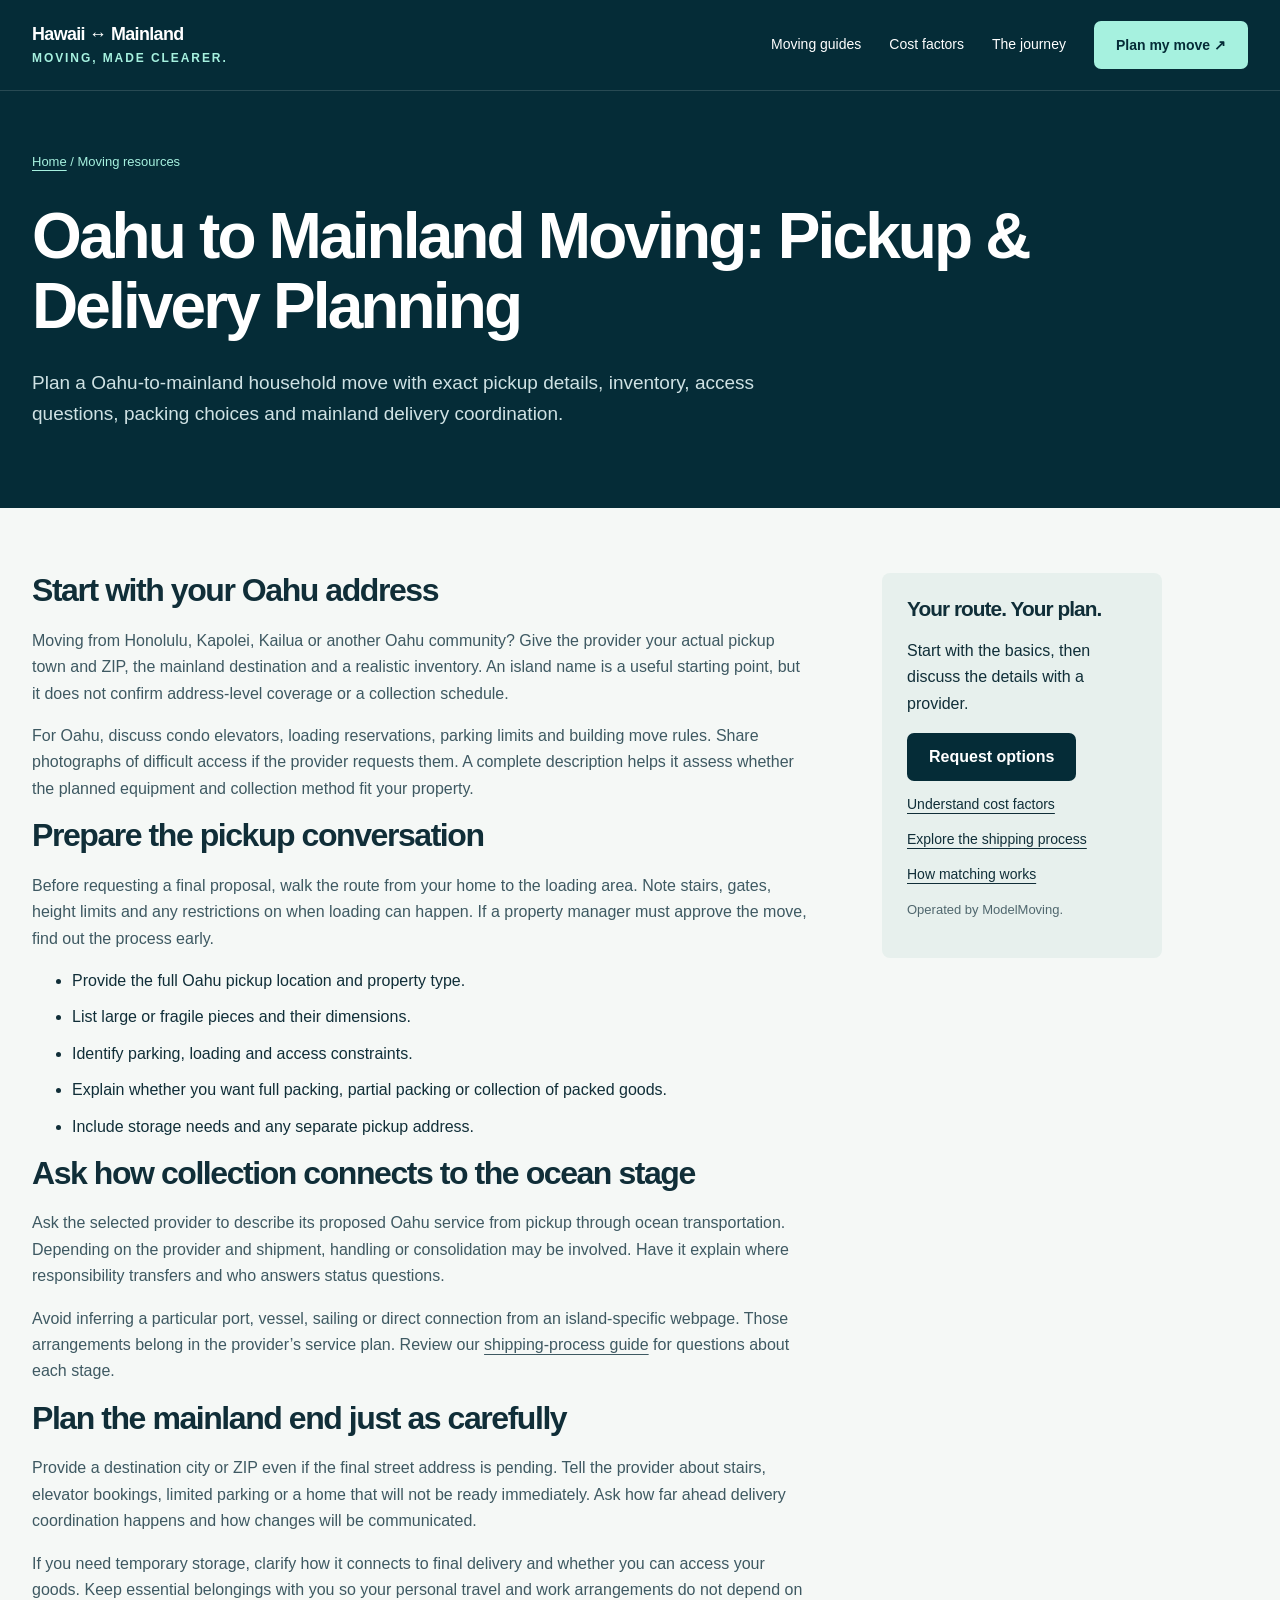
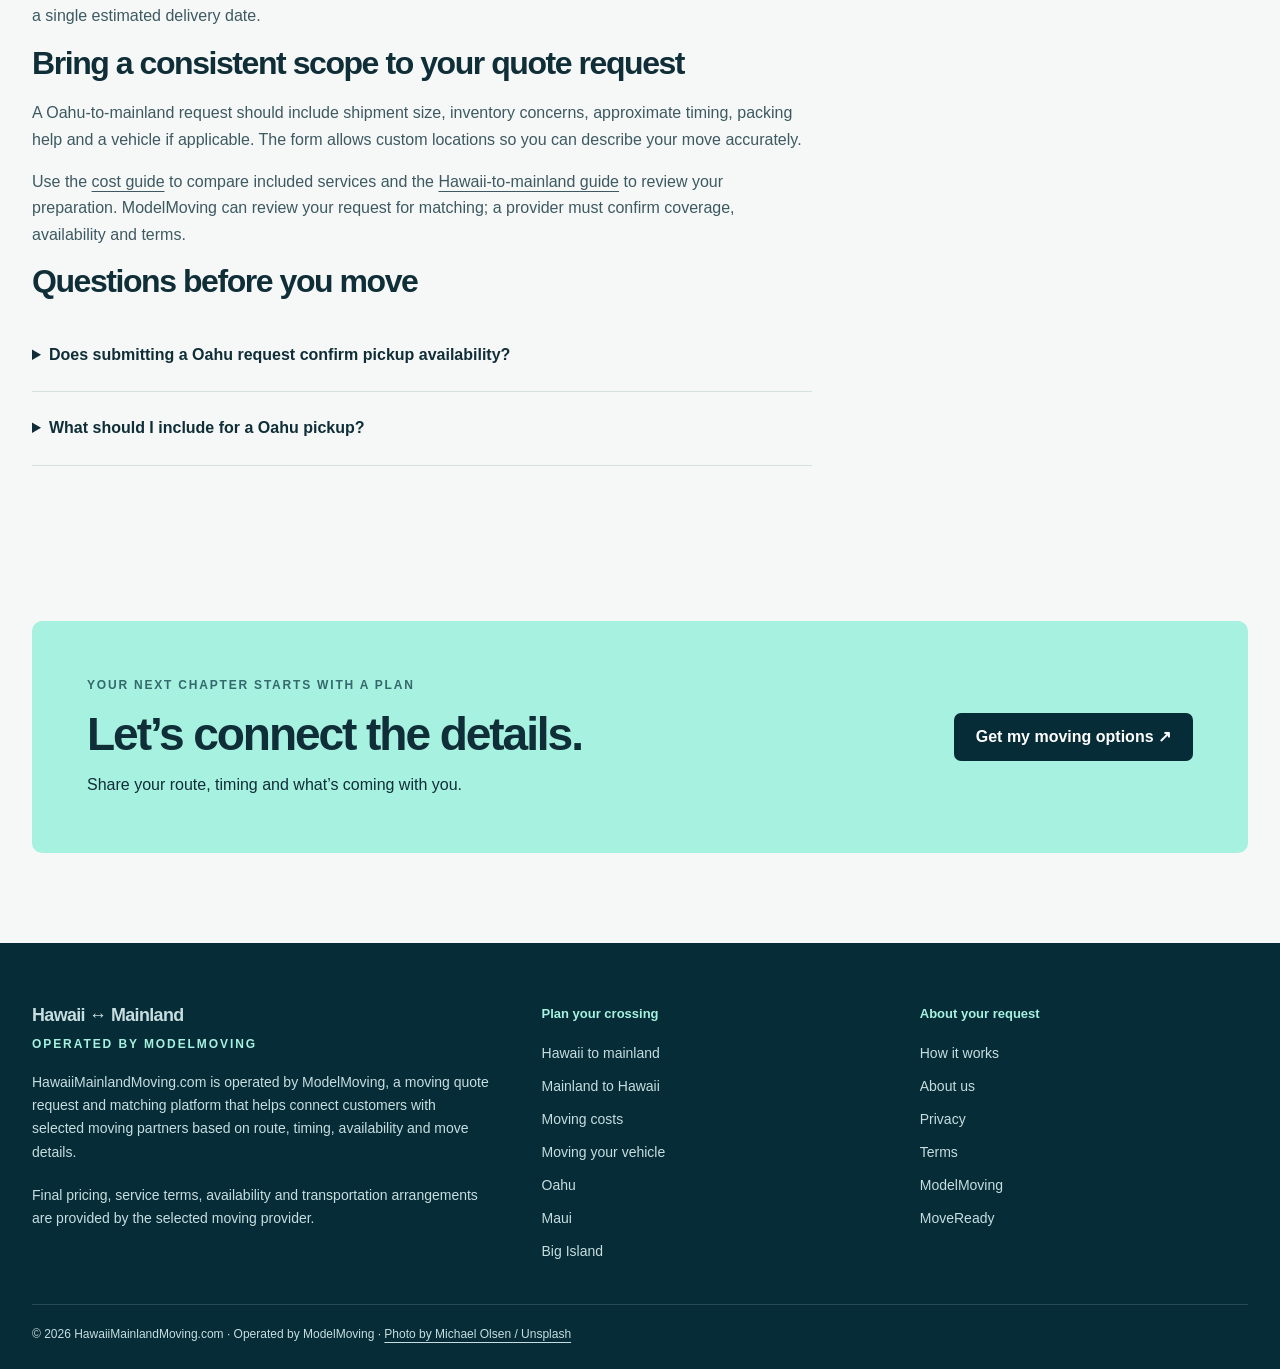
<file: oahu-to-mainland-moving/index.html>
<!doctype html><html lang="en"><head><meta charset="utf-8"><meta name="viewport" content="width=device-width,initial-scale=1"><title>Oahu to Mainland Moving: Pickup &amp; Delivery Planning</title><meta name="description" content="Plan a Oahu-to-mainland household move with exact pickup details, inventory, access questions, packing choices and mainland delivery coordination."><link rel="canonical" href="https://hawaiimainlandmoving.com/oahu-to-mainland-moving/"><meta property="og:type" content="website"><meta property="og:title" content="Oahu to Mainland Moving: Pickup &amp; Delivery Planning"><meta property="og:description" content="Plan a Oahu-to-mainland household move with exact pickup details, inventory, access questions, packing choices and mainland delivery coordination."><meta property="og:url" content="https://hawaiimainlandmoving.com/oahu-to-mainland-moving/"><meta property="og:site_name" content="HawaiiMainlandMoving.com"><meta name="twitter:card" content="summary"><meta name="twitter:title" content="Oahu to Mainland Moving: Pickup &amp; Delivery Planning"><meta name="twitter:description" content="Plan a Oahu-to-mainland household move with exact pickup details, inventory, access questions, packing choices and mainland delivery coordination."><meta name="theme-color" content="#052c37"><link rel="icon" href="/assets/favicon.svg" type="image/svg+xml"><link rel="stylesheet" href="/assets/site.css"><script async src="https://www.googletagmanager.com/gtag/js?id=G-KJPYXXWGEV"></script><script>window.dataLayer=window.dataLayer||[];function gtag(){dataLayer.push(arguments)}gtag('js',new Date());gtag('config','G-KJPYXXWGEV');</script><script type="application/ld+json">{"@context": "https://schema.org", "@graph": [{"@type": "WebSite", "@id": "https://hawaiimainlandmoving.com/#website", "url": "https://hawaiimainlandmoving.com/", "name": "HawaiiMainlandMoving.com"}, {"@type": "WebPage", "@id": "https://hawaiimainlandmoving.com/oahu-to-mainland-moving/#webpage", "url": "https://hawaiimainlandmoving.com/oahu-to-mainland-moving/", "name": "Oahu to Mainland Moving: Pickup & Delivery Planning", "description": "Plan a Oahu-to-mainland household move with exact pickup details, inventory, access questions, packing choices and mainland delivery coordination.", "isPartOf": {"@id": "https://hawaiimainlandmoving.com/#website"}}, {"@type": "FAQPage", "mainEntity": [{"@type": "Question", "name": "Does submitting a Oahu request confirm pickup availability?", "acceptedAnswer": {"@type": "Answer", "text": "No. Availability and address-level coverage are confirmed by a selected provider after it reviews your move."}}, {"@type": "Question", "name": "What should I include for a Oahu pickup?", "acceptedAnswer": {"@type": "Answer", "text": "Include your town or ZIP, property access, inventory, approximate date and packing or storage needs, along with your mainland destination."}}]}]}</script><script defer src="/assets/site.js"></script></head><body><a class="skip" href="#main">Skip to content</a><header><div class="wrap nav"><a class="brand" href="/">Hawaii ↔ Mainland<small>Moving, made clearer.</small></a><button class="menu" id="menu" aria-controls="navigation" aria-expanded="false" aria-label="Open navigation">☰</button><nav class="navlinks" id="navigation" aria-label="Main navigation"><a href="/hawaii-to-mainland-moving/">Moving guides</a><a href="/hawaii-mainland-moving-cost/">Cost factors</a><a href="/hawaii-moving-shipping-process/">The journey</a><a href="/#quote" class="btn" data-event="hmm_quote_cta_click">Plan my move ↗</a></nav></div></header><main id="main"><div class="article-hero"><div class="wrap"><div class="breadcrumb"><a href="/">Home</a> / Moving resources</div><h1>Oahu to Mainland Moving: Pickup & Delivery Planning</h1><p>Plan a Oahu-to-mainland household move with exact pickup details, inventory, access questions, packing choices and mainland delivery coordination.</p></div></div><div class="wrap article-layout"><article class="article-body"><section><h2>Start with your Oahu address</h2><p>Moving from Honolulu, Kapolei, Kailua or another Oahu community? Give the provider your actual pickup town and ZIP, the mainland destination and a realistic inventory. An island name is a useful starting point, but it does not confirm address-level coverage or a collection schedule.</p><p>For Oahu, discuss condo elevators, loading reservations, parking limits and building move rules. Share photographs of difficult access if the provider requests them. A complete description helps it assess whether the planned equipment and collection method fit your property.</p></section><section><h2>Prepare the pickup conversation</h2><p>Before requesting a final proposal, walk the route from your home to the loading area. Note stairs, gates, height limits and any restrictions on when loading can happen. If a property manager must approve the move, find out the process early.</p><ul><li>Provide the full Oahu pickup location and property type.</li><li>List large or fragile pieces and their dimensions.</li><li>Identify parking, loading and access constraints.</li><li>Explain whether you want full packing, partial packing or collection of packed goods.</li><li>Include storage needs and any separate pickup address.</li></ul></section><section><h2>Ask how collection connects to the ocean stage</h2><p>Ask the selected provider to describe its proposed Oahu service from pickup through ocean transportation. Depending on the provider and shipment, handling or consolidation may be involved. Have it explain where responsibility transfers and who answers status questions.</p><p>Avoid inferring a particular port, vessel, sailing or direct connection from an island-specific webpage. Those arrangements belong in the provider’s service plan. Review our <a href="/hawaii-moving-shipping-process/">shipping-process guide</a> for questions about each stage.</p></section><section><h2>Plan the mainland end just as carefully</h2><p>Provide a destination city or ZIP even if the final street address is pending. Tell the provider about stairs, elevator bookings, limited parking or a home that will not be ready immediately. Ask how far ahead delivery coordination happens and how changes will be communicated.</p><p>If you need temporary storage, clarify how it connects to final delivery and whether you can access your goods. Keep essential belongings with you so your personal travel and work arrangements do not depend on a single estimated delivery date.</p></section><section><h2>Bring a consistent scope to your quote request</h2><p>A Oahu-to-mainland request should include shipment size, inventory concerns, approximate timing, packing help and a vehicle if applicable. The form allows custom locations so you can describe your move accurately.</p><p>Use the <a href="/hawaii-mainland-moving-cost/">cost guide</a> to compare included services and the <a href="/hawaii-to-mainland-moving/">Hawaii-to-mainland guide</a> to review your preparation. ModelMoving can review your request for matching; a provider must confirm coverage, availability and terms.</p></section><section><h2>Questions before you move</h2><div class="faq"><details><summary>Does submitting a Oahu request confirm pickup availability?</summary><p>No. Availability and address-level coverage are confirmed by a selected provider after it reviews your move.</p></details><details><summary>What should I include for a Oahu pickup?</summary><p>Include your town or ZIP, property access, inventory, approximate date and packing or storage needs, along with your mainland destination.</p></details></div></section></article><aside class="article-side"><h2>Your route. Your plan.</h2><p>Start with the basics, then discuss the details with a provider.</p><a class="btn dark" href="/#quote" data-event="hmm_quote_cta_click">Request options</a><a href="/hawaii-mainland-moving-cost/">Understand cost factors</a><a href="/hawaii-moving-shipping-process/">Explore the shipping process</a><a href="/how-it-works/">How matching works</a><p class="fine">Operated by ModelMoving.</p></aside></div><section class="section"><div class="wrap cta"><div><div class="kicker">Your next chapter starts with a plan</div><h2>Let’s connect the details.</h2><p>Share your route, timing and what’s coming with you.</p></div><a class="btn dark" href="/#quote" data-event="hmm_quote_cta_click">Get my moving options ↗</a></div></section></main><footer><div class="wrap"><div class="footer-grid"><div><a class="brand" href="/">Hawaii ↔ Mainland<small>Operated by ModelMoving</small></a><p>HawaiiMainlandMoving.com is operated by ModelMoving, a moving quote request and matching platform that helps connect customers with selected moving partners based on route, timing, availability and move details.</p><p>Final pricing, service terms, availability and transportation arrangements are provided by the selected moving provider.</p></div><div class="footer-links"><strong>Plan your crossing</strong><a href="/hawaii-to-mainland-moving/">Hawaii to mainland</a><a href="/mainland-to-hawaii-moving/">Mainland to Hawaii</a><a href="/hawaii-mainland-moving-cost/">Moving costs</a><a href="/moving-a-car-from-hawaii-to-mainland/">Moving your vehicle</a><a href="/oahu-to-mainland-moving/">Oahu</a><a href="/maui-to-mainland-moving/">Maui</a><a href="/big-island-to-mainland-moving/">Big Island</a></div><div class="footer-links"><strong>About your request</strong><a href="/how-it-works/">How it works</a><a href="/about/">About us</a><a href="/privacy/">Privacy</a><a href="/terms/">Terms</a><a href="https://modelmoving.com/?utm_source=hawaiimainlandmoving.com&amp;utm_medium=referral&amp;utm_campaign=oahu-to-mainland-moving_footer" data-event="hmm_modelmoving_click" target="_blank" rel="noopener">ModelMoving</a><a href="https://moveready.modelmoving.com/?utm_source=hawaiimainlandmoving.com&amp;utm_medium=referral&amp;utm_campaign=oahu-to-mainland-moving_ready" data-event="hmm_moveready_click" target="_blank" rel="noopener">MoveReady</a></div></div><div class="copyright">© 2026 HawaiiMainlandMoving.com · Operated by ModelMoving · <a href="https://unsplash.com/photos/93B6TiJlk5Y" target="_blank" rel="noopener">Photo by Michael Olsen / Unsplash</a></div></div></footer></body></html>
</file>
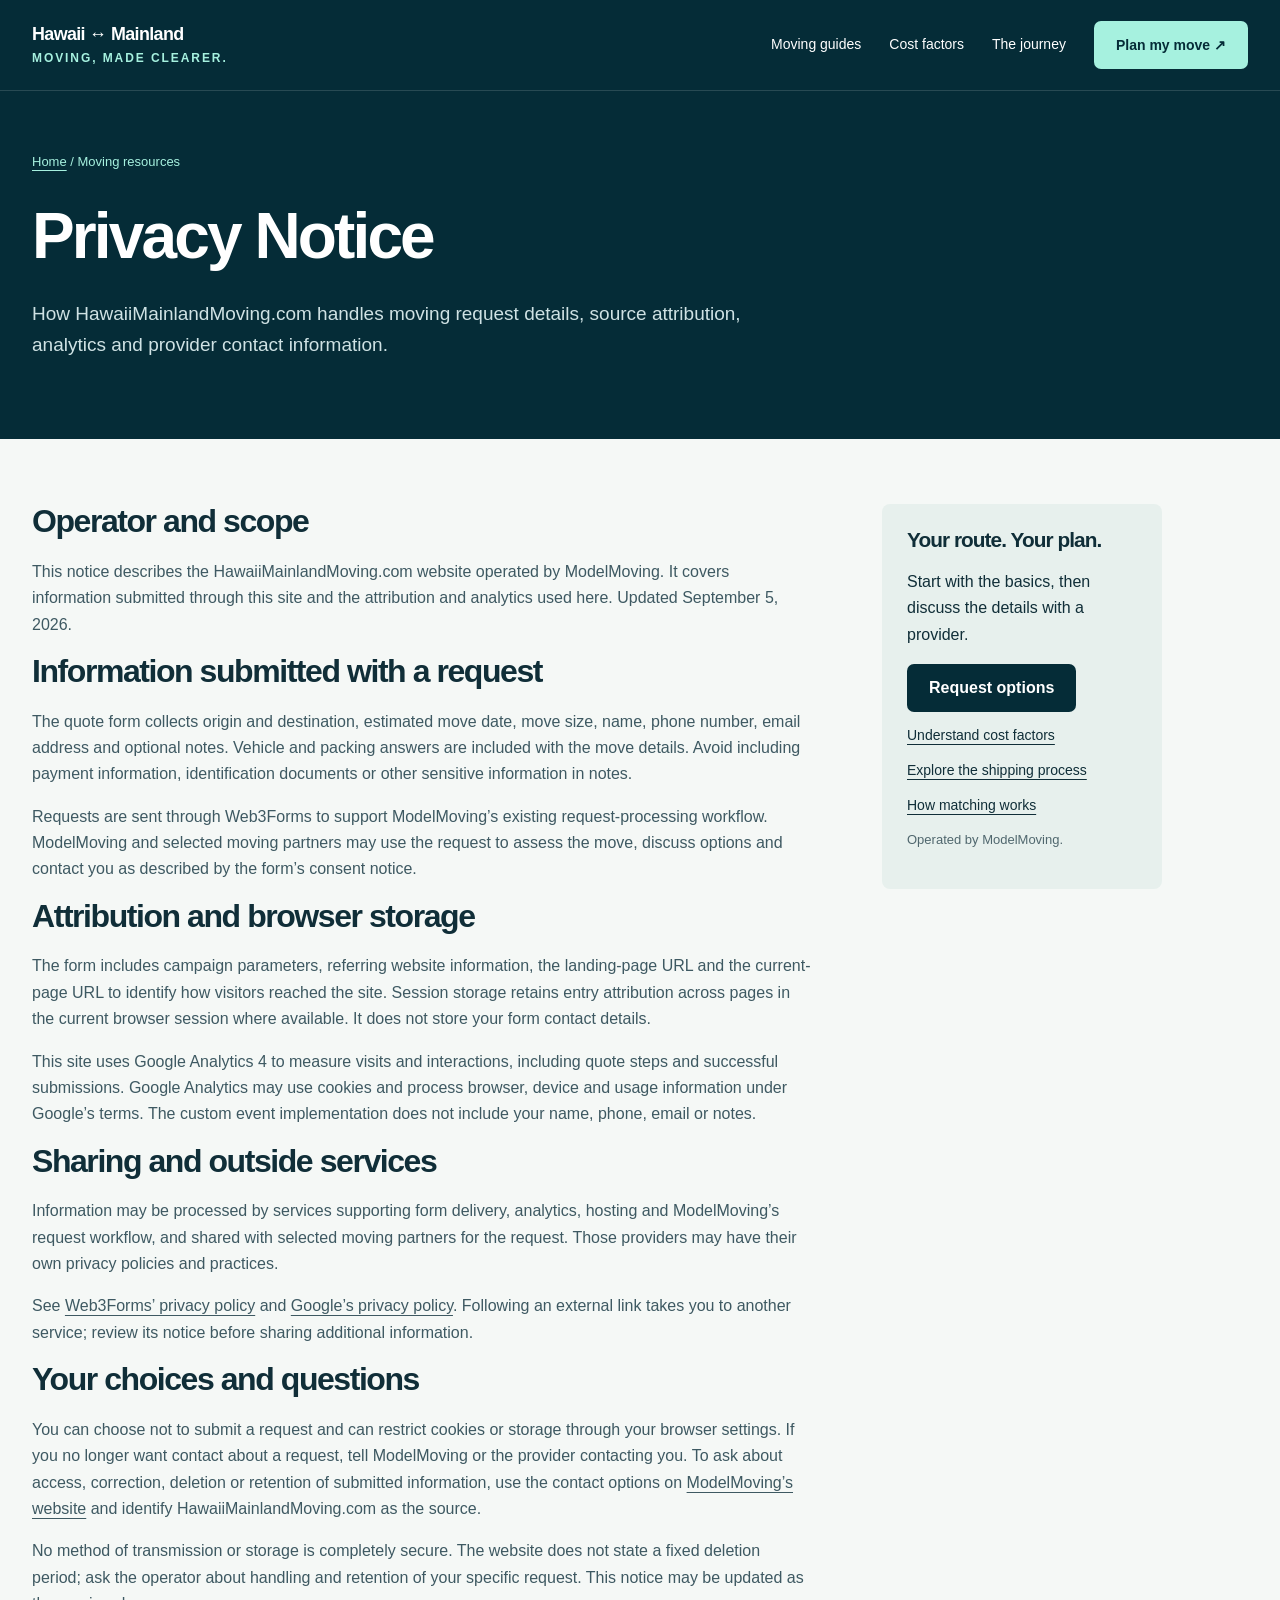
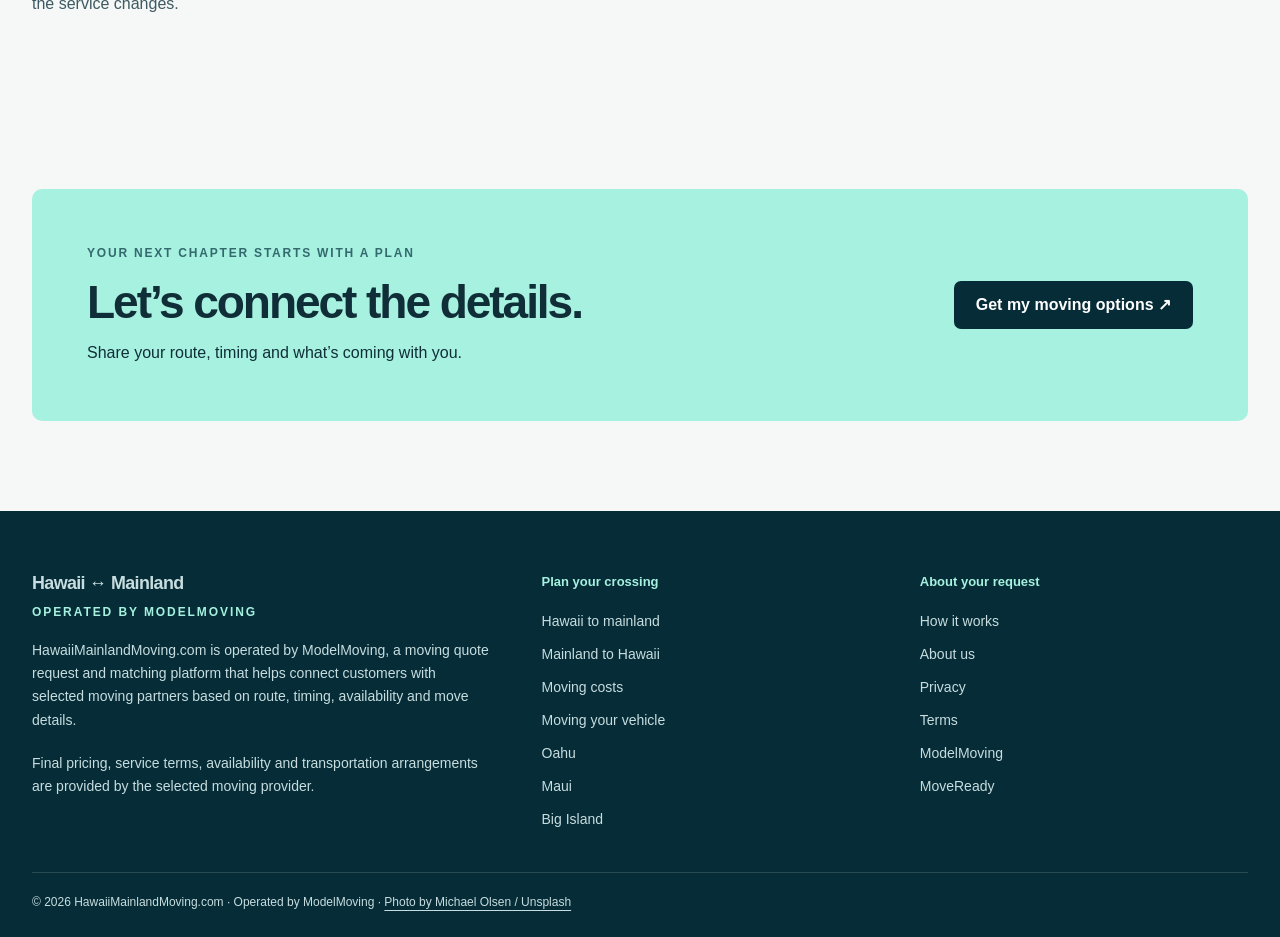
<file: privacy/index.html>
<!doctype html><html lang="en"><head><meta charset="utf-8"><meta name="viewport" content="width=device-width,initial-scale=1"><title>Privacy Notice | HawaiiMainlandMoving.com</title><meta name="description" content="How HawaiiMainlandMoving.com handles moving request details, source attribution, analytics and provider contact information."><link rel="canonical" href="https://hawaiimainlandmoving.com/privacy/"><meta property="og:type" content="website"><meta property="og:title" content="Privacy Notice | HawaiiMainlandMoving.com"><meta property="og:description" content="How HawaiiMainlandMoving.com handles moving request details, source attribution, analytics and provider contact information."><meta property="og:url" content="https://hawaiimainlandmoving.com/privacy/"><meta property="og:site_name" content="HawaiiMainlandMoving.com"><meta name="twitter:card" content="summary"><meta name="twitter:title" content="Privacy Notice | HawaiiMainlandMoving.com"><meta name="twitter:description" content="How HawaiiMainlandMoving.com handles moving request details, source attribution, analytics and provider contact information."><meta name="theme-color" content="#052c37"><link rel="icon" href="/assets/favicon.svg" type="image/svg+xml"><link rel="stylesheet" href="/assets/site.css"><script async src="https://www.googletagmanager.com/gtag/js?id=G-KJPYXXWGEV"></script><script>window.dataLayer=window.dataLayer||[];function gtag(){dataLayer.push(arguments)}gtag('js',new Date());gtag('config','G-KJPYXXWGEV');</script><script type="application/ld+json">{"@context": "https://schema.org", "@graph": [{"@type": "WebSite", "@id": "https://hawaiimainlandmoving.com/#website", "url": "https://hawaiimainlandmoving.com/", "name": "HawaiiMainlandMoving.com"}, {"@type": "WebPage", "@id": "https://hawaiimainlandmoving.com/privacy/#webpage", "url": "https://hawaiimainlandmoving.com/privacy/", "name": "Privacy Notice | HawaiiMainlandMoving.com", "description": "How HawaiiMainlandMoving.com handles moving request details, source attribution, analytics and provider contact information.", "isPartOf": {"@id": "https://hawaiimainlandmoving.com/#website"}}]}</script><script defer src="/assets/site.js"></script></head><body><a class="skip" href="#main">Skip to content</a><header><div class="wrap nav"><a class="brand" href="/">Hawaii ↔ Mainland<small>Moving, made clearer.</small></a><button class="menu" id="menu" aria-controls="navigation" aria-expanded="false" aria-label="Open navigation">☰</button><nav class="navlinks" id="navigation" aria-label="Main navigation"><a href="/hawaii-to-mainland-moving/">Moving guides</a><a href="/hawaii-mainland-moving-cost/">Cost factors</a><a href="/hawaii-moving-shipping-process/">The journey</a><a href="/#quote" class="btn" data-event="hmm_quote_cta_click">Plan my move ↗</a></nav></div></header><main id="main"><div class="article-hero"><div class="wrap"><div class="breadcrumb"><a href="/">Home</a> / Moving resources</div><h1>Privacy Notice</h1><p>How HawaiiMainlandMoving.com handles moving request details, source attribution, analytics and provider contact information.</p></div></div><div class="wrap article-layout"><article class="article-body"><section><h2>Operator and scope</h2><p>This notice describes the HawaiiMainlandMoving.com website operated by ModelMoving. It covers information submitted through this site and the attribution and analytics used here. Updated September 5, 2026.</p></section><section><h2>Information submitted with a request</h2><p>The quote form collects origin and destination, estimated move date, move size, name, phone number, email address and optional notes. Vehicle and packing answers are included with the move details. Avoid including payment information, identification documents or other sensitive information in notes.</p><p>Requests are sent through Web3Forms to support ModelMoving’s existing request-processing workflow. ModelMoving and selected moving partners may use the request to assess the move, discuss options and contact you as described by the form’s consent notice.</p></section><section><h2>Attribution and browser storage</h2><p>The form includes campaign parameters, referring website information, the landing-page URL and the current-page URL to identify how visitors reached the site. Session storage retains entry attribution across pages in the current browser session where available. It does not store your form contact details.</p><p>This site uses Google Analytics 4 to measure visits and interactions, including quote steps and successful submissions. Google Analytics may use cookies and process browser, device and usage information under Google’s terms. The custom event implementation does not include your name, phone, email or notes.</p></section><section><h2>Sharing and outside services</h2><p>Information may be processed by services supporting form delivery, analytics, hosting and ModelMoving’s request workflow, and shared with selected moving partners for the request. Those providers may have their own privacy policies and practices.</p><p>See <a href="https://web3forms.com/privacy" target="_blank" rel="noopener">Web3Forms’ privacy policy</a> and <a href="https://policies.google.com/privacy" target="_blank" rel="noopener">Google’s privacy policy</a>. Following an external link takes you to another service; review its notice before sharing additional information.</p></section><section><h2>Your choices and questions</h2><p>You can choose not to submit a request and can restrict cookies or storage through your browser settings. If you no longer want contact about a request, tell ModelMoving or the provider contacting you. To ask about access, correction, deletion or retention of submitted information, use the contact options on <a href="https://modelmoving.com/?utm_source=hawaiimainlandmoving.com&amp;utm_medium=referral&amp;utm_campaign=privacy_contact" data-event="hmm_modelmoving_click">ModelMoving’s website</a> and identify HawaiiMainlandMoving.com as the source.</p><p>No method of transmission or storage is completely secure. The website does not state a fixed deletion period; ask the operator about handling and retention of your specific request. This notice may be updated as the service changes.</p></section></article><aside class="article-side"><h2>Your route. Your plan.</h2><p>Start with the basics, then discuss the details with a provider.</p><a class="btn dark" href="/#quote" data-event="hmm_quote_cta_click">Request options</a><a href="/hawaii-mainland-moving-cost/">Understand cost factors</a><a href="/hawaii-moving-shipping-process/">Explore the shipping process</a><a href="/how-it-works/">How matching works</a><p class="fine">Operated by ModelMoving.</p></aside></div><section class="section"><div class="wrap cta"><div><div class="kicker">Your next chapter starts with a plan</div><h2>Let’s connect the details.</h2><p>Share your route, timing and what’s coming with you.</p></div><a class="btn dark" href="/#quote" data-event="hmm_quote_cta_click">Get my moving options ↗</a></div></section></main><footer><div class="wrap"><div class="footer-grid"><div><a class="brand" href="/">Hawaii ↔ Mainland<small>Operated by ModelMoving</small></a><p>HawaiiMainlandMoving.com is operated by ModelMoving, a moving quote request and matching platform that helps connect customers with selected moving partners based on route, timing, availability and move details.</p><p>Final pricing, service terms, availability and transportation arrangements are provided by the selected moving provider.</p></div><div class="footer-links"><strong>Plan your crossing</strong><a href="/hawaii-to-mainland-moving/">Hawaii to mainland</a><a href="/mainland-to-hawaii-moving/">Mainland to Hawaii</a><a href="/hawaii-mainland-moving-cost/">Moving costs</a><a href="/moving-a-car-from-hawaii-to-mainland/">Moving your vehicle</a><a href="/oahu-to-mainland-moving/">Oahu</a><a href="/maui-to-mainland-moving/">Maui</a><a href="/big-island-to-mainland-moving/">Big Island</a></div><div class="footer-links"><strong>About your request</strong><a href="/how-it-works/">How it works</a><a href="/about/">About us</a><a href="/privacy/">Privacy</a><a href="/terms/">Terms</a><a href="https://modelmoving.com/?utm_source=hawaiimainlandmoving.com&amp;utm_medium=referral&amp;utm_campaign=privacy_footer" data-event="hmm_modelmoving_click" target="_blank" rel="noopener">ModelMoving</a><a href="https://moveready.modelmoving.com/?utm_source=hawaiimainlandmoving.com&amp;utm_medium=referral&amp;utm_campaign=privacy_ready" data-event="hmm_moveready_click" target="_blank" rel="noopener">MoveReady</a></div></div><div class="copyright">© 2026 HawaiiMainlandMoving.com · Operated by ModelMoving · <a href="https://unsplash.com/photos/93B6TiJlk5Y" target="_blank" rel="noopener">Photo by Michael Olsen / Unsplash</a></div></div></footer></body></html>
</file>
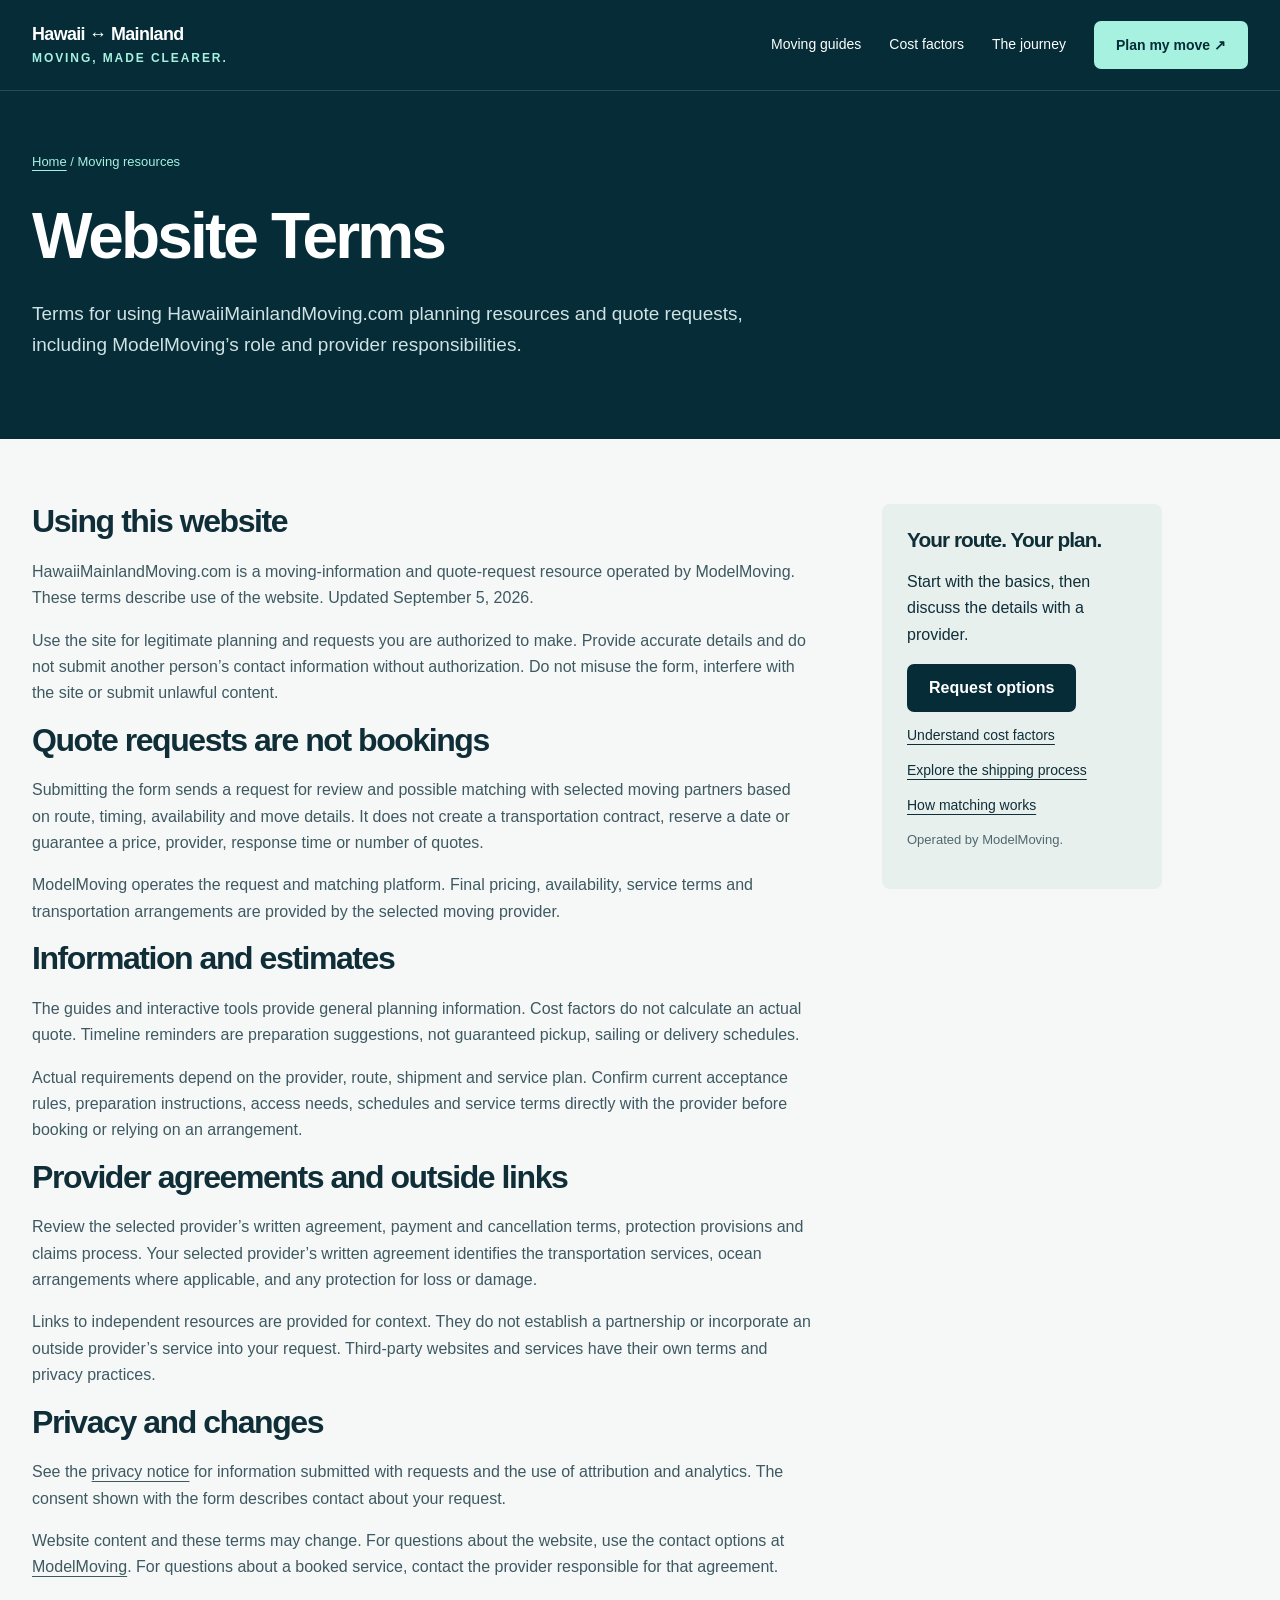
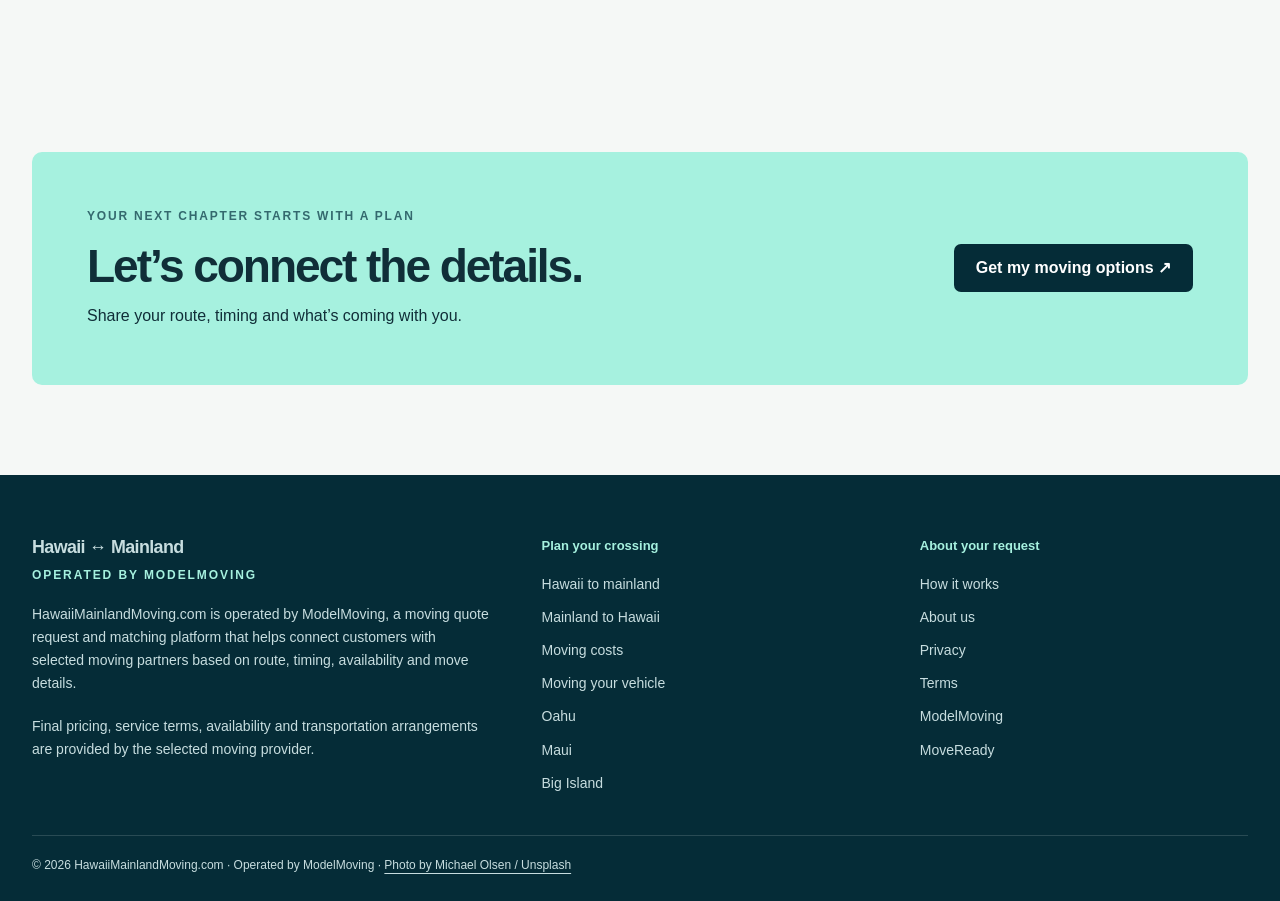
<file: terms/index.html>
<!doctype html><html lang="en"><head><meta charset="utf-8"><meta name="viewport" content="width=device-width,initial-scale=1"><title>Website Terms | HawaiiMainlandMoving.com</title><meta name="description" content="Terms for using HawaiiMainlandMoving.com planning resources and quote requests, including ModelMoving’s role and provider responsibilities."><link rel="canonical" href="https://hawaiimainlandmoving.com/terms/"><meta property="og:type" content="website"><meta property="og:title" content="Website Terms | HawaiiMainlandMoving.com"><meta property="og:description" content="Terms for using HawaiiMainlandMoving.com planning resources and quote requests, including ModelMoving’s role and provider responsibilities."><meta property="og:url" content="https://hawaiimainlandmoving.com/terms/"><meta property="og:site_name" content="HawaiiMainlandMoving.com"><meta name="twitter:card" content="summary"><meta name="twitter:title" content="Website Terms | HawaiiMainlandMoving.com"><meta name="twitter:description" content="Terms for using HawaiiMainlandMoving.com planning resources and quote requests, including ModelMoving’s role and provider responsibilities."><meta name="theme-color" content="#052c37"><link rel="icon" href="/assets/favicon.svg" type="image/svg+xml"><link rel="stylesheet" href="/assets/site.css"><script async src="https://www.googletagmanager.com/gtag/js?id=G-KJPYXXWGEV"></script><script>window.dataLayer=window.dataLayer||[];function gtag(){dataLayer.push(arguments)}gtag('js',new Date());gtag('config','G-KJPYXXWGEV');</script><script type="application/ld+json">{"@context": "https://schema.org", "@graph": [{"@type": "WebSite", "@id": "https://hawaiimainlandmoving.com/#website", "url": "https://hawaiimainlandmoving.com/", "name": "HawaiiMainlandMoving.com"}, {"@type": "WebPage", "@id": "https://hawaiimainlandmoving.com/terms/#webpage", "url": "https://hawaiimainlandmoving.com/terms/", "name": "Website Terms | HawaiiMainlandMoving.com", "description": "Terms for using HawaiiMainlandMoving.com planning resources and quote requests, including ModelMoving\u2019s role and provider responsibilities.", "isPartOf": {"@id": "https://hawaiimainlandmoving.com/#website"}}]}</script><script defer src="/assets/site.js"></script></head><body><a class="skip" href="#main">Skip to content</a><header><div class="wrap nav"><a class="brand" href="/">Hawaii ↔ Mainland<small>Moving, made clearer.</small></a><button class="menu" id="menu" aria-controls="navigation" aria-expanded="false" aria-label="Open navigation">☰</button><nav class="navlinks" id="navigation" aria-label="Main navigation"><a href="/hawaii-to-mainland-moving/">Moving guides</a><a href="/hawaii-mainland-moving-cost/">Cost factors</a><a href="/hawaii-moving-shipping-process/">The journey</a><a href="/#quote" class="btn" data-event="hmm_quote_cta_click">Plan my move ↗</a></nav></div></header><main id="main"><div class="article-hero"><div class="wrap"><div class="breadcrumb"><a href="/">Home</a> / Moving resources</div><h1>Website Terms</h1><p>Terms for using HawaiiMainlandMoving.com planning resources and quote requests, including ModelMoving’s role and provider responsibilities.</p></div></div><div class="wrap article-layout"><article class="article-body"><section><h2>Using this website</h2><p>HawaiiMainlandMoving.com is a moving-information and quote-request resource operated by ModelMoving. These terms describe use of the website. Updated September 5, 2026.</p><p>Use the site for legitimate planning and requests you are authorized to make. Provide accurate details and do not submit another person’s contact information without authorization. Do not misuse the form, interfere with the site or submit unlawful content.</p></section><section><h2>Quote requests are not bookings</h2><p>Submitting the form sends a request for review and possible matching with selected moving partners based on route, timing, availability and move details. It does not create a transportation contract, reserve a date or guarantee a price, provider, response time or number of quotes.</p><p>ModelMoving operates the request and matching platform. Final pricing, availability, service terms and transportation arrangements are provided by the selected moving provider.</p></section><section><h2>Information and estimates</h2><p>The guides and interactive tools provide general planning information. Cost factors do not calculate an actual quote. Timeline reminders are preparation suggestions, not guaranteed pickup, sailing or delivery schedules.</p><p>Actual requirements depend on the provider, route, shipment and service plan. Confirm current acceptance rules, preparation instructions, access needs, schedules and service terms directly with the provider before booking or relying on an arrangement.</p></section><section><h2>Provider agreements and outside links</h2><p>Review the selected provider’s written agreement, payment and cancellation terms, protection provisions and claims process. Your selected provider’s written agreement identifies the transportation services, ocean arrangements where applicable, and any protection for loss or damage.</p><p>Links to independent resources are provided for context. They do not establish a partnership or incorporate an outside provider’s service into your request. Third-party websites and services have their own terms and privacy practices.</p></section><section><h2>Privacy and changes</h2><p>See the <a href="/privacy/">privacy notice</a> for information submitted with requests and the use of attribution and analytics. The consent shown with the form describes contact about your request.</p><p>Website content and these terms may change. For questions about the website, use the contact options at <a href="https://modelmoving.com/?utm_source=hawaiimainlandmoving.com&amp;utm_medium=referral&amp;utm_campaign=terms_contact" data-event="hmm_modelmoving_click">ModelMoving</a>. For questions about a booked service, contact the provider responsible for that agreement.</p></section></article><aside class="article-side"><h2>Your route. Your plan.</h2><p>Start with the basics, then discuss the details with a provider.</p><a class="btn dark" href="/#quote" data-event="hmm_quote_cta_click">Request options</a><a href="/hawaii-mainland-moving-cost/">Understand cost factors</a><a href="/hawaii-moving-shipping-process/">Explore the shipping process</a><a href="/how-it-works/">How matching works</a><p class="fine">Operated by ModelMoving.</p></aside></div><section class="section"><div class="wrap cta"><div><div class="kicker">Your next chapter starts with a plan</div><h2>Let’s connect the details.</h2><p>Share your route, timing and what’s coming with you.</p></div><a class="btn dark" href="/#quote" data-event="hmm_quote_cta_click">Get my moving options ↗</a></div></section></main><footer><div class="wrap"><div class="footer-grid"><div><a class="brand" href="/">Hawaii ↔ Mainland<small>Operated by ModelMoving</small></a><p>HawaiiMainlandMoving.com is operated by ModelMoving, a moving quote request and matching platform that helps connect customers with selected moving partners based on route, timing, availability and move details.</p><p>Final pricing, service terms, availability and transportation arrangements are provided by the selected moving provider.</p></div><div class="footer-links"><strong>Plan your crossing</strong><a href="/hawaii-to-mainland-moving/">Hawaii to mainland</a><a href="/mainland-to-hawaii-moving/">Mainland to Hawaii</a><a href="/hawaii-mainland-moving-cost/">Moving costs</a><a href="/moving-a-car-from-hawaii-to-mainland/">Moving your vehicle</a><a href="/oahu-to-mainland-moving/">Oahu</a><a href="/maui-to-mainland-moving/">Maui</a><a href="/big-island-to-mainland-moving/">Big Island</a></div><div class="footer-links"><strong>About your request</strong><a href="/how-it-works/">How it works</a><a href="/about/">About us</a><a href="/privacy/">Privacy</a><a href="/terms/">Terms</a><a href="https://modelmoving.com/?utm_source=hawaiimainlandmoving.com&amp;utm_medium=referral&amp;utm_campaign=terms_footer" data-event="hmm_modelmoving_click" target="_blank" rel="noopener">ModelMoving</a><a href="https://moveready.modelmoving.com/?utm_source=hawaiimainlandmoving.com&amp;utm_medium=referral&amp;utm_campaign=terms_ready" data-event="hmm_moveready_click" target="_blank" rel="noopener">MoveReady</a></div></div><div class="copyright">© 2026 HawaiiMainlandMoving.com · Operated by ModelMoving · <a href="https://unsplash.com/photos/93B6TiJlk5Y" target="_blank" rel="noopener">Photo by Michael Olsen / Unsplash</a></div></div></footer></body></html>
</file>
<file: assets/site.css>
:root{--ink:#102e38;--ocean:#063e4b;--deep:#052c37;--aqua:#a6f1df;--coral:#ffad90;--paper:#f5f8f6;--muted:#50676e;--line:#d5e1df}*{box-sizing:border-box}html{scroll-behavior:smooth;scroll-padding-top:100px}body{margin:0;font-family:'Avenir Next',Avenir,'Segoe UI',sans-serif;color:var(--ink);background:var(--paper);font-size:16px;line-height:1.65}a{color:inherit;text-underline-offset:4px}button,input,select,textarea{font:inherit}button,a,input,select,textarea{-webkit-tap-highlight-color:transparent}button{cursor:pointer}a,button{touch-action:manipulation}img{max-width:100%;display:block}h1,h2,h3,p{margin-top:0}h1,h2,h3{line-height:1.08;letter-spacing:-.045em}h1{font-size:clamp(2.6rem,5.6vw,5.7rem);font-weight:650;margin-bottom:26px}h2{font-size:clamp(2rem,3.6vw,3.5rem);font-weight:600}h3{font-size:1.35rem;letter-spacing:-.025em}button:focus-visible,a:focus-visible,input:focus-visible,select:focus-visible,textarea:focus-visible,summary:focus-visible{outline:3px solid #c35c36;outline-offset:4px}.wrap{width:min(1240px,calc(100% - 64px));margin:auto}.skip{position:absolute;top:-100px;left:20px;z-index:100;background:white;padding:12px}.skip:focus{top:10px}header{background:var(--deep);color:white;border-bottom:1px solid #ffffff24}.nav{min-height:90px;display:flex;align-items:center;justify-content:space-between;gap:24px}.brand{text-decoration:none;font-size:1.12rem;font-weight:700;line-height:1.12;letter-spacing:-.035em}.brand small{display:block;font-size:12px;letter-spacing:.16em;text-transform:uppercase;color:var(--aqua);margin-top:8px}.navlinks{display:flex;align-items:center;gap:28px}.navlinks a{font-size:14px;text-decoration:none}.btn{display:inline-flex;min-height:48px;padding:13px 22px;align-items:center;justify-content:center;gap:12px;border:0;border-radius:7px;background:var(--aqua);color:var(--deep);font-weight:700;text-decoration:none;line-height:1.35}.btn:hover{background:#c4f8eb}.btn.dark{background:var(--deep);color:white}.btn.line{background:transparent;color:inherit;border:1px solid currentColor}.menu{display:none;background:none;color:white;border:1px solid #ffffff50;border-radius:5px;min-width:48px;min-height:48px}.hero{background:var(--deep);color:white;position:relative;isolation:isolate}.hero-image{position:absolute;inset:0;width:100%;height:100%;object-fit:cover;z-index:-2}.hero:before{content:'';position:absolute;inset:0;z-index:-1;background:linear-gradient(90deg,rgba(2,32,42,.94),rgba(2,37,45,.7) 55%,rgba(2,32,42,.55))}.hero-grid{display:grid;grid-template-columns:1.1fr 1fr;gap:70px;align-items:center;padding:75px 0 85px}.eyebrow{font-size:12px;font-weight:750;letter-spacing:.18em;text-transform:uppercase;display:block;margin-bottom:22px}.hero .eyebrow{color:var(--aqua)}.hero h1 em{font-style:normal;color:var(--aqua)}.hero-copy{font-size:18px;max-width:560px;color:#e0eeed}.hero-note{font-size:13px;margin-top:30px;color:#d1e7e5}.quote{background:white;color:var(--ink);padding:30px;border-radius:12px;box-shadow:0 25px 70px #00191f50}.quote h2{font-size:1.85rem;margin:20px 0 12px}.quote p{font-size:14px}.steps{display:flex;list-style:none;padding:0;margin:0;gap:12px;border-bottom:1px solid var(--line);padding-bottom:18px}.steps li{display:flex;align-items:center;gap:7px;font-size:12px;color:var(--muted)}.steps b{display:grid;place-items:center;border:1px solid var(--line);width:25px;height:25px;border-radius:50%}.steps [aria-current=step]{color:var(--ocean);font-weight:750}.steps [aria-current=step] b{background:var(--ocean);color:white;border-color:var(--ocean)}fieldset{border:0;padding:0;margin:0;min-width:0}label{display:block;font-size:14px;font-weight:650;margin:15px 0 6px}input,select,textarea{width:100%;min-width:0;min-height:48px;border:1px solid #bacdcc;background:#fff;border-radius:5px;color:var(--ink);padding:10px 12px;font-size:16px}textarea{resize:vertical;min-height:90px}input[type=date]{appearance:none;min-height:48px}input[type=checkbox]{width:20px;min-height:20px;accent-color:var(--ocean)}.row{display:grid;grid-template-columns:1fr 1fr;gap:14px}.chips{display:flex;flex-wrap:wrap;gap:7px;margin-top:10px}.chip{border:1px solid var(--line);border-radius:5px;background:#f5f9f8;padding:8px 11px;min-height:44px;font-size:13px;color:var(--ink)}.chip:hover,.chip[aria-pressed=true]{background:var(--ocean);color:white}.form-actions{display:flex;gap:12px;margin-top:24px}.form-actions .next,.form-actions .submit{flex:1}.consent{font-size:12px!important;color:var(--muted);margin:17px 0 0}.status{font-size:14px;margin:12px 0 0}.status:empty{display:none}.status.error{color:#a22921}.status.success{color:#176448}.honeypot{display:none!important}[hidden]{display:none!important}.band{background:var(--aqua)}.band .wrap{display:flex;justify-content:space-between;gap:20px;padding-block:18px;font-size:13px;font-weight:700}.section{padding:90px 0}.section-head{display:grid;grid-template-columns:1fr 1fr;gap:70px;align-items:end;margin-bottom:35px}.section-head h2{margin-bottom:0}.section-head p{margin-bottom:0;color:var(--muted)}.kicker{font-size:12px;font-weight:750;letter-spacing:.15em;text-transform:uppercase;color:#34696e;margin-bottom:15px}.dark-section{background:var(--deep);color:white}.dark-section .kicker{color:var(--aqua)}.dark-section p{color:#c7dddf}.journey{border-top:1px solid #ffffff35;padding-top:25px}.journey-track{position:relative;height:70px;margin:0 15px 18px;border-bottom:1px dashed #8bceca}.ship{position:absolute;bottom:-12px;left:0;color:var(--aqua);width:40px;height:30px;animation:sail 18s linear infinite;background:var(--deep)}@keyframes sail{0%{left:0}100%{left:calc(100% - 40px)}}.journey-stages{display:grid;grid-template-columns:repeat(6,1fr);gap:12px}.stage{background:none;border:0;border-top:2px solid #44646b;text-align:left;color:white;padding:16px 0;min-height:75px}.stage span{display:block;color:var(--aqua);font-size:12px;margin-bottom:8px}.stage[aria-pressed=true]{border-color:var(--aqua)}.journey-detail{max-width:760px;min-height:85px;margin-top:20px}.fine{font-size:13px!important;color:var(--muted)}.dark-section .fine{color:#bbd4d7}.feature-grid{display:grid;grid-template-columns:repeat(3,1fr);gap:30px}.feature{border-top:1px solid var(--line);padding-top:25px}.feature .number{font-size:13px;color:#547677;display:block;margin-bottom:25px}.feature p{color:var(--muted)}.explorer{display:grid;grid-template-columns:1fr 1fr;gap:60px;background:#e7f0ed;padding:42px;border-radius:10px}.explorer h3{font-size:2rem;margin-top:24px}.route-output{border-left:1px solid #b5ceca;padding-left:40px;align-content:center}.route-output .route-name{font-size:clamp(1.8rem,3vw,2.6rem);line-height:1.15;font-weight:650;letter-spacing:-.04em}.cost-layout{display:grid;grid-template-columns:1fr 1fr;gap:60px}.cost-layout .chips{align-content:start}.cost-layout .chip{font-size:16px;padding:14px 18px}.cost-detail{padding:30px;background:white;border-left:4px solid var(--ocean);min-height:235px}.timeline{display:grid;grid-template-columns:repeat(3,1fr);gap:22px;margin-top:30px}.timeline article{border-top:2px solid #75b2a5;padding-top:20px}.timeline time{font-size:13px;font-weight:700;color:#326459;display:block;margin-bottom:12px}.guide-grid{display:grid;grid-template-columns:repeat(3,1fr);gap:18px}.guide-card{background:white;padding:28px;border:1px solid var(--line);border-radius:6px;text-decoration:none;display:flex;flex-direction:column}.guide-card:hover{border-color:var(--ocean);transform:translateY(-2px)}.guide-card small{font-size:12px;color:#34696e;letter-spacing:.1em;text-transform:uppercase;margin-bottom:30px}.guide-card p{color:var(--muted);font-size:14px;flex:1}.guide-card strong{font-size:14px}.faq{max-width:900px}.faq details{border-bottom:1px solid var(--line);padding:18px 0}.faq summary{font-weight:650;cursor:pointer;padding:5px 25px 5px 0}.faq p{margin:15px 0 0;color:var(--muted)}.cta{background:var(--aqua);padding:55px;border-radius:10px;display:flex;align-items:center;justify-content:space-between;gap:30px}.cta h2{margin-bottom:12px}.cta p{margin-bottom:0}footer{background:var(--deep);color:#c7dddf;padding:60px 0 25px}.footer-grid{display:grid;grid-template-columns:1.4fr 1fr 1fr;gap:50px}.footer-grid p{font-size:14px;max-width:500px;margin-top:20px}.footer-links{display:flex;flex-direction:column;gap:10px}.footer-links a{font-size:14px;text-decoration:none}.footer-links strong{color:var(--aqua);font-size:13px;margin-bottom:7px}.copyright{border-top:1px solid #ffffff25;padding-top:20px;margin-top:40px;font-size:12px}.article-hero{background:var(--deep);color:white;padding:60px 0}.article-hero h1{font-size:clamp(2.5rem,5vw,4.5rem);max-width:1000px}.article-hero p{max-width:780px;font-size:19px;color:#cfe2e4}.breadcrumb{font-size:13px;margin-bottom:30px;color:var(--aqua)}.article-layout{display:grid;grid-template-columns:minmax(0,780px) 280px;gap:70px;padding-block:65px}.article-body h2{font-size:2rem;margin:40px 0 20px}.article-body h2:first-child{margin-top:0}.article-body li{margin-bottom:10px}.article-body p{color:#3e5962}.article-side{align-self:start;position:sticky;top:25px;background:#e7f0ed;padding:25px;border-radius:8px}.article-side a:not(.btn){display:block;font-size:14px;margin-block:12px}.article-side h2{font-size:1.3rem}.article-body .callout{background:#e7f0ed;border-left:3px solid #437b72;padding:24px;margin-block:28px}.article-body .callout p:last-child{margin:0}body>*{min-width:0}button:disabled{opacity:.6;cursor:wait}
@media(max-width:1000px){.hero-grid{gap:35px}.navlinks{gap:16px}.journey-stages{grid-template-columns:repeat(3,1fr)}.article-layout{gap:35px;grid-template-columns:minmax(0,1fr) 240px}.steps{gap:7px}.quote{padding:24px}.hero-grid{grid-template-columns:1fr 1fr}.guide-grid{grid-template-columns:repeat(2,1fr)}}
@media(max-width:760px){.wrap{width:calc(100% - 36px)}.nav{min-height:78px}.menu{display:block}.navlinks{display:none;position:absolute;top:78px;left:0;right:0;background:var(--deep);padding:20px;z-index:20;flex-direction:column;align-items:stretch}.navlinks.open{display:flex}.navlinks a{padding:10px}.hero-grid{grid-template-columns:1fr;padding:44px 0;gap:35px}.hero h1{max-width:600px}.hero-copy{font-size:17px}.hero-note{margin-top:20px}.band .wrap{flex-wrap:wrap;gap:8px 20px}.band span{flex:1 1 40%}.section{padding:60px 0}.section-head,.explorer,.cost-layout{grid-template-columns:1fr;gap:25px}.feature-grid{grid-template-columns:1fr;gap:20px}.feature .number{margin-bottom:12px}.explorer{padding:25px}.route-output{border-left:0;border-top:1px solid #b5ceca;padding:25px 0 0}.timeline{grid-template-columns:1fr}.guide-grid{grid-template-columns:1fr 1fr}.guide-card{padding:22px}.cta{padding:30px;display:block}.cta .btn{margin-top:24px}.footer-grid{grid-template-columns:1fr;gap:30px}.article-layout{grid-template-columns:1fr;padding-block:40px}.article-side{position:static}.article-hero{padding:40px 0}.journey-detail{min-height:130px}}
@media(max-width:420px){.quote{padding:20px}.row{grid-template-columns:1fr;gap:0}.steps{justify-content:space-between;gap:5px}.steps li{gap:4px;font-size:11px}.steps b{width:22px;height:22px}.guide-grid{grid-template-columns:1fr}.brand{font-size:1rem}.journey-stages{gap:8px}.stage{font-size:13px}.hero h1{font-size:2.65rem}.form-actions .btn{padding:12px 15px}}
@media(prefers-reduced-motion:reduce){html{scroll-behavior:auto}.ship{animation:none;left:45%}.guide-card:hover{transform:none}*{transition:none!important}}

/* Keep long page names and grid children within narrow viewports. */
html,body{width:100%;min-width:0}
.wrap{max-width:100%;min-width:0}
h1,h2,h3,p,a,label,summary,li,.route-name{overflow-wrap:anywhere}
.hero-grid>*,.section-head>*,.feature-grid>*,.explorer>*,.cost-layout>*,.timeline>*,.guide-grid>*,.footer-grid>*,.article-layout>*,.row>*,.nav>*{min-width:0}
.btn{max-width:100%;white-space:normal;text-align:center}
header{position:relative}
.menu{flex-shrink:0}
@media(max-width:760px){
 .navlinks{top:100%}
 .article-hero h1{font-size:clamp(2rem,8vw,3.25rem);line-height:1.12}
 .article-layout{grid-template-columns:minmax(0,1fr)}
 .brand small{letter-spacing:.12em}
}
</file>
